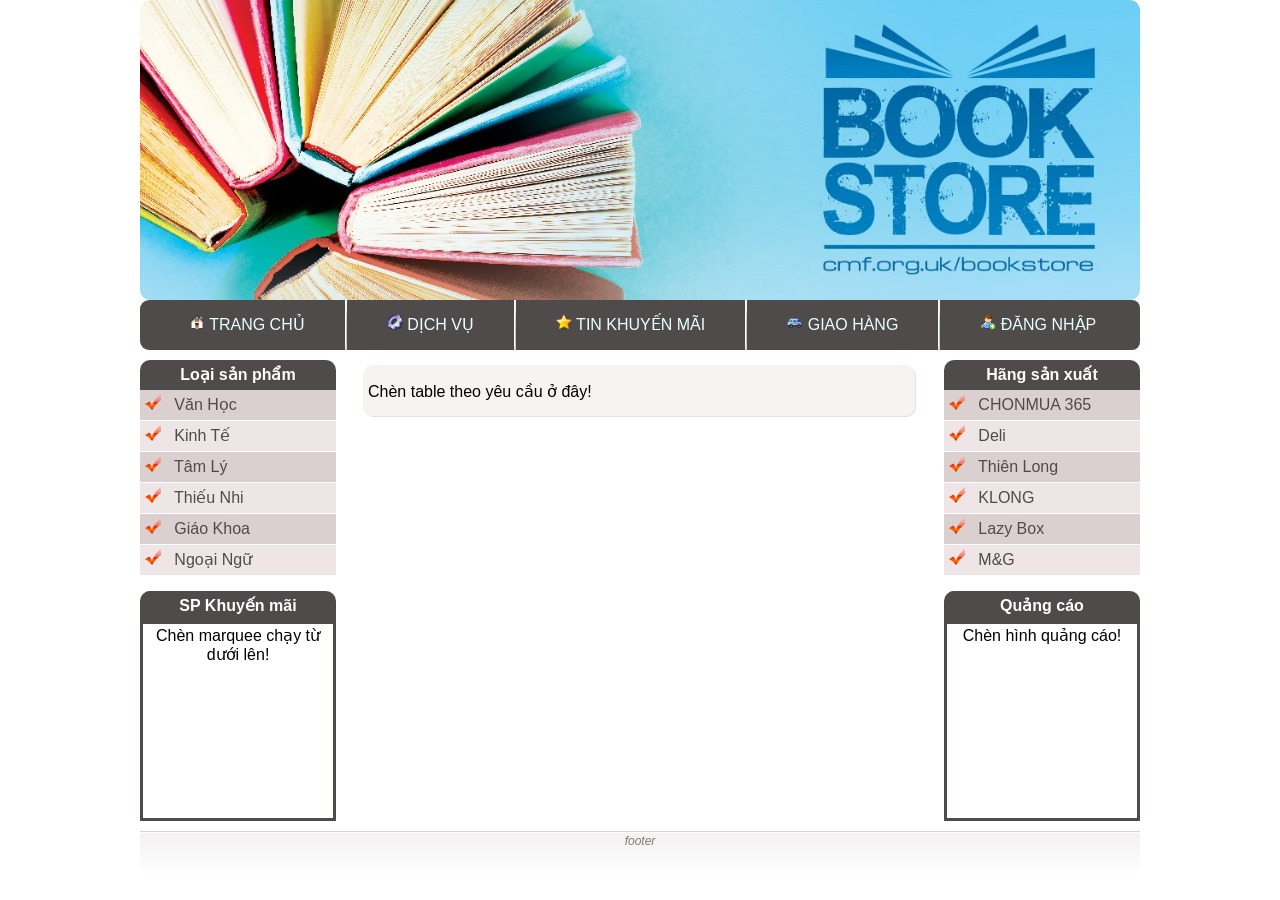
<file: Lab/Lab02/Vi_du_Lab01/index.html>
<!DOCTYPE html PUBLIC "-//W3C//DTD XHTML 1.0 Transitional//EN" "http://www.w3.org/TR/xhtml1/DTD/xhtml1-transitional.dtd">
<html xmlns="http://www.w3.org/1999/xhtml">


<!-- Mirrored from th-w.onrender.com/Lab/Lab02/Vi_du_Lab01/index.html by HTTrack Website Copier/3.x [XR&CO'2014], Mon, 11 May 2026 11:03:59 GMT -->
<!-- Added by HTTrack --><meta http-equiv="content-type" content="text/html;charset=utf-8" /><!-- /Added by HTTrack -->
<head>
    <meta http-equiv="Content-Type" content="text/html; charset=utf-8" />
    <title>BookStore</title>
    <!-- CSS -->
    <link rel="stylesheet" href="path/to/fork-awesome/css/fork-awesome.min.css">
    <link rel="stylesheet" href="styles/main.css" />
</head>

<body>
    <div id="container">

        <!-- Hình Banner hoặc Logo  -->
        <div id="header">
            <div id="banner_logo">
                <a href="#"> <img src="images/bookstoreBanner.jpg"  alt="" style="border-radius: 10px;" width="1000px" height="300px" ></a>
            </div>
        </div>

        <!-- MENU CHÍNH  -->
        <div id="menu">
            <div id="menu_left_corner"></div>

            <div id="menu_content">
                <ul id="hmenu">
                    <li>
                        <a href="#"><img src="images/layout/home.png" /> TRANG CHỦ</a>
                    </li>
                    <li class="devider">&nbsp;</li>
                    <li>
                        <a href="#"><img src="images/layout/services.png" /> DỊCH VỤ</a>
                    </li>
                    <li class="devider">&nbsp;</li>
                    <li>
                        <a href="#"><img src="images/layout/favs.png" /> TIN KHUYẾN MÃI</a>
                    </li>
                    <li class="devider">&nbsp;</li>
                    <li>
                        <a href="#"><img src="images/layout/car.png" /> GIAO HÀNG</a>
                    </li>
                    <li class="devider">&nbsp;</li>
                    <li>
                        <a href="#"><img src="images/layout/user_add.png" /> ĐĂNG NHẬP</a>
                    </li>
                </ul>
            </div>
            
            <div id="menu_right_corner"></div>
            <div style="clear:both"></div>
        </div>

        <div id="path"></div>
        <div id="main">

            <!-- MENU bên trái -->
            <div id="left">
                <div class="title">Loại sản phẩm</div>
                <ul class="categories">

                    <li class="lmenu1">
                        <a href="#"> <img src="images/layout/checked.png" /> &nbsp;&nbsp;Văn Học</a>
                    </li>
                    <li class="lmenu2">
                        <a href="#"> <img src="images/layout/checked.png" /> &nbsp;&nbsp;Kinh Tế</a>
                    </li>
                    <li class="lmenu1">
                        <a href="#"> <img src="images/layout/checked.png" /> &nbsp;&nbsp;Tâm Lý</a>
                    </li>
                    <li class="lmenu2">
                        <a href="#"> <img src="images/layout/checked.png" /> &nbsp;&nbsp;Thiếu Nhi</a>
                    </li>
                    <li class="lmenu1">
                        <a href="#"> <img src="images/layout/checked.png" /> &nbsp;&nbsp;Giáo Khoa</a>
                    </li>
                    <li class="lmenu2">
                        <a href="#"> <img src="images/layout/checked.png" /> &nbsp;&nbsp;Ngoại Ngữ</a>
                    </li>
                </ul>
                <div class="box">
                    <div class="title">SP Khuyến mãi</div>
                    <div class="box_content" style="height:190px;">
                    <!-- Chèn thẻ marquee chạy các sp khuyến mãi ở đây -->
                        Chèn marquee chạy từ dưới lên!
                    </div>
                </div>

                </div>
        </div>

            <!-- CONTENT hiển thị ở giữa  -->
            <div id="content">
                <div class="big_box" style="align-content: center;">
                    <div class="big_box_top"></div>
                    <div class="big_box_mid">
                        Chèn table theo yêu cầu ở đây!
                    </div>
                    <div class="big_box_bot"></div>
                </div>
            </div>

            <!-- MENU bên phải  -->
            <div id="right">
                <div class="title">Hãng sản xuất</div>
                <ul class="categories">

                    <li class="lmenu1">
                        <a href="#"> <img src="images/layout/checked.png" /> &nbsp;&nbsp;CHONMUA 365</a>
                    </li>
                    <li class="lmenu2">
                        <a href="#"> <img src="images/layout/checked.png" /> &nbsp;&nbsp;Deli</a>
                    </li>
                    <li class="lmenu1">
                        <a href="#"> <img src="images/layout/checked.png" /> &nbsp;&nbsp;Thiên Long</a>
                    </li>
                    <li class="lmenu2">
                        <a href="#"> <img src="images/layout/checked.png" /> &nbsp;&nbsp;KLONG</a>
                    </li>
                    <li class="lmenu1">
                        <a href="#"> <img src="images/layout/checked.png" /> &nbsp;&nbsp;Lazy Box</a>
                    </li>
                    <li class="lmenu2">
                        <a href="#"> <img src="images/layout/checked.png" /> &nbsp;&nbsp;M&G</a>
                    </li>
                </ul>
                <div class="box">
                    <div class="title">Quảng cáo</div>
                    <div class="box_content" style="height:190px; text-align: center;">
                        Chèn hình quảng cáo!
                    </div>
                </div>
            </div>
            <div style="clear:both; height:10px;"></div>
            <div id="footer">
                footer
            </div>

    </div>
</body>


<!-- Mirrored from th-w.onrender.com/Lab/Lab02/Vi_du_Lab01/index.html by HTTrack Website Copier/3.x [XR&CO'2014], Mon, 11 May 2026 11:04:01 GMT -->
</html>
</file>
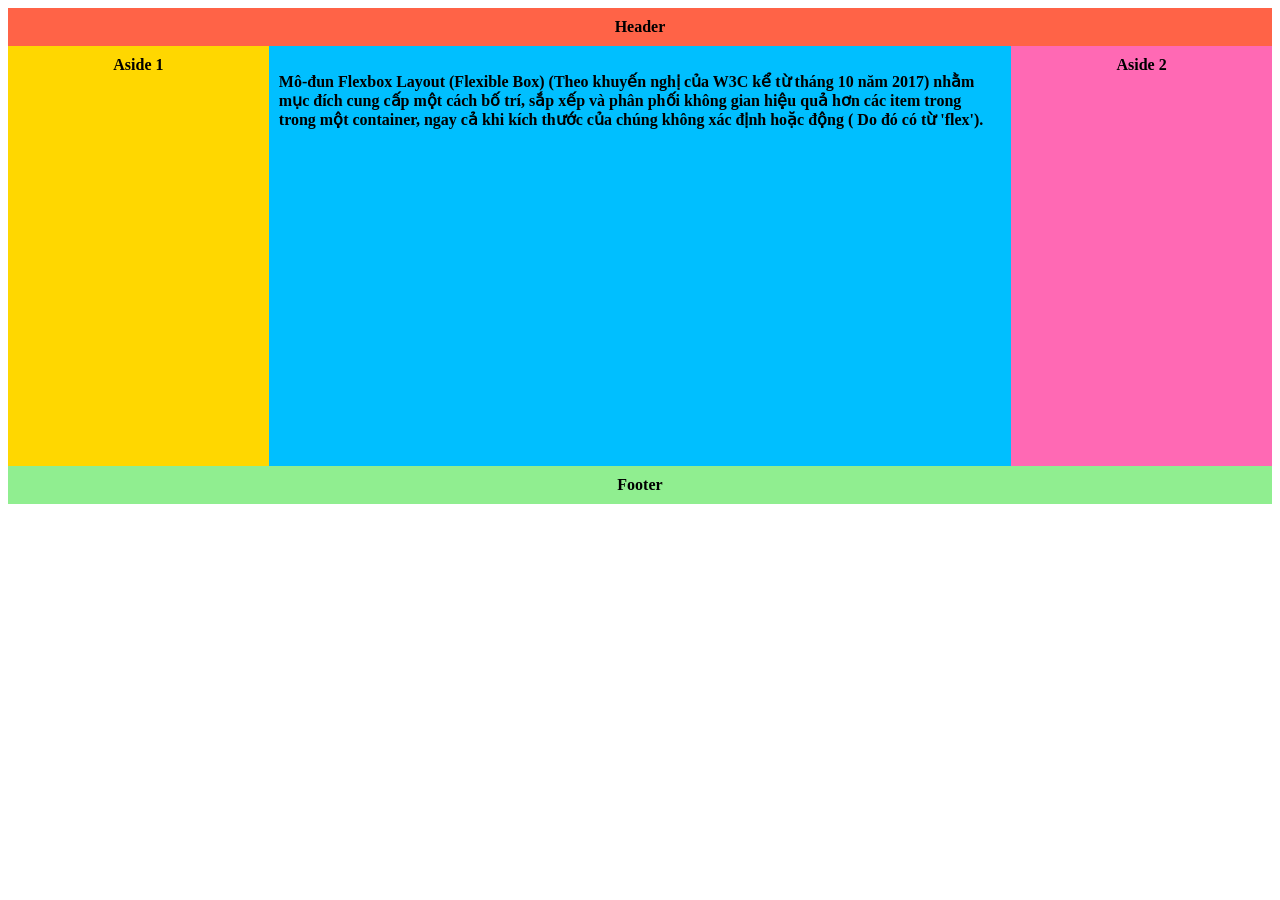
<file: Lab/Lab06/Bai_2_Minh_hoa_layout/index.html>
<!DOCTYPE html>
<html>


<!-- Mirrored from th-w.onrender.com/Lab/Lab06/Bai_2_Minh_hoa_layout/index.html by HTTrack Website Copier/3.x [XR&CO'2014], Mon, 11 May 2026 11:04:22 GMT -->
<!-- Added by HTTrack --><meta http-equiv="content-type" content="text/html;charset=utf-8" /><!-- /Added by HTTrack -->
<head>
	<meta http-equiv="Content-Type" content="text/html; charset=utf-8" />
    <link rel="stylesheet" href="css/style.css">
</head>

<body>
    <div class="wrapper">
        <header class="header-flex-2">Header</header>
        <article class="main">
            <p>Mô-đun Flexbox Layout (Flexible Box) (Theo khuyến nghị của W3C kể từ tháng 10 năm 2017) nhằm mục đích
                cung cấp một cách bố trí, sắp xếp và phân phối không gian hiệu quả hơn các item trong trong một
                container, ngay cả khi kích thước của chúng không xác định hoặc động ( Do đó có từ 'flex').</p>
        </article>
        <aside class="aside aside-1">Aside 1</aside>
        <aside class="aside aside-2">Aside 2</aside>
        <footer class="footer-flex-2">Footer</footer>
    </div>
</body>


<!-- Mirrored from th-w.onrender.com/Lab/Lab06/Bai_2_Minh_hoa_layout/index.html by HTTrack Website Copier/3.x [XR&CO'2014], Mon, 11 May 2026 11:04:22 GMT -->
</html>
</file>
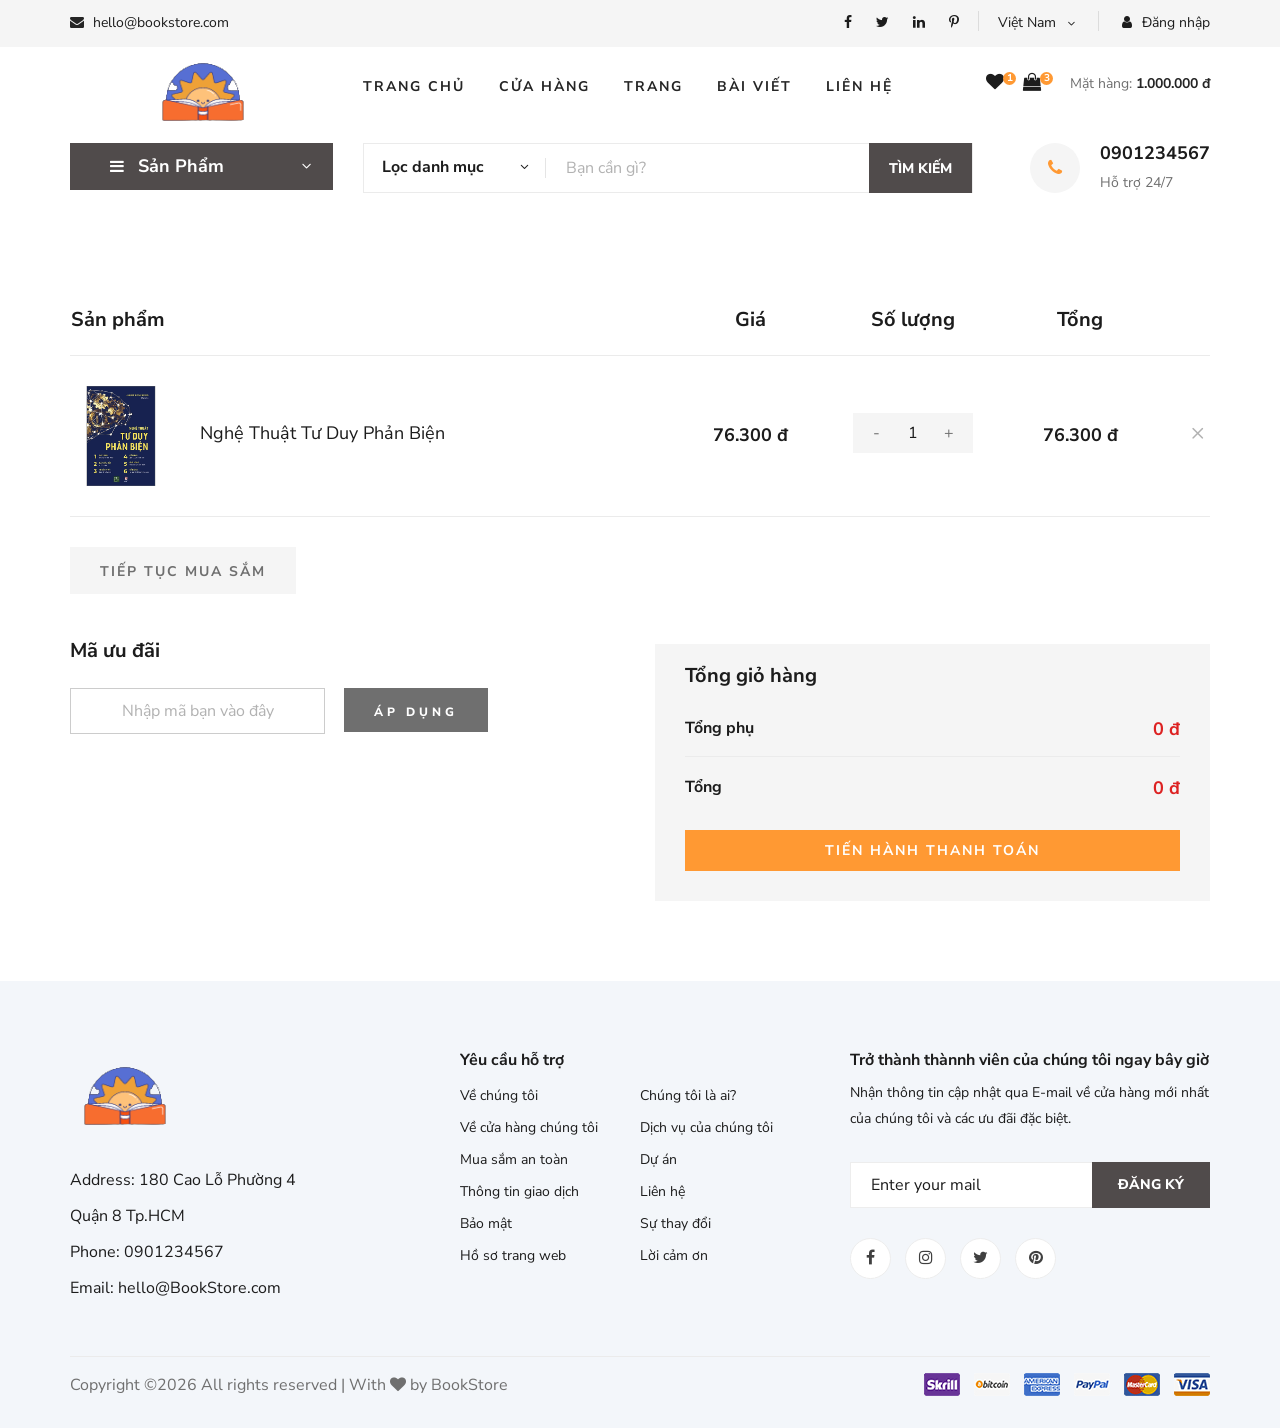
<file: Lab/Lab07/demo_bai_2/index.html>
<!DOCTYPE html>
<html lang="zxx">

<head>
    <meta charset="UTF-8">
    <meta name="description" content="Ogani Template">
    <meta name="keywords" content="Ogani, unica, creative, html">
    <meta name="viewport" content="width=device-width, initial-scale=1.0">
    <meta http-equiv="X-UA-Compatible" content="ie=edge">
    <title>Nice | BookStore</title>
    
    <!-- Google Font -->
    <link href="https://fonts.googleapis.com/css2?family=Nunito Sans:wght@200;300;400;600;900&display=swap" rel="stylesheet">
    
    <!-- Css Styles -->
    <link rel="stylesheet" href="css/bootstrap.min.css" type="text/css">
    <link rel="stylesheet" href="css/font-awesome.min.css" type="text/css">
    <link rel="stylesheet" href="css/elegant-icons.css" type="text/css">
    <link rel="stylesheet" href="css/nice-select.css" type="text/css">
    <link rel="stylesheet" href="css/jquery-ui.min.css" type="text/css">
    <link rel="stylesheet" href="css/owl.carousel.min.css" type="text/css">
    <link rel="stylesheet" href="css/slicknav.min.css" type="text/css">
    <link rel="stylesheet" href="css/style.css" type="text/css">


</head>

<body>
    <!-- Page Preloder -->
    <div id="preloder">
        <div class="loader"></div>
    </div>

    <!-- Humberger Begin -->
    <div class="humberger__menu__overlay"></div>
    <div class="humberger__menu__wrapper">
        <div class="humberger__menu__logo">
            <a href="#"><img src="img/logo.png" alt=""></a>
        </div>
        <div class="humberger__menu__cart">
            <ul>
                <li><a href="#"><i class="fa fa-heart"></i> <span>1</span></a></li>
                <li><a href="#"><i class="fa fa-shopping-bag"></i> <span>3</span></a></li>
            </ul>
            <div class="header__cart__price">Mặt hàng: <span>1.000.000 đ</span></div>
        </div>
        <div class="humberger__menu__widget">
            <div class="header__top__right__language">
                <div>Việt Nam</div>
                <span class="arrow_carrot-down"></span>
                <ul>
                    <li><a href="#">Spanis</a></li>
                    <li><a href="#">English</a></li>
                </ul>
            </div>
            <div class="header__top__right__auth">
                <a href="#"><i class="fa fa-user"></i> Đăng nhập</a>
            </div>
        </div>
        <nav class="humberger__menu__nav mobile-menu">
            <ul>
                <li><a href="./index.html">Trang chủ</a></li>
                <li><a href="./shop-grid.html">Cửa hàng</a></li>
                <li><a href="#">Trang</a>
                    <ul class="header__menu__dropdown">
                        <li><a href="./shop-details.html">Cửa hàng chi tiết</a></li>
                        <li><a href="./shoping-cart.html">Giỏ hàng</a></li>
                        <li><a href="./checkout.html">Thủ tục thanh toán</a></li>
                        <li><a href="./blog-details.html">Chi tiết bài viết</a></li>
                    </ul>
                </li>
                <li><a href="./blog.html">Bài viết</a></li>
                <li><a href="./contact.html">Liên hệ</a></li>
            </ul>
        </nav>
        <div id="mobile-menu-wrap"></div>
        <div class="header__top__right__social">
            <a href="#"><i class="fa fa-facebook"></i></a>
            <a href="#"><i class="fa fa-twitter"></i></a>
            <a href="#"><i class="fa fa-linkedin"></i></a>
            <a href="#"><i class="fa fa-pinterest-p"></i></a>
        </div>
        <div class="humberger__menu__contact">
            <ul>
                <li><i class="fa fa-envelope"></i> hello@bookstore.com</li>
            </ul>
        </div>
    </div>
    <!-- Humberger End -->

    <!-- Header Section Begin -->
    <header class="header">
        <div class="header__top">
            <div class="container">
                <div class="row">
                    <div class="col-lg-6 col-md-6">
                        <div class="header__top__left">
                            <ul>
                                <li><i class="fa fa-envelope"></i> hello@bookstore.com</li>
                            </ul>
                        </div>
                    </div>
                    <div class="col-lg-6 col-md-6">
                        <div class="header__top__right">
                            <div class="header__top__right__social">
                                <a href="#"><i class="fa fa-facebook"></i></a>
                                <a href="#"><i class="fa fa-twitter"></i></a>
                                <a href="#"><i class="fa fa-linkedin"></i></a>
                                <a href="#"><i class="fa fa-pinterest-p"></i></a>
                            </div>
                            <div class="header__top__right__language">
                                <div>Việt Nam</div>
                                <span class="arrow_carrot-down"></span>
                                <ul>
                                    <li><a href="#">Spanis</a></li>
                                    <li><a href="#">English</a></li>
                                </ul>
                            </div>
                            <div class="header__top__right__auth">
                                <a href="#"><i class="fa fa-user"></i> Đăng nhập</a>
                            </div>
                        </div>
                    </div>
                </div>
            </div>
        </div>
        <div class="container">
            <div class="row">
                <div class="col-lg-3">
                    <div class="header__logo">
                        <a href="./index.html"><img src="img/logo.png" alt=""></a>
                    </div>
                </div>
                <div class="col-lg-6">
                    <nav class="header__menu">
                        <ul class="ul-menu">
                            <li><a href="./index.html">Trang chủ</a></li>
                            <li><a href="./shop-grid.html">Cửa hàng</a></li>
                            <li><a href="#">Trang</a>
                                <ul class="header__menu__dropdown">
                                    <li><a href="./shop-details.html">Cửa hàng chi tiết</a></li>
                                    <li><a href="./shoping-cart.html">Giỏ hàng</a></li>
                                    <li><a href="./checkout.html">Thủ tục thanh toán</a></li>
                                    <li><a href="./blog-details.html">Chi tiết bài viết</a></li>
                                </ul>
                            </li>
                            <li><a href="./blog.html">Bài viết</a></li>
                            <li><a href="./contact.html">Liên hệ</a></li>
                        </ul>
                    </nav>
                </div>
                <div class="col-lg-3">
                    <div class="header__cart">
                        <ul>
                            <li><a href="#"><i class="fa fa-heart"></i> <span>1</span></a></li>
                            <li><a href="#"><i class="fa fa-shopping-bag"></i> <span>3</span></a></li>
                        </ul>
                        <div class="header__cart__price">Mặt hàng: <span>1.000.000 đ</span></div>
                    </div>
                </div>
            </div>
            <div class="humberger__open">
                <i class="fa fa-bars"></i>
            </div>
        </div>
    </header>
    <!-- Header Section End -->

    <!-- Hero Section Begin -->
    <section class="hero hero-normal">
        <div class="container">
            <div class="row">
                <div class="col-lg-3">
                    <div class="hero__categories">
                        <div class="hero__categories__all">
                            <i class="fa fa-bars"></i>
                            <span>Sản Phẩm</span>
                        </div>
                        <ul>
                            <li><a href="#">Văn học</a></li>
                            <li><a href="#">Kinh tế</a></li>
                            <li><a href="#">Thiếu nhi</a></li>
                            <li><a href="#">Kĩ năng sống</a></li>
                            <li><a href="#">Giáo khoa</a></li>
                            <li><a href="#">Từ điển</a></li>
                            <li><a href="#">Lịch sử</a></li>
                            <li><a href="#">Y học</a></li>
                            <li><a href="#">Tạp chí</a></li>
                            <li><a href="#">Ngoại ngữ</a></li>
                            <li><a href="#">Giáo trình</a></li>
                        </ul>
                    </div>
                </div>
                <div class="col-lg-9">
                    <div class="hero__search">
                        <div class="hero__search__form">
                            <form action="#">
                                <div class="hero__search__categories">
                                    Lọc danh mục
                                    <span class="arrow_carrot-down"></span>
                                </div>
                                <input type="text" placeholder="Bạn cần gì?">
                                <button type="submit" class="site-btn">TÌM KIẾM</button>
                            </form>
                        </div>
                        <div class="hero__search__phone">
                            <div class="hero__search__phone__icon">
                                <i class="fa fa-phone"></i>
                            </div>
                            <div class="hero__search__phone__text">
                                <h5>0901234567</h5>
                                <span>Hỗ trợ 24/7 </span>
                            </div>
                        </div>
                    </div>
                </div>
            </div>
        </div>
    </section>
    <!-- Hero Section End -->

    <!-- Shoping Cart Section Begin -->
    <section class="shoping-cart spad">
        <div class="container">
            <div class="row">
                <div class="col-lg-12">
                    <div class="shoping__cart__table">
                        <table>
                            <thead>
                                <tr>
                                    <th class="shoping__product">Sản phẩm</th>
                                    <th>Giá</th>
                                    <th>Số lượng</th>
                                    <th>Tổng</th>
                                    <th></th>
                                </tr>
                            </thead>
                            <tbody>
                                <tr>
                                    <td class="shoping__cart__item">
                                        <img src="img/featured/Book_2.jpg" alt="" width="100px">
                                        <h5>Nghệ Thuật Tư Duy Phản Biện</h5>
                                    </td>
                                    <td class="shoping__cart__price">
                                        76.300 đ
                                    </td>
                                    <td class="shoping__cart__quantity">
                                        <div class="quantity">
                                            <div class="pro-qty">
                                                <input value="1" id="quantity" >
                                            </div>
                                        </div>
                                    </td>
                                    <td class="shoping__cart__total" id="total">
                                        76.300 đ
                                    </td>
                                    <td class="shoping__cart__item__close">
                                        <span class="icon_close"></span>
                                    </td>
                                </tr>
                            </tbody>
                        </table>
                    </div>
                </div>
            </div>
            <div class="row">
                <div class="col-lg-12">
                    <div class="shoping__cart__btns">
                        <a href="#" class="primary-btn cart-btn">TIẾP TỤC MUA SẮM</a>
                    </div>
                </div>
                <div class="col-lg-6">
                    <div class="shoping__continue">
                        <div class="shoping__discount">
                            <h5>Mã ưu đãi</h5>
                            <form action="#">
                                <input type="text" placeholder="Nhập mã bạn vào đây">
                                <button type="submit" class="site-btn">ÁP DỤNG</button>
                            </form>
                        </div>
                    </div>
                </div>
                <div class="col-lg-6">
                    <div class="shoping__checkout">
                        <h5>Tổng giỏ hàng</h5>
                        <ul>
                            <li>Tổng phụ <span>0 đ</span></li>
                            <li>Tổng <span>0 đ</span></li>
                        </ul>
                        <a href="#" class="primary-btn">Tiến hành thanh toán</a>
                    </div>
                </div>
            </div>
        </div>
    </section>
    <!-- Shoping Cart Section End -->


    <!-- Footer Section Begin -->
    <footer class="footer spad">
        <div class="container">
            <div class="row">
                <div class="col-lg-3 col-md-6 col-sm-6">
                    <div class="footer__about">
                        <div class="footer__about__logo">
                            <a href="./index.html"><img src="img/logo.png" alt=""></a>
                        </div>
                        <ul>
                            <li>Address: 180 Cao Lỗ Phường 4 Quận 8 Tp.HCM</li>
                            <li>Phone: 0901234567</li>
                            <li>Email: hello@BookStore.com</li>
                        </ul>
                    </div>
                </div>
                <div class="col-lg-4 col-md-6 col-sm-6 offset-lg-1">
                    <div class="footer__widget">
                        <h6>
                            Yêu cầu hỗ trợ</h6>
                        <ul>
                            <li><a href="#">Về chúng tôi</a></li>
                            <li><a href="#">Về cửa hàng chúng tôi</a></li>
                            <li><a href="#">Mua sắm an toàn</a></li>
                            <li><a href="#">Thông tin giao dịch</a></li>
                            <li><a href="#">Bảo mật</a></li>
                            <li><a href="#">Hồ sơ trang web</a></li>
                        </ul>
                        <ul>
                            <li><a href="#">Chúng tôi là ai?</a></li>
                            <li><a href="#">Dịch vụ của chúng tôi</a></li>
                            <li><a href="#">Dự án</a></li>
                            <li><a href="#">Liên hệ</a></li>
                            <li><a href="#">Sự thay đổi</a></li>
                            <li><a href="#">Lời cảm ơn</a></li>
                        </ul>
                    </div>
                </div>
                <div class="col-lg-4 col-md-12">
                    <div class="footer__widget">
                        <h6>Trở thành thànnh viên của chúng tôi ngay bây giờ</h6>
                        <p>Nhận thông tin cập nhật qua E-mail về cửa hàng mới nhất của chúng tôi và các ưu đãi đặc biệt.</p>
                        <form action="#">
                            <input type="text" placeholder="Enter your mail">
                            <button type="submit" class="site-btn">Đăng ký</button>
                        </form>
                        <div class="footer__widget__social">
                            <a href="#"><i class="fa fa-facebook"></i></a>
                            <a href="#"><i class="fa fa-instagram"></i></a>
                            <a href="#"><i class="fa fa-twitter"></i></a>
                            <a href="#"><i class="fa fa-pinterest"></i></a>
                        </div>
                    </div>
                </div>
            </div>
            <div class="row">
                <div class="col-lg-12">
                    <div class="footer__copyright">
                        <div class="footer__copyright__text"><p>
  Copyright &copy;<script>document.write(new Date().getFullYear());</script> All rights reserved | With <i class="fa fa-heart" aria-hidden="true"></i> by BookStore</a>
  </p></div>
                        <div class="footer__copyright__payment"><img src="img/payment-item.png" alt=""></div>
                    </div>
                </div>
            </div>
        </div>
    </footer>
    <!-- Footer Section End -->

    <!-- Js Plugins -->
    <script src="js/jquery-3.3.1.min.js"></script>
    <script src="js/bootstrap.min.js"></script>
    <script src="js/jquery.nice-select.min.js"></script>
    <script src="js/jquery-ui.min.js"></script>
    <script src="js/jquery.slicknav.js"></script>
    <script src="js/mixitup.min.js"></script>
    <script src="js/owl.carousel.min.js"></script>
    <script src="js/main.js"></script>


</body>

</html>
</file>
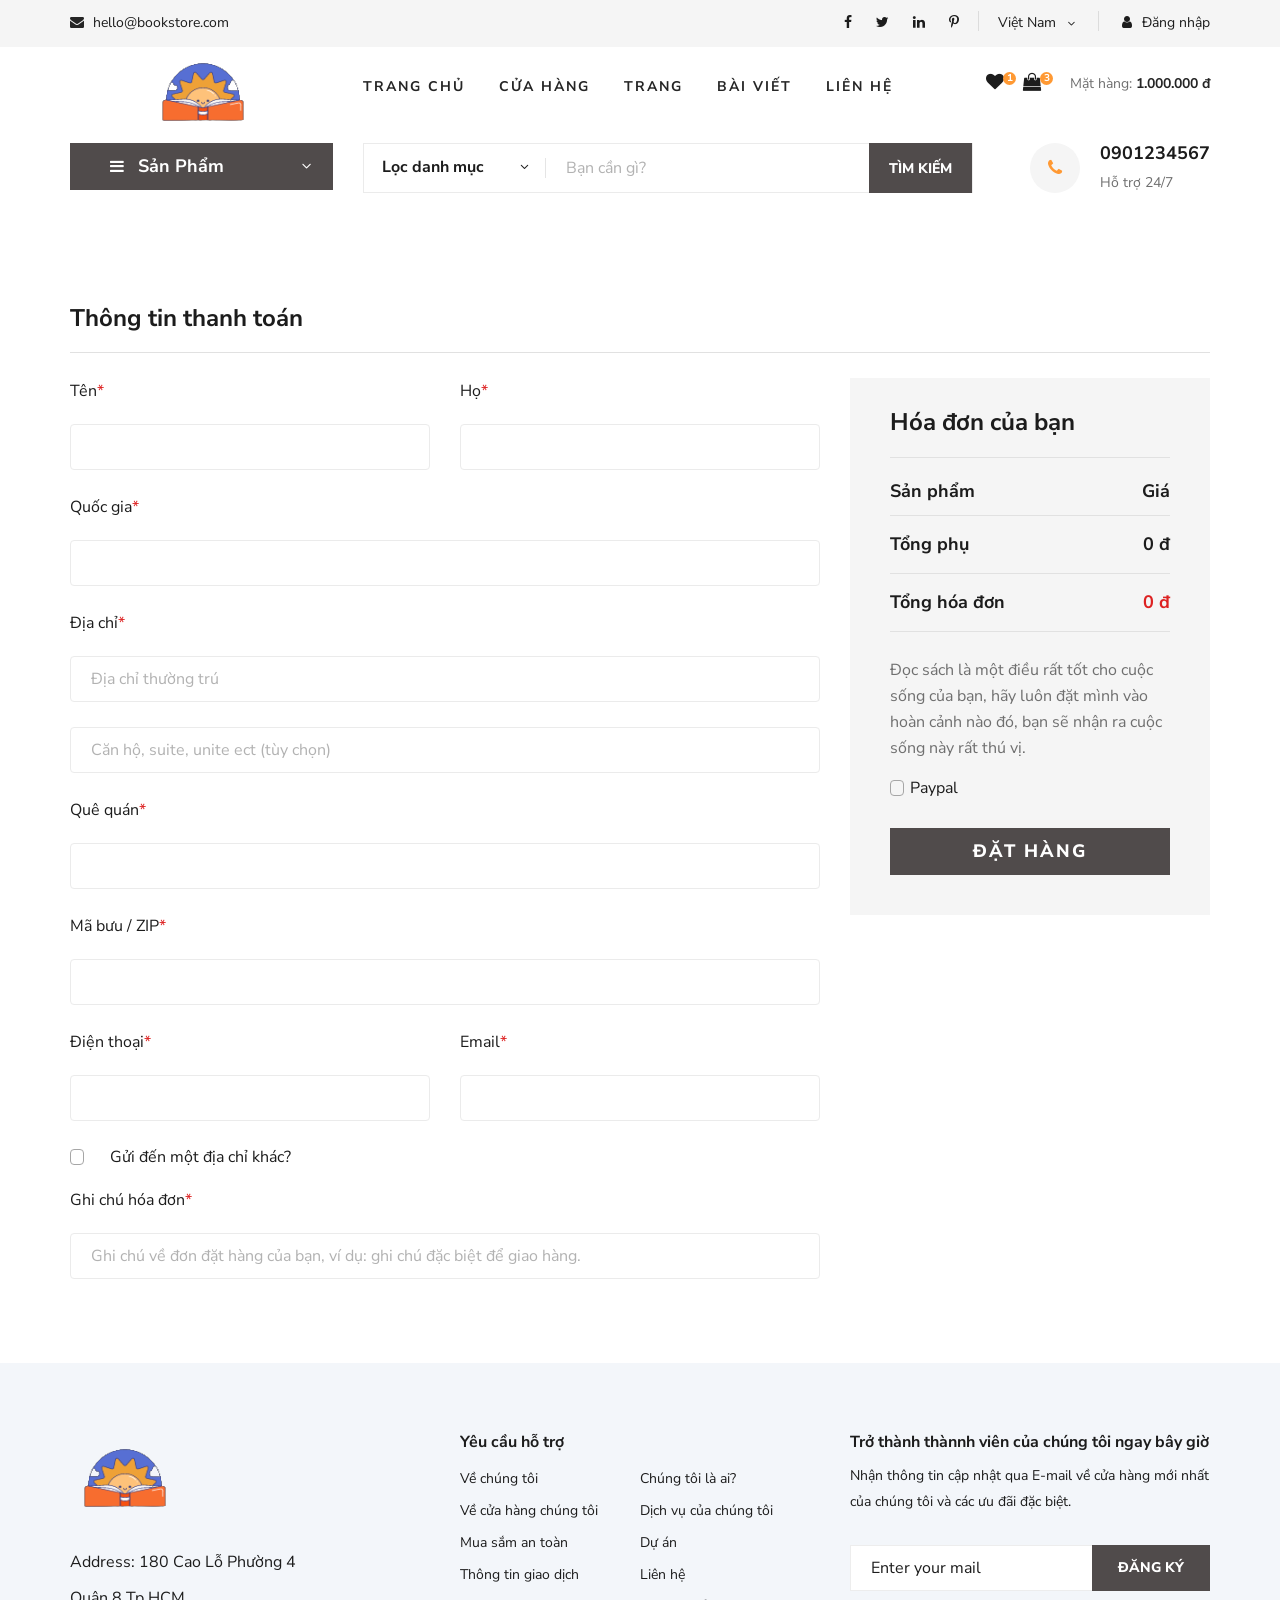
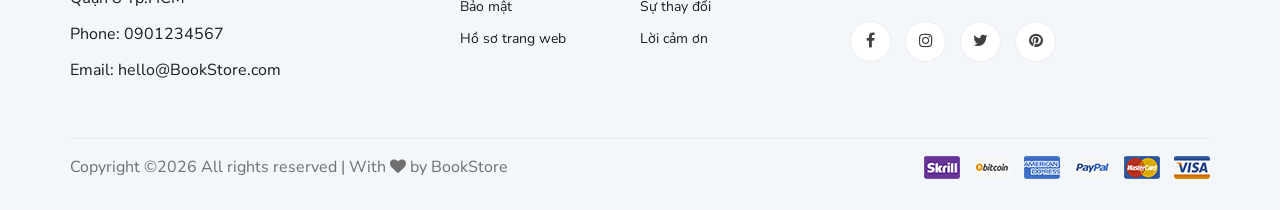
<file: Lab/Lab07/Vi_du/index.html>
<!DOCTYPE html>
<html lang="zxx">

<head>
    <meta charset="UTF-8">
    <meta name="description" content="Ogani Template">
    <meta name="keywords" content="Ogani, unica, creative, html">
    <meta name="viewport" content="width=device-width, initial-scale=1.0">
    <meta http-equiv="X-UA-Compatible" content="ie=edge">
    <title>Nice | BookStore</title>
    
    <!-- Google Font -->
    <link href="https://fonts.googleapis.com/css2?family=Nunito Sans:wght@200;300;400;600;900&display=swap" rel="stylesheet">
    
    <!-- Css Styles -->
    <link rel="stylesheet" href="css/bootstrap.min.css" type="text/css">
    <link rel="stylesheet" href="css/font-awesome.min.css" type="text/css">
    <link rel="stylesheet" href="css/elegant-icons.css" type="text/css">
    <link rel="stylesheet" href="css/nice-select.css" type="text/css">
    <link rel="stylesheet" href="css/jquery-ui.min.css" type="text/css">
    <link rel="stylesheet" href="css/owl.carousel.min.css" type="text/css">
    <link rel="stylesheet" href="css/slicknav.min.css" type="text/css">
    <link rel="stylesheet" href="css/style.css" type="text/css">


    <style>
        .error-message {
            color: red;
            font-size: 14px; 
            margin-top: 5px; 
        }
    </style>
</head>

<body>
    <!-- Page Preloder -->
    <div id="preloder">
        <div class="loader"></div>
    </div>

    <!-- Humberger Begin -->
    <div class="humberger__menu__overlay"></div>
    <div class="humberger__menu__wrapper">
        <div class="humberger__menu__logo">
            <a href="#"><img src="img/logo.png" alt=""></a>
        </div>
        <div class="humberger__menu__cart">
            <ul>
                <li><a href="#"><i class="fa fa-heart"></i> <span>1</span></a></li>
                <li><a href="#"><i class="fa fa-shopping-bag"></i> <span>3</span></a></li>
            </ul>
            <div class="header__cart__price">Mặt hàng: <span>1.000.000 đ</span></div>
        </div>
        <div class="humberger__menu__widget">
            <div class="header__top__right__language">
                <div>Việt Nam</div>
                <span class="arrow_carrot-down"></span>
                <ul>
                    <li><a href="#">Spanis</a></li>
                    <li><a href="#">English</a></li>
                </ul>
            </div>
            <div class="header__top__right__auth">
                <a href="#"><i class="fa fa-user"></i> Đăng nhập</a>
            </div>
        </div>
        <nav class="humberger__menu__nav mobile-menu">
            <ul>
                <li><a href="./index.html">Trang chủ</a></li>
                <li><a href="./shop-grid.html">Cửa hàng</a></li>
                <li><a href="#">Trang</a>
                    <ul class="header__menu__dropdown">
                        <li><a href="./shop-details.html">Cửa hàng chi tiết</a></li>
                        <li><a href="./shoping-cart.html">Giỏ hàng</a></li>
                        <li><a href="./checkout.html">Thủ tục thanh toán</a></li>
                        <li><a href="./blog-details.html">Chi tiết bài viết</a></li>
                    </ul>
                </li>
                <li><a href="./blog.html">Bài viết</a></li>
                <li><a href="./contact.html">Liên hệ</a></li>
            </ul>
        </nav>
        <div id="mobile-menu-wrap"></div>
        <div class="header__top__right__social">
            <a href="#"><i class="fa fa-facebook"></i></a>
            <a href="#"><i class="fa fa-twitter"></i></a>
            <a href="#"><i class="fa fa-linkedin"></i></a>
            <a href="#"><i class="fa fa-pinterest-p"></i></a>
        </div>
        <div class="humberger__menu__contact">
            <ul>
                <li><i class="fa fa-envelope"></i> hello@bookstore.com</li>
            </ul>
        </div>
    </div>
    <!-- Humberger End -->

    <!-- Header Section Begin -->
    <header class="header">
        <div class="header__top">
            <div class="container">
                <div class="row">
                    <div class="col-lg-6 col-md-6">
                        <div class="header__top__left">
                            <ul>
                                <li><i class="fa fa-envelope"></i> hello@bookstore.com</li>
                            </ul>
                        </div>
                    </div>
                    <div class="col-lg-6 col-md-6">
                        <div class="header__top__right">
                            <div class="header__top__right__social">
                                <a href="#"><i class="fa fa-facebook"></i></a>
                                <a href="#"><i class="fa fa-twitter"></i></a>
                                <a href="#"><i class="fa fa-linkedin"></i></a>
                                <a href="#"><i class="fa fa-pinterest-p"></i></a>
                            </div>
                            <div class="header__top__right__language">
                                <div>Việt Nam</div>
                                <span class="arrow_carrot-down"></span>
                                <ul>
                                    <li><a href="#">Spanis</a></li>
                                    <li><a href="#">English</a></li>
                                </ul>
                            </div>
                            <div class="header__top__right__auth">
                                <a href="#"><i class="fa fa-user"></i> Đăng nhập</a>
                            </div>
                        </div>
                    </div>
                </div>
            </div>
        </div>
        <div class="container">
            <div class="row">
                <div class="col-lg-3">
                    <div class="header__logo">
                        <a href="./index.html"><img src="img/logo.png" alt=""></a>
                    </div>
                </div>
                <div class="col-lg-6">
                    <nav class="header__menu">
                        <ul class="ul-menu">
                            <li><a href="./index.html">Trang chủ</a></li>
                            <li><a href="./shop-grid.html">Cửa hàng</a></li>
                            <li><a href="#">Trang</a>
                                <ul class="header__menu__dropdown">
                                    <li><a href="./shop-details.html">Cửa hàng chi tiết</a></li>
                                    <li><a href="./shoping-cart.html">Giỏ hàng</a></li>
                                    <li><a href="./checkout.html">Thủ tục thanh toán</a></li>
                                    <li><a href="./blog-details.html">Chi tiết bài viết</a></li>
                                </ul>
                            </li>
                            <li><a href="./blog.html">Bài viết</a></li>
                            <li><a href="./contact.html">Liên hệ</a></li>
                        </ul>
                    </nav>
                </div>
                <div class="col-lg-3">
                    <div class="header__cart">
                        <ul>
                            <li><a href="#"><i class="fa fa-heart"></i> <span>1</span></a></li>
                            <li><a href="#"><i class="fa fa-shopping-bag"></i> <span>3</span></a></li>
                        </ul>
                        <div class="header__cart__price">Mặt hàng: <span>1.000.000 đ</span></div>
                    </div>
                </div>
            </div>
            <div class="humberger__open">
                <i class="fa fa-bars"></i>
            </div>
        </div>
    </header>
    <!-- Header Section End -->

    <!-- Hero Section Begin -->
    <section class="hero hero-normal">
        <div class="container">
            <div class="row">
                <div class="col-lg-3">
                    <div class="hero__categories">
                        <div class="hero__categories__all">
                            <i class="fa fa-bars"></i>
                            <span>Sản Phẩm</span>
                        </div>
                        <ul>
                            <li><a href="#">Văn học</a></li>
                            <li><a href="#">Kinh tế</a></li>
                            <li><a href="#">Thiếu nhi</a></li>
                            <li><a href="#">Kĩ năng sống</a></li>
                            <li><a href="#">Giáo khoa</a></li>
                            <li><a href="#">Từ điển</a></li>
                            <li><a href="#">Lịch sử</a></li>
                            <li><a href="#">Y học</a></li>
                            <li><a href="#">Tạp chí</a></li>
                            <li><a href="#">Ngoại ngữ</a></li>
                            <li><a href="#">Giáo trình</a></li>
                        </ul>
                    </div>
                </div>
                <div class="col-lg-9">
                    <div class="hero__search">
                        <div class="hero__search__form">
                            <form action="#">
                                <div class="hero__search__categories">
                                    Lọc danh mục
                                    <span class="arrow_carrot-down"></span>
                                </div>
                                <input type="text" placeholder="Bạn cần gì?">
                                <button type="submit" class="site-btn">TÌM KIẾM</button>
                            </form>
                        </div>
                        <div class="hero__search__phone">
                            <div class="hero__search__phone__icon">
                                <i class="fa fa-phone"></i>
                            </div>
                            <div class="hero__search__phone__text">
                                <h5>0901234567</h5>
                                <span>Hỗ trợ 24/7 </span>
                            </div>
                        </div>
                    </div>
                </div>
            </div>
        </div>
    </section>
    <!-- Hero Section End -->

     <!-- Checkout Section Begin -->
     <section class="checkout spad">
        <div class="container">
            <div class="checkout__form">
                <h4>Thông tin thanh toán</h4>
                <form id="checkoutForm" action="#">
                    <div class="row">
                        <div class="col-lg-8 col-md-6">
                            <div class="row">
                                <div class="col-lg-6">
                                    <div class="checkout__input">
                                        <p>Tên<span>*</span></p>
                                        <input type="text" id="firstNameInput">
                                        <div class="error-message" id="firstNameErrorMessage"></div>
                                    </div>
                                </div>
                                <div class="col-lg-6">
                                    <div class="checkout__input">
                                        <p>Họ<span>*</span></p>
                                        <input type="text" id="lastNameInput">
                                        <div class="error-message" id="lastNameErrorMessage"></div>
                                    </div>
                                </div>
                            </div>
                            <div class="checkout__input">
                                <p>Quốc gia<span>*</span></p>
                                <input type="text" id="nationInput">
                                <div class="error-message" id="nationErrorMessage"></div>
                            </div>
                            <div class="checkout__input">
                                <p>Địa chỉ<span>*</span></p>
                                <input type="text" placeholder="Địa chỉ thường trú" class="checkout__input__add" id="adresseInput">
                                <div class="error-message" id="adresseErrorMessage"></div>
                                <input type="text" placeholder="Căn hộ, suite, unite ect (tùy chọn)" id="suiteInput">
                                <div class="error-message" id="suiteErrorMessage"></div>
                            </div>
                            <div class="checkout__input">
                                <p>Quê quán<span>*</span></p>
                                <input type="text" id="countryInput">
                                <div class="error-message" id="countryErrorMessage"></div>
                            </div>
                            <div class="checkout__input">
                                <p>Mã bưu / ZIP<span>*</span></p>
                                <input type="text" id="zipInput">
                                <div class="error-message" id="zipErrorMessage"></div>
                            </div>
                            <div class="row">
                                <div class="col-lg-6">
                                    <div class="checkout__input">
                                        <p>Điện thoại<span>*</span></p>
                                        <input type="text" id="numInput">
                                        <div class="error-message" id="numErrorMessage"></div>
                                    </div>
                                </div>
                                <div class="col-lg-6">
                                    <div class="checkout__input">
                                        <p>Email<span>*</span></p>
                                        <input type="text" id="emailInput">
                                        <div class="error-message" id="emailErrorMessage"></div>
                                    </div>
                                </div>
                            </div>
                           
                            <div class="checkout__input__checkbox">
                                <label for="diff-acc">
                                    Gửi đến một địa chỉ khác?
                                    <input type="checkbox" id="diff-acc">
                                    <span class="checkmark"></span>
                                </label>
                            </div>
                            <div class="checkout__input">
                                <p>Ghi chú hóa đơn<span>*</span></p>
                                <input type="text" placeholder="Ghi chú về đơn đặt hàng của bạn, ví dụ: ghi chú đặc biệt để giao hàng." id="noteInput">
                                <div class="error-message" id="noteErrorMessage"></div>
                            </div>
                        </div>
                        <div class="col-lg-4 col-md-6">
                            <div class="checkout__order">
                                <h4>Hóa đơn của bạn</h4>
                                <div class="checkout__order__products">Sản phẩm <span>Giá</span></div>
                               
                                <div class="checkout__order__subtotal">Tổng phụ <span>0 đ</span></div>
                                <div class="checkout__order__total">Tổng hóa đơn <span>0 đ</span></div>
                                <p>Đọc sách là một điều rất tốt cho cuộc sống của bạn, hãy luôn đặt mình vào hoàn cảnh nào đó, bạn sẽ
                                    nhận ra cuộc sống này rất thú vị.
                                </p>
                                <div class="checkout__input__checkbox">
                                    <label for="paypal">
                                        Paypal
                                        <input type="checkbox" id="paypal">
                                        <span class="checkmark"></span>
                                    </label>
                                </div>
                                <button type="button" class="site-btn" onclick="validateForm()">Đặt hàng</button>
                            </div>
                        </div>
                    </div>
                </form>
            </div>
        </div>
    </section>
    <!-- Checkout Section End -->


    <!-- Footer Section Begin -->
    <footer class="footer spad">
        <div class="container">
            <div class="row">
                <div class="col-lg-3 col-md-6 col-sm-6">
                    <div class="footer__about">
                        <div class="footer__about__logo">
                            <a href="./index.html"><img src="img/logo.png" alt=""></a>
                        </div>
                        <ul>
                            <li>Address: 180 Cao Lỗ Phường 4 Quận 8 Tp.HCM</li>
                            <li>Phone: 0901234567</li>
                            <li>Email: hello@BookStore.com</li>
                        </ul>
                    </div>
                </div>
                <div class="col-lg-4 col-md-6 col-sm-6 offset-lg-1">
                    <div class="footer__widget">
                        <h6>
                            Yêu cầu hỗ trợ</h6>
                        <ul>
                            <li><a href="#">Về chúng tôi</a></li>
                            <li><a href="#">Về cửa hàng chúng tôi</a></li>
                            <li><a href="#">Mua sắm an toàn</a></li>
                            <li><a href="#">Thông tin giao dịch</a></li>
                            <li><a href="#">Bảo mật</a></li>
                            <li><a href="#">Hồ sơ trang web</a></li>
                        </ul>
                        <ul>
                            <li><a href="#">Chúng tôi là ai?</a></li>
                            <li><a href="#">Dịch vụ của chúng tôi</a></li>
                            <li><a href="#">Dự án</a></li>
                            <li><a href="#">Liên hệ</a></li>
                            <li><a href="#">Sự thay đổi</a></li>
                            <li><a href="#">Lời cảm ơn</a></li>
                        </ul>
                    </div>
                </div>
                <div class="col-lg-4 col-md-12">
                    <div class="footer__widget">
                        <h6>Trở thành thànnh viên của chúng tôi ngay bây giờ</h6>
                        <p>Nhận thông tin cập nhật qua E-mail về cửa hàng mới nhất của chúng tôi và các ưu đãi đặc biệt.</p>
                        <form action="#">
                            <input type="text" placeholder="Enter your mail">
                            <button type="submit" class="site-btn">Đăng ký</button>
                        </form>
                        <div class="footer__widget__social">
                            <a href="#"><i class="fa fa-facebook"></i></a>
                            <a href="#"><i class="fa fa-instagram"></i></a>
                            <a href="#"><i class="fa fa-twitter"></i></a>
                            <a href="#"><i class="fa fa-pinterest"></i></a>
                        </div>
                    </div>
                </div>
            </div>
            <div class="row">
                <div class="col-lg-12">
                    <div class="footer__copyright">
                        <div class="footer__copyright__text"><p>
  Copyright &copy;<script>document.write(new Date().getFullYear());</script> All rights reserved | With <i class="fa fa-heart" aria-hidden="true"></i> by BookStore</a>
  </p></div>
                        <div class="footer__copyright__payment"><img src="img/payment-item.png" alt=""></div>
                    </div>
                </div>
            </div>
        </div>
    </footer>
    <!-- Footer Section End -->

    <!-- Js Plugins -->
    <script src="js/jquery-3.3.1.min.js"></script>
    <script src="js/bootstrap.min.js"></script>
    <script src="js/jquery.nice-select.min.js"></script>
    <script src="js/jquery-ui.min.js"></script>
    <script src="js/jquery.slicknav.js"></script>
    <script src="js/mixitup.min.js"></script>
    <script src="js/owl.carousel.min.js"></script>
    <script src="js/main.js"></script>



    <!-- JavaScript -->
    <script>
        function validateForm() {
            
            var firstName = firstNameInput.value.trim();
            var email = emailInput.value.trim();

            var isValid = true;

            if (firstName === '') {
                firstNameErrorMessage.textContent = 'Vui lòng nhập tên của bạn.';
                isValid = false;
            } else {
                firstNameErrorMessage.textContent = '';
            }

            if (!validateEmail(emailInput.value)) {
                emailErrorMessage.textContent = 'Vui lòng nhập một địa chỉ email hợp lệ.';
                isValid = false;
            } else {
                emailErrorMessage.textContent = '';
            }
            
            if (isValid) {
                alert('Đặt hàng thành công!');
            }

        }
    
        function validateEmail(email) {
            var emailRegex = /\S+@\S+\.\S+/;
            return emailRegex.test(email);
        }
    
    </script>
    
</body>

</html>
</file>
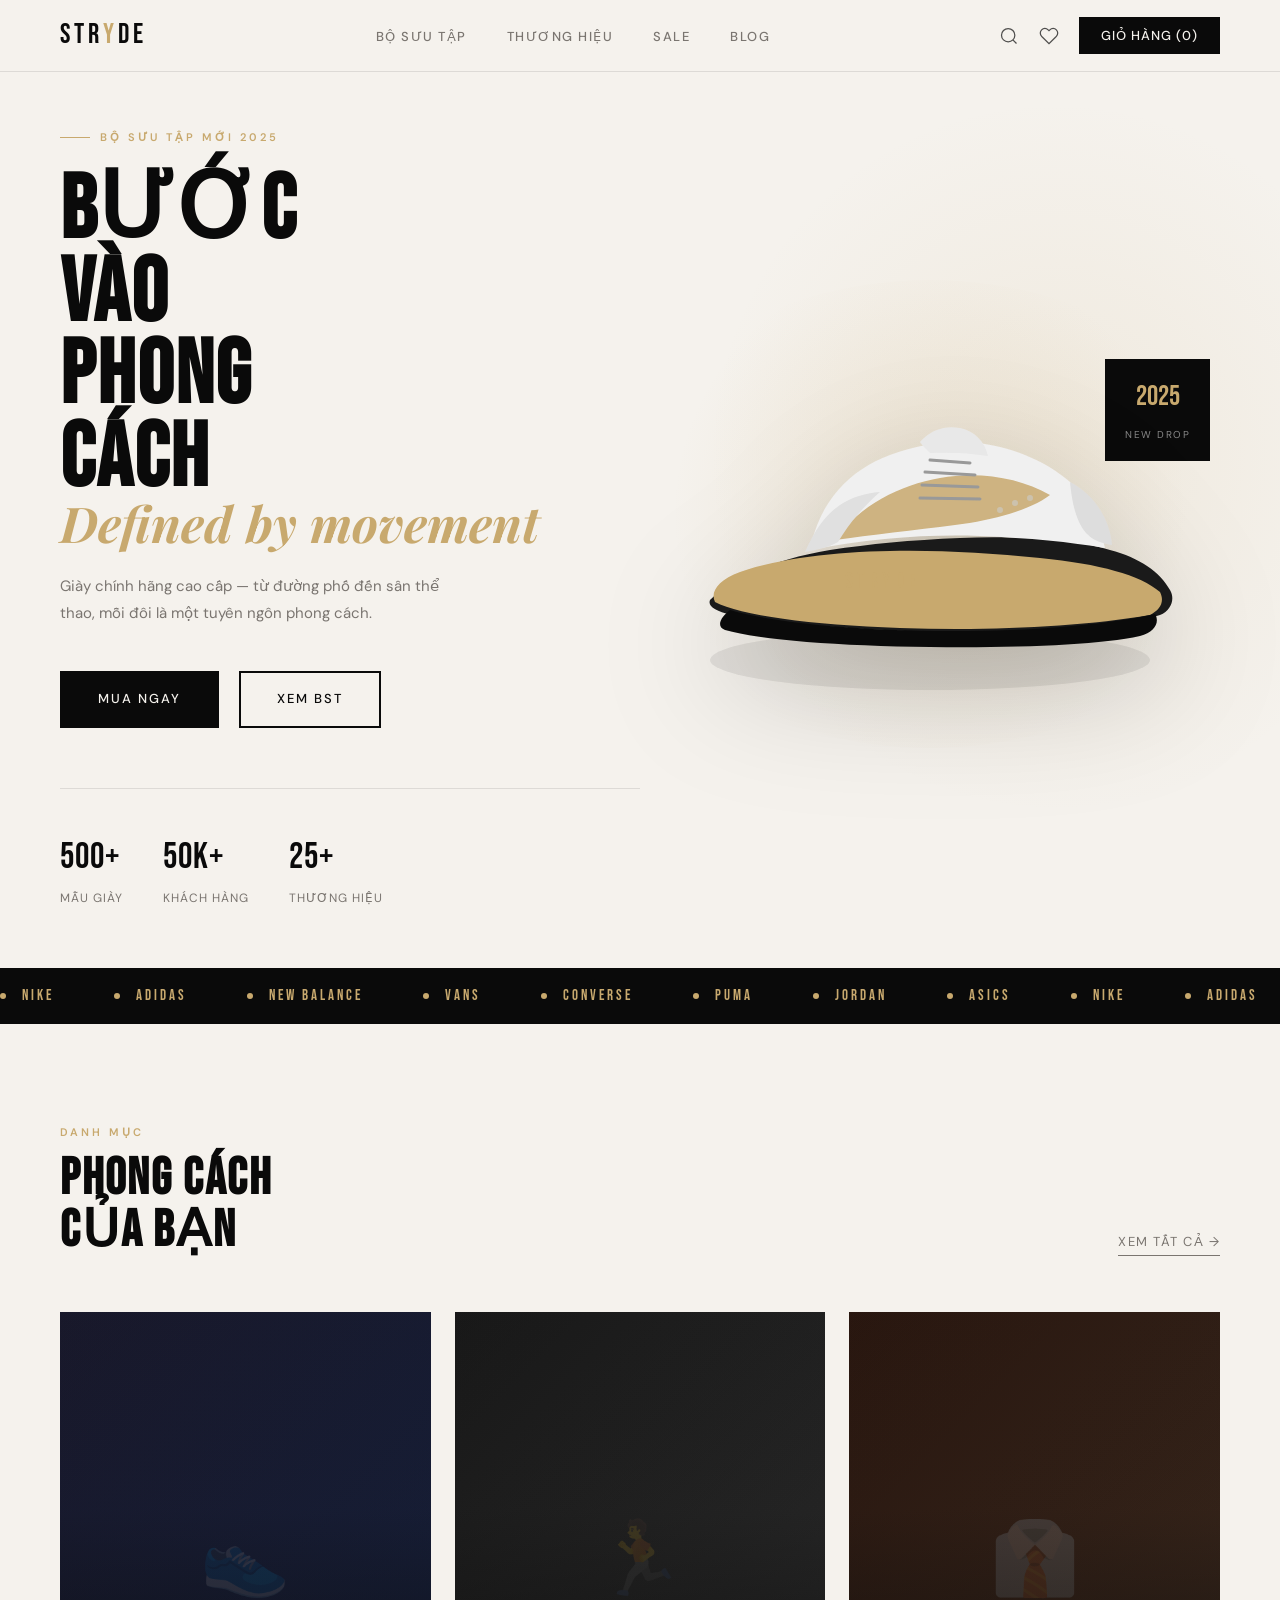
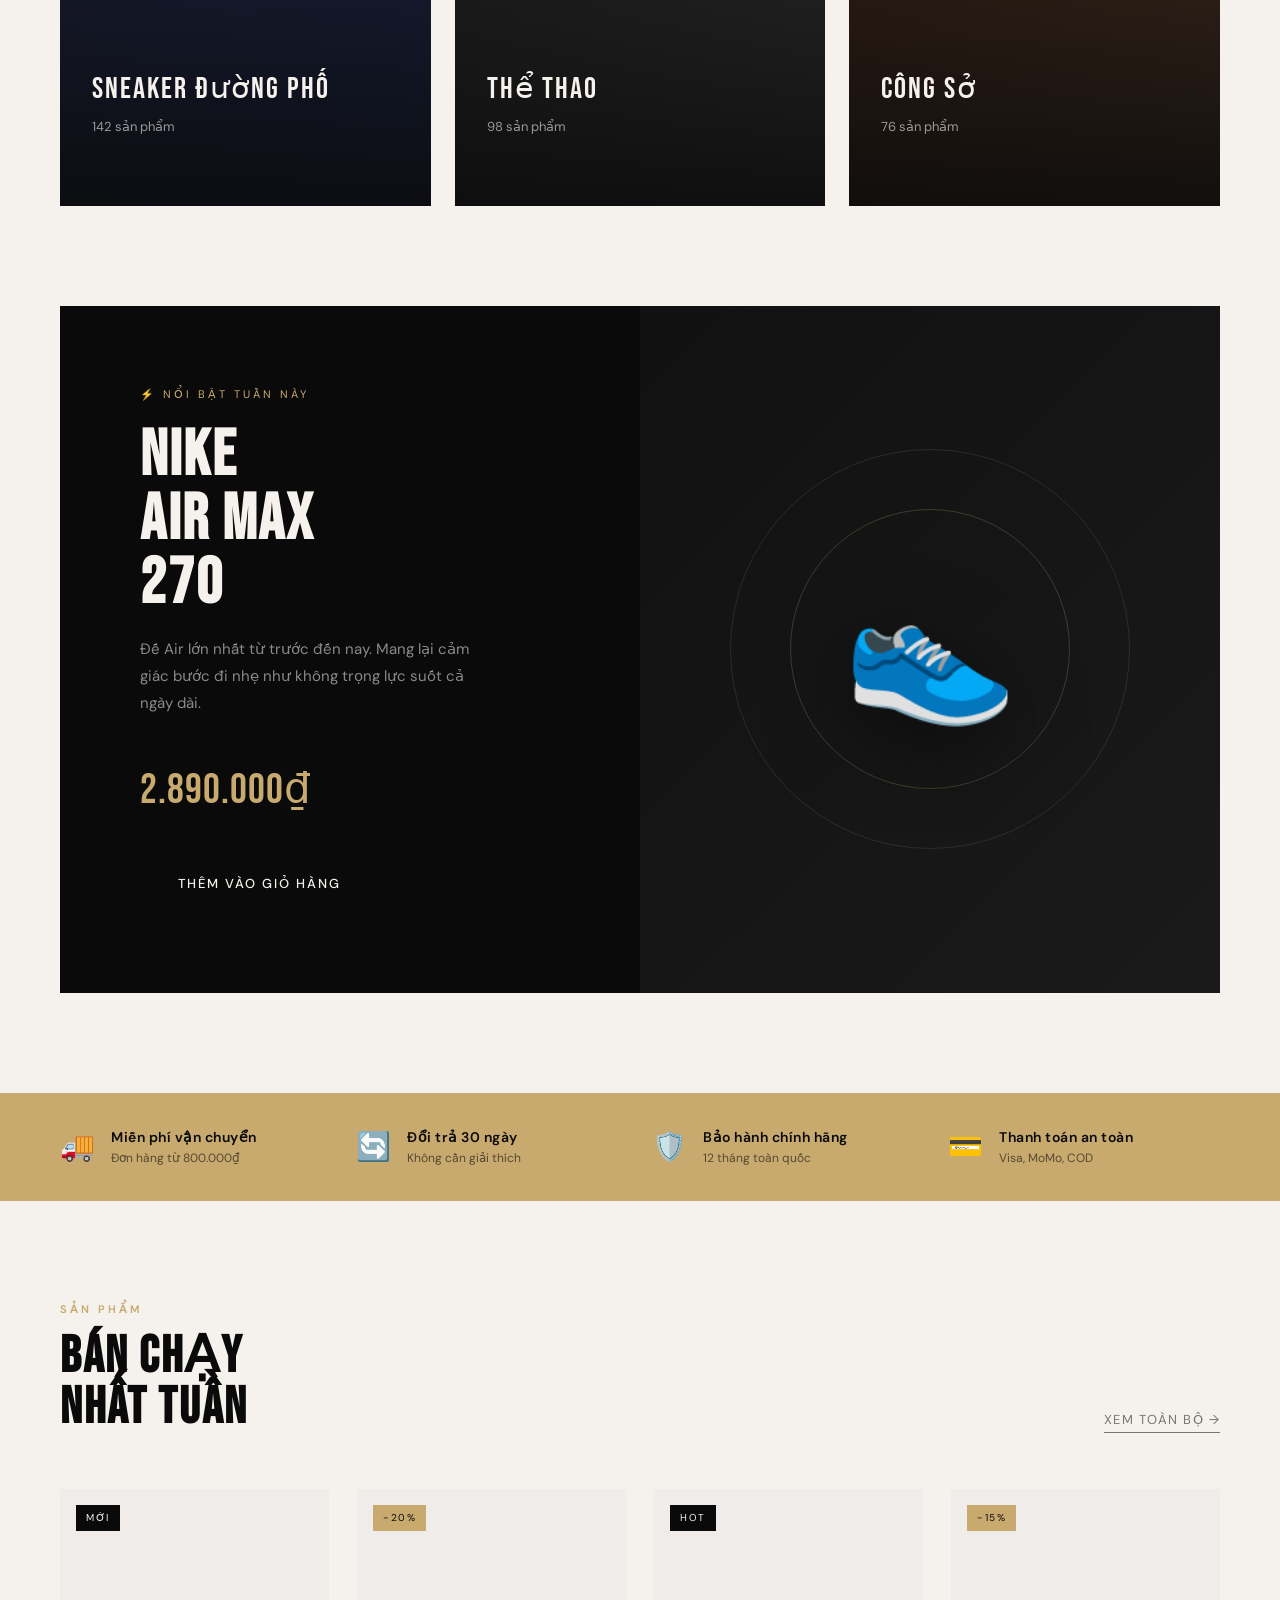
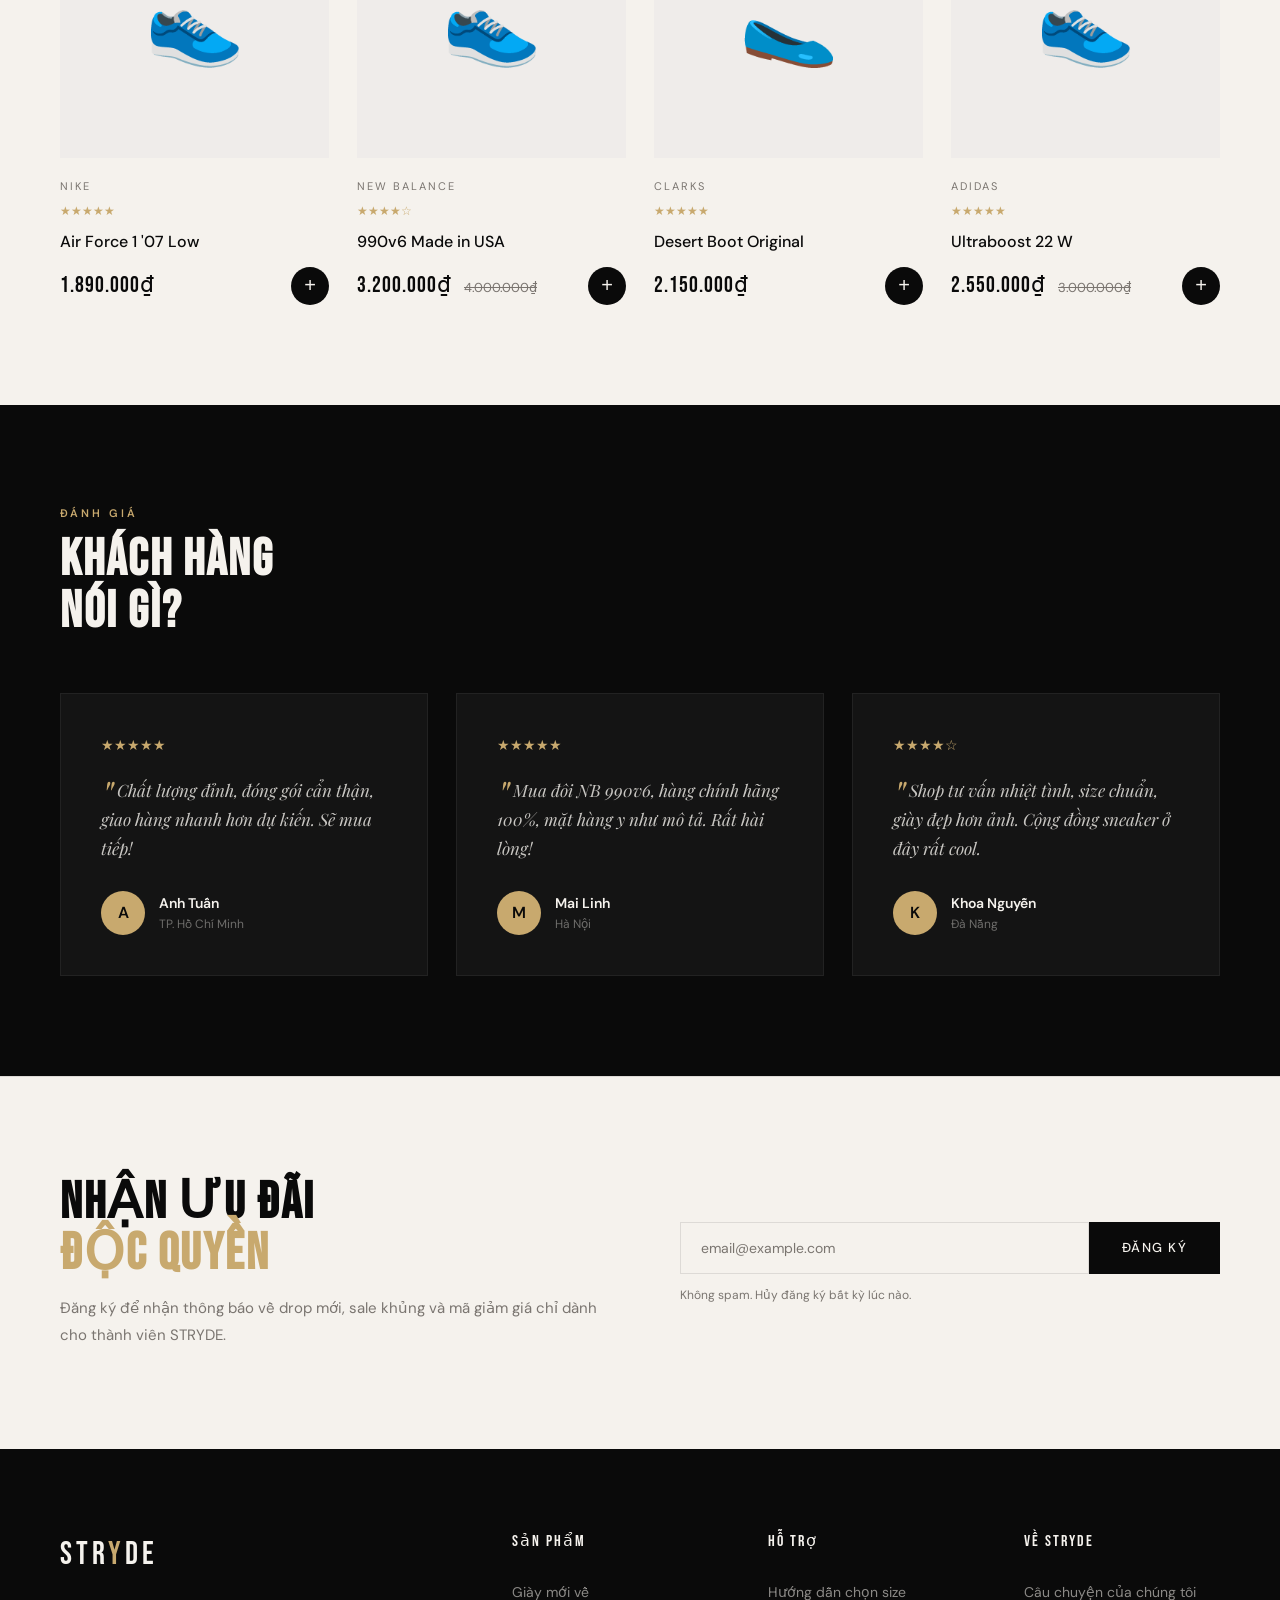
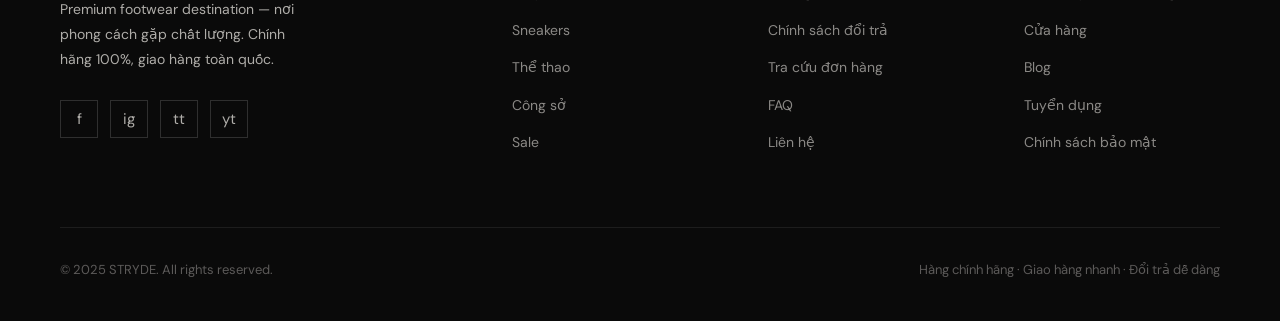
<file: stryde.html>
<!DOCTYPE html>
<html lang="vi">
<head>
<meta charset="UTF-8">
<meta name="viewport" content="width=device-width, initial-scale=1.0">
<title>STRYDE — Premium Footwear</title>
<link rel="preconnect" href="https://fonts.googleapis.com">
<link href="https://fonts.googleapis.com/css2?family=Bebas+Neue&family=DM+Sans:wght@300;400;500;600&family=Playfair+Display:ital,wght@0,400;0,700;1,400&display=swap" rel="stylesheet">
<style>
  *, *::before, *::after { box-sizing: border-box; margin: 0; padding: 0; }

  :root {
    --black: #0A0A0A;
    --gold: #C8A96E;
    --gold-light: #DFC28E;
    --cream: #F5F2ED;
    --warm-gray: #7A7570;
    --mid: #2a2a2a;
    --border: rgba(10,10,10,0.1);
    --font-display: 'Bebas Neue', sans-serif;
    --font-body: 'DM Sans', sans-serif;
    --font-accent: 'Playfair Display', serif;
  }

  html { scroll-behavior: smooth; }
  body {
    background: var(--cream);
    color: var(--black);
    font-family: var(--font-body);
    font-size: 16px;
    line-height: 1.6;
    overflow-x: hidden;
  }

  /* ── NAVBAR ── */
  nav {
    position: fixed; top: 0; left: 0; right: 0; z-index: 100;
    display: flex; align-items: center; justify-content: space-between;
    padding: 0 60px;
    height: 72px;
    background: var(--cream);
    border-bottom: 1px solid var(--border);
    backdrop-filter: blur(12px);
  }
  .nav-logo {
    font-family: var(--font-display);
    font-size: 28px;
    letter-spacing: 4px;
    color: var(--black);
    text-decoration: none;
  }
  .nav-logo span { color: var(--gold); }
  .nav-links {
    display: flex; gap: 40px; list-style: none;
  }
  .nav-links a {
    text-decoration: none;
    font-size: 13px; font-weight: 500;
    letter-spacing: 1.5px; text-transform: uppercase;
    color: var(--warm-gray);
    transition: color .2s;
  }
  .nav-links a:hover { color: var(--black); }
  .nav-icons {
    display: flex; align-items: center; gap: 20px;
  }
  .nav-icons svg { width: 20px; height: 20px; cursor: pointer; opacity: .7; transition: opacity .2s; }
  .nav-icons svg:hover { opacity: 1; }
  .nav-cart-btn {
    background: var(--black); color: var(--cream);
    border: none; padding: 10px 22px;
    font-family: var(--font-body); font-size: 13px; font-weight: 500;
    letter-spacing: 1px; text-transform: uppercase;
    cursor: pointer; transition: background .2s;
  }
  .nav-cart-btn:hover { background: var(--gold); }

  /* ── HERO ── */
  .hero {
    min-height: 100vh;
    display: grid; grid-template-columns: 1fr 1fr;
    align-items: center;
    padding: 120px 60px 60px;
    position: relative;
    overflow: hidden;
  }
  .hero::before {
    content: '';
    position: absolute; right: -10%; top: 10%;
    width: 55vw; height: 80vh;
    background: radial-gradient(ellipse, rgba(200,169,110,0.12) 0%, transparent 70%);
    pointer-events: none;
  }
  .hero-tag {
    display: inline-flex; align-items: center; gap: 10px;
    font-size: 11px; font-weight: 600; letter-spacing: 3px;
    text-transform: uppercase; color: var(--gold);
    margin-bottom: 24px;
  }
  .hero-tag::before {
    content: '';
    width: 30px; height: 1px; background: var(--gold);
  }
  .hero-title {
    font-family: var(--font-display);
    font-size: clamp(72px, 7vw, 110px);
    line-height: 0.92;
    letter-spacing: 2px;
    color: var(--black);
    margin-bottom: 28px;
  }
  .hero-title em {
    display: block;
    font-style: italic;
    font-family: var(--font-accent);
    color: var(--gold);
    font-size: 0.55em;
    letter-spacing: 0;
  }
  .hero-desc {
    max-width: 380px;
    color: var(--warm-gray);
    font-size: 15px; line-height: 1.8;
    margin-bottom: 44px;
  }
  .hero-cta {
    display: flex; align-items: center; gap: 20px;
  }
  .btn-primary {
    background: var(--black); color: var(--cream);
    padding: 16px 36px;
    font-size: 13px; font-weight: 500; letter-spacing: 2px;
    text-transform: uppercase; text-decoration: none;
    border: 2px solid var(--black);
    transition: all .25s;
    display: inline-block;
  }
  .btn-primary:hover { background: var(--gold); border-color: var(--gold); color: var(--black); }
  .btn-outline {
    background: transparent; color: var(--black);
    padding: 16px 36px;
    font-size: 13px; font-weight: 500; letter-spacing: 2px;
    text-transform: uppercase; text-decoration: none;
    border: 2px solid var(--black);
    transition: all .25s;
    display: inline-block;
  }
  .btn-outline:hover { background: var(--black); color: var(--cream); }
  .hero-stats {
    display: flex; gap: 40px;
    margin-top: 60px; padding-top: 40px;
    border-top: 1px solid var(--border);
  }
  .stat-num {
    font-family: var(--font-display);
    font-size: 36px; color: var(--black);
    letter-spacing: 1px;
  }
  .stat-label {
    font-size: 12px; color: var(--warm-gray);
    letter-spacing: 1px; text-transform: uppercase; margin-top: 2px;
  }
  .hero-visual {
    display: flex; align-items: center; justify-content: center;
    position: relative;
  }
  .hero-shoe-wrap {
    position: relative; width: 100%; max-width: 560px;
  }
  .hero-shoe-bg {
    position: absolute; inset: -40px;
    background: radial-gradient(circle, rgba(200,169,110,0.18) 0%, transparent 65%);
    border-radius: 50%;
  }
  .hero-shoe-svg {
    width: 100%; position: relative; z-index: 1;
    filter: drop-shadow(0 40px 60px rgba(0,0,0,0.18));
    animation: float 4s ease-in-out infinite;
  }
  @keyframes float {
    0%,100% { transform: translateY(0); }
    50% { transform: translateY(-16px); }
  }
  .hero-badge {
    position: absolute; top: 10%; right: 0;
    background: var(--black); color: var(--gold);
    padding: 16px 20px; text-align: center;
  }
  .hero-badge .badge-num {
    font-family: var(--font-display); font-size: 28px; display: block;
  }
  .hero-badge .badge-txt { font-size: 10px; letter-spacing: 1.5px; text-transform: uppercase; color: #888; }

  /* ── TICKER ── */
  .ticker {
    background: var(--black); color: var(--gold);
    padding: 16px 0;
    overflow: hidden;
  }
  .ticker-inner {
    display: flex; gap: 60px;
    animation: ticker 20s linear infinite;
    width: max-content;
  }
  .ticker-item {
    display: flex; align-items: center; gap: 16px;
    font-family: var(--font-display); font-size: 15px;
    letter-spacing: 3px; white-space: nowrap;
  }
  .ticker-dot { width: 6px; height: 6px; border-radius: 50%; background: var(--gold); }
  @keyframes ticker { 0% { transform: translateX(0); } 100% { transform: translateX(-50%); } }

  /* ── SECTION HEADER ── */
  .section-header {
    display: flex; align-items: flex-end; justify-content: space-between;
    margin-bottom: 56px;
  }
  .section-tag {
    font-size: 11px; font-weight: 600; letter-spacing: 3px;
    text-transform: uppercase; color: var(--gold); margin-bottom: 12px;
  }
  .section-title {
    font-family: var(--font-display);
    font-size: clamp(40px, 4vw, 58px);
    letter-spacing: 2px; line-height: 1;
  }
  .section-link {
    color: var(--warm-gray); font-size: 13px;
    text-decoration: none; letter-spacing: 1.5px; text-transform: uppercase;
    border-bottom: 1px solid var(--warm-gray); padding-bottom: 2px;
    transition: color .2s, border-color .2s;
  }
  .section-link:hover { color: var(--black); border-color: var(--black); }

  /* ── CATEGORIES ── */
  .categories {
    padding: 100px 60px;
  }
  .cat-grid {
    display: grid; grid-template-columns: repeat(3, 1fr); gap: 24px;
  }
  .cat-card {
    aspect-ratio: 3/4; position: relative; overflow: hidden; cursor: pointer;
    background: var(--black);
  }
  .cat-card::before {
    content: '';
    position: absolute; inset: 0;
    background: linear-gradient(to top, rgba(10,10,10,0.85) 0%, rgba(10,10,10,0.1) 60%);
    z-index: 1;
  }
  .cat-img {
    width: 100%; height: 100%; object-fit: cover;
    transition: transform .5s ease;
  }
  .cat-card:hover .cat-img { transform: scale(1.06); }
  .cat-body {
    position: absolute; bottom: 0; left: 0; right: 0;
    padding: 32px; z-index: 2;
  }
  .cat-name {
    font-family: var(--font-display);
    font-size: 30px; color: var(--cream);
    letter-spacing: 2px;
  }
  .cat-count { font-size: 13px; color: rgba(245,242,237,0.6); margin-top: 4px; }
  .cat-arrow {
    display: inline-flex; align-items: center; gap: 8px;
    margin-top: 16px; color: var(--gold);
    font-size: 12px; letter-spacing: 2px; text-transform: uppercase;
    opacity: 0; transform: translateY(8px);
    transition: all .3s;
  }
  .cat-card:hover .cat-arrow { opacity: 1; transform: translateY(0); }
  /* Cat placeholder colors */
  .cat-card:nth-child(1) { background: linear-gradient(135deg, #1a1a2e, #16213e); }
  .cat-card:nth-child(2) { background: linear-gradient(135deg, #1a1a1a, #2d2d2d); }
  .cat-card:nth-child(3) { background: linear-gradient(135deg, #2c1810, #3d2b1f); }
  .cat-icon {
    font-size: 72px; position: absolute;
    top: 50%; left: 50%; transform: translate(-50%, -50%);
    opacity: 0.15; transition: transform .5s ease, opacity .5s ease;
  }
  .cat-card:hover .cat-icon { transform: translate(-50%, -55%) scale(1.1); opacity: 0.25; }

  /* ── FEATURED BANNER ── */
  .featured {
    padding: 0 60px 100px;
  }
  .featured-inner {
    background: var(--black);
    display: grid; grid-template-columns: 1fr 1fr;
    min-height: 480px; overflow: hidden;
    position: relative;
  }
  .featured-content {
    padding: 80px;
    display: flex; flex-direction: column; justify-content: center;
  }
  .featured-tag {
    font-size: 11px; letter-spacing: 3px;
    text-transform: uppercase; color: var(--gold); margin-bottom: 20px;
  }
  .featured-title {
    font-family: var(--font-display);
    font-size: clamp(48px, 5vw, 72px);
    color: var(--cream); letter-spacing: 2px; line-height: 1;
    margin-bottom: 20px;
  }
  .featured-desc {
    color: rgba(245,242,237,0.55); font-size: 15px; line-height: 1.8;
    max-width: 340px; margin-bottom: 40px;
  }
  .featured-price {
    font-family: var(--font-display); font-size: 42px; color: var(--gold);
    letter-spacing: 1px; margin-bottom: 32px;
  }
  .featured-visual {
    display: flex; align-items: center; justify-content: center;
    position: relative; overflow: hidden;
    background: linear-gradient(135deg, #111 0%, #1a1a1a 100%);
  }
  .featured-circle {
    position: absolute; width: 400px; height: 400px;
    border-radius: 50%;
    border: 1px solid rgba(200,169,110,0.15);
    top: 50%; left: 50%; transform: translate(-50%, -50%);
  }
  .featured-circle:nth-child(2) { width: 280px; height: 280px; border-color: rgba(200,169,110,0.25); }
  .featured-shoe {
    position: relative; z-index: 2;
    font-size: 140px;
    filter: drop-shadow(0 20px 40px rgba(0,0,0,0.5));
    animation: float 3.5s ease-in-out infinite;
  }

  /* ── PROMO STRIP ── */
  .promo-strip {
    background: var(--gold);
    padding: 32px 60px;
    display: grid; grid-template-columns: repeat(4, 1fr);
    gap: 24px;
  }
  .promo-item {
    display: flex; align-items: center; gap: 16px;
  }
  .promo-icon { font-size: 28px; }
  .promo-title {
    font-weight: 600; font-size: 14px; color: var(--black);
    letter-spacing: 0.5px;
  }
  .promo-sub { font-size: 12px; color: rgba(10,10,10,0.6); }

  /* ── PRODUCTS GRID ── */
  .products {
    padding: 100px 60px;
  }
  .prod-grid {
    display: grid; grid-template-columns: repeat(4, 1fr); gap: 28px;
  }
  .prod-card {
    cursor: pointer;
    transition: transform .3s;
  }
  .prod-card:hover { transform: translateY(-6px); }
  .prod-img-wrap {
    aspect-ratio: 1; background: #EFECEA;
    display: flex; align-items: center; justify-content: center;
    overflow: hidden; margin-bottom: 20px; position: relative;
  }
  .prod-emoji { font-size: 80px; transition: transform .4s; }
  .prod-card:hover .prod-emoji { transform: scale(1.12) rotate(-5deg); }
  .prod-tag {
    position: absolute; top: 16px; left: 16px;
    background: var(--black); color: var(--cream);
    font-size: 10px; letter-spacing: 1.5px; text-transform: uppercase;
    padding: 5px 10px;
  }
  .prod-tag.sale { background: var(--gold); color: var(--black); }
  .prod-brand {
    font-size: 11px; letter-spacing: 2px; text-transform: uppercase;
    color: var(--warm-gray); margin-bottom: 6px;
  }
  .prod-name {
    font-weight: 500; font-size: 16px; color: var(--black);
    margin-bottom: 12px;
  }
  .prod-footer { display: flex; align-items: center; justify-content: space-between; }
  .prod-price { font-family: var(--font-display); font-size: 22px; letter-spacing: 1px; }
  .prod-old { font-size: 13px; color: var(--warm-gray); text-decoration: line-through; margin-left: 8px; }
  .prod-add {
    width: 38px; height: 38px; border-radius: 50%;
    background: var(--black); color: var(--cream);
    border: none; font-size: 20px; cursor: pointer;
    display: flex; align-items: center; justify-content: center;
    transition: background .2s;
  }
  .prod-add:hover { background: var(--gold); color: var(--black); }
  .prod-stars { color: var(--gold); font-size: 12px; margin-bottom: 8px; }

  /* ── TESTIMONIALS ── */
  .testimonials {
    background: var(--black);
    padding: 100px 60px;
  }
  .testimonials .section-title { color: var(--cream); }
  .testimonials .section-tag { color: var(--gold); }
  .testi-grid {
    display: grid; grid-template-columns: repeat(3, 1fr); gap: 28px;
    margin-top: 56px;
  }
  .testi-card {
    background: #141414;
    padding: 40px;
    border: 1px solid rgba(255,255,255,0.06);
    transition: border-color .3s;
  }
  .testi-card:hover { border-color: rgba(200,169,110,0.3); }
  .testi-stars { color: var(--gold); font-size: 14px; margin-bottom: 20px; }
  .testi-quote {
    font-family: var(--font-accent); font-style: italic;
    font-size: 17px; line-height: 1.7;
    color: rgba(245,242,237,0.8);
    margin-bottom: 28px;
  }
  .testi-quote::before { content: '"'; color: var(--gold); font-size: 40px; line-height: 0; vertical-align: -14px; margin-right: 4px; }
  .testi-author { display: flex; align-items: center; gap: 14px; }
  .testi-avatar {
    width: 44px; height: 44px; border-radius: 50%;
    background: var(--gold);
    display: flex; align-items: center; justify-content: center;
    font-weight: 600; font-size: 16px; color: var(--black);
  }
  .testi-name { font-weight: 600; font-size: 14px; color: var(--cream); }
  .testi-loc { font-size: 12px; color: rgba(245,242,237,0.4); }

  /* ── NEWSLETTER ── */
  .newsletter {
    padding: 100px 60px;
    display: grid; grid-template-columns: 1fr 1fr; gap: 80px;
    align-items: center;
    border-top: 1px solid var(--border);
  }
  .nl-title {
    font-family: var(--font-display);
    font-size: clamp(40px, 4vw, 60px);
    letter-spacing: 2px; line-height: 1;
    margin-bottom: 16px;
  }
  .nl-title em { color: var(--gold); font-style: normal; }
  .nl-desc { color: var(--warm-gray); font-size: 15px; line-height: 1.8; }
  .nl-form { display: flex; gap: 0; }
  .nl-input {
    flex: 1; padding: 16px 20px;
    border: 1px solid var(--border); background: transparent;
    font-family: var(--font-body); font-size: 14px; color: var(--black);
    outline: none; transition: border-color .2s;
  }
  .nl-input::placeholder { color: var(--warm-gray); }
  .nl-input:focus { border-color: var(--gold); }
  .nl-btn {
    background: var(--black); color: var(--cream);
    border: 1px solid var(--black);
    padding: 16px 32px;
    font-family: var(--font-body); font-size: 13px;
    font-weight: 500; letter-spacing: 1.5px; text-transform: uppercase;
    cursor: pointer; transition: background .2s;
    white-space: nowrap;
  }
  .nl-btn:hover { background: var(--gold); border-color: var(--gold); color: var(--black); }

  /* ── FOOTER ── */
  footer {
    background: var(--black);
    padding: 80px 60px 40px;
    color: rgba(245,242,237,0.7);
  }
  .footer-grid {
    display: grid; grid-template-columns: 2fr 1fr 1fr 1fr;
    gap: 60px; margin-bottom: 60px;
  }
  .footer-logo {
    font-family: var(--font-display); font-size: 32px;
    letter-spacing: 4px; color: var(--cream);
    margin-bottom: 16px; display: block;
  }
  .footer-logo span { color: var(--gold); }
  .footer-desc { font-size: 14px; line-height: 1.8; max-width: 260px; }
  .footer-socials { display: flex; gap: 12px; margin-top: 28px; }
  .footer-soc {
    width: 38px; height: 38px; border: 1px solid rgba(255,255,255,0.15);
    display: flex; align-items: center; justify-content: center;
    font-size: 15px; cursor: pointer;
    transition: border-color .2s, background .2s;
  }
  .footer-soc:hover { border-color: var(--gold); background: rgba(200,169,110,0.1); }
  .footer-col-title {
    font-family: var(--font-display); font-size: 16px;
    letter-spacing: 2px; color: var(--cream); margin-bottom: 24px;
  }
  .footer-links { list-style: none; }
  .footer-links li { margin-bottom: 12px; }
  .footer-links a {
    text-decoration: none; font-size: 14px;
    color: rgba(245,242,237,0.55);
    transition: color .2s;
  }
  .footer-links a:hover { color: var(--gold); }
  .footer-bottom {
    border-top: 1px solid rgba(255,255,255,0.08);
    padding-top: 32px;
    display: flex; justify-content: space-between; align-items: center;
  }
  .footer-copy { font-size: 13px; color: rgba(245,242,237,0.35); }

  /* Scroll animation */
  .fade-up {
    opacity: 0; transform: translateY(30px);
    transition: opacity .6s ease, transform .6s ease;
  }
  .fade-up.visible {
    opacity: 1; transform: translateY(0);
  }
</style>
</head>
<body>

<!-- NAVBAR -->
<nav>
  <a href="#" class="nav-logo">STR<span>Y</span>DE</a>
  <ul class="nav-links">
    <li><a href="#">Bộ sưu tập</a></li>
    <li><a href="#">Thương hiệu</a></li>
    <li><a href="#">Sale</a></li>
    <li><a href="#">Blog</a></li>
  </ul>
  <div class="nav-icons">
    <svg viewBox="0 0 24 24" fill="none" stroke="currentColor" stroke-width="1.5"><circle cx="11" cy="11" r="8"/><path d="m21 21-4.35-4.35"/></svg>
    <svg viewBox="0 0 24 24" fill="none" stroke="currentColor" stroke-width="1.5"><path d="M20.84 4.61a5.5 5.5 0 0 0-7.78 0L12 5.67l-1.06-1.06a5.5 5.5 0 0 0-7.78 7.78l1.06 1.06L12 21.23l7.78-7.78 1.06-1.06a5.5 5.5 0 0 0 0-7.78z"/></svg>
    <button class="nav-cart-btn">Giỏ hàng (0)</button>
  </div>
</nav>

<!-- HERO -->
<section class="hero">
  <div class="hero-left">
    <div class="hero-tag">Bộ sưu tập mới 2025</div>
    <h1 class="hero-title">
      BƯỚC<br>VÀO<br>PHONG<br>CÁCH
      <em>Defined by movement</em>
    </h1>
    <p class="hero-desc">Giày chính hãng cao cấp — từ đường phố đến sân thể thao, mỗi đôi là một tuyên ngôn phong cách.</p>
    <div class="hero-cta">
      <a href="#products" class="btn-primary">Mua ngay</a>
      <a href="#categories" class="btn-outline">Xem BST</a>
    </div>
    <div class="hero-stats">
      <div>
        <div class="stat-num">500+</div>
        <div class="stat-label">Mẫu giày</div>
      </div>
      <div>
        <div class="stat-num">50K+</div>
        <div class="stat-label">Khách hàng</div>
      </div>
      <div>
        <div class="stat-num">25+</div>
        <div class="stat-label">Thương hiệu</div>
      </div>
    </div>
  </div>

  <div class="hero-visual">
    <div class="hero-shoe-wrap">
      <div class="hero-shoe-bg"></div>
      <svg class="hero-shoe-svg" viewBox="0 0 560 380" xmlns="http://www.w3.org/2000/svg">
        <!-- Shoe sole -->
        <ellipse cx="280" cy="340" rx="220" ry="30" fill="rgba(0,0,0,0.08)"/>
        <!-- Main shoe body -->
        <path d="M60 280 C80 260 120 240 180 230 C220 224 260 220 310 218 C360 216 420 218 460 230 C490 238 510 252 520 270 C525 278 522 290 510 295 C480 305 430 310 370 312 C300 314 200 310 130 302 C90 298 55 292 60 280Z" fill="#1a1a1a"/>
        <!-- Midsole -->
        <path d="M65 282 C90 295 160 305 250 308 C340 311 430 307 500 295 C510 290 515 282 510 272 C490 255 450 244 390 238 C340 233 290 230 240 231 C185 232 130 238 90 252 C68 260 60 272 65 282Z" fill="#C8A96E"/>
        <!-- Outsole bottom -->
        <path d="M80 290 C120 302 200 310 285 311 C370 312 450 306 505 294 C510 302 505 312 490 316 C450 325 370 328 280 327 C190 326 110 320 75 310 C65 306 72 296 80 290Z" fill="#0A0A0A"/>
        <!-- Upper shoe body -->
        <path d="M160 230 C170 180 200 150 240 135 C270 124 300 120 320 122 C360 126 395 140 420 162 C440 180 450 205 455 228 C420 222 380 218 330 216 C280 214 220 218 160 230Z" fill="#f0f0f0"/>
        <!-- Swoosh / stripe accent -->
        <path d="M185 220 C210 185 250 165 290 158 C330 151 370 158 400 175 C380 190 345 200 305 205 C265 210 220 215 185 220Z" fill="#C8A96E" opacity="0.85"/>
        <!-- Tongue -->
        <path d="M270 122 C280 110 295 105 310 108 C325 111 335 122 338 136 C320 133 300 132 280 133 C275 128 272 125 270 122Z" fill="#e8e8e8"/>
        <!-- Laces -->
        <line x1="280" y1="140" x2="320" y2="143" stroke="#999" stroke-width="3" stroke-linecap="round"/>
        <line x1="275" y1="152" x2="325" y2="155" stroke="#999" stroke-width="3" stroke-linecap="round"/>
        <line x1="272" y1="165" x2="328" y2="167" stroke="#999" stroke-width="3" stroke-linecap="round"/>
        <line x1="270" y1="178" x2="330" y2="179" stroke="#999" stroke-width="3" stroke-linecap="round"/>
        <!-- Heel counter -->
        <path d="M420 162 C445 175 460 200 462 225 C445 222 425 218 420 162Z" fill="#ddd"/>
        <!-- Toe cap -->
        <path d="M155 232 C165 210 175 195 190 185 C200 178 215 173 230 172 C215 185 200 202 188 222 C178 228 165 230 155 232Z" fill="#e0e0e0"/>
        <!-- Brand text on side -->
        <text x="195" y="268" font-family="'Bebas Neue', sans-serif" font-size="22" fill="#C8A96E" letter-spacing="4" opacity="0.9">STRYDE</text>
        <!-- Ventilation holes -->
        <circle cx="350" cy="190" r="3" fill="#ccc" opacity="0.6"/>
        <circle cx="365" cy="183" r="3" fill="#ccc" opacity="0.6"/>
        <circle cx="380" cy="178" r="3" fill="#ccc" opacity="0.6"/>
      </svg>
      <div class="hero-badge">
        <span class="badge-num">2025</span>
        <span class="badge-txt">New Drop</span>
      </div>
    </div>
  </div>
</section>

<!-- TICKER -->
<div class="ticker">
  <div class="ticker-inner" id="ticker">
    <span class="ticker-item"><span class="ticker-dot"></span> NIKE</span>
    <span class="ticker-item"><span class="ticker-dot"></span> ADIDAS</span>
    <span class="ticker-item"><span class="ticker-dot"></span> NEW BALANCE</span>
    <span class="ticker-item"><span class="ticker-dot"></span> VANS</span>
    <span class="ticker-item"><span class="ticker-dot"></span> CONVERSE</span>
    <span class="ticker-item"><span class="ticker-dot"></span> PUMA</span>
    <span class="ticker-item"><span class="ticker-dot"></span> JORDAN</span>
    <span class="ticker-item"><span class="ticker-dot"></span> ASICS</span>
    <span class="ticker-item"><span class="ticker-dot"></span> NIKE</span>
    <span class="ticker-item"><span class="ticker-dot"></span> ADIDAS</span>
    <span class="ticker-item"><span class="ticker-dot"></span> NEW BALANCE</span>
    <span class="ticker-item"><span class="ticker-dot"></span> VANS</span>
    <span class="ticker-item"><span class="ticker-dot"></span> CONVERSE</span>
    <span class="ticker-item"><span class="ticker-dot"></span> PUMA</span>
    <span class="ticker-item"><span class="ticker-dot"></span> JORDAN</span>
    <span class="ticker-item"><span class="ticker-dot"></span> ASICS</span>
  </div>
</div>

<!-- CATEGORIES -->
<section class="categories fade-up" id="categories">
  <div class="section-header">
    <div>
      <div class="section-tag">Danh mục</div>
      <h2 class="section-title">PHONG CÁCH<br>CỦA BẠN</h2>
    </div>
    <a href="#" class="section-link">Xem tất cả →</a>
  </div>
  <div class="cat-grid">
    <div class="cat-card">
      <div class="cat-icon">👟</div>
      <div class="cat-body">
        <div class="cat-name">Sneaker Đường Phố</div>
        <div class="cat-count">142 sản phẩm</div>
        <div class="cat-arrow">Khám phá →</div>
      </div>
    </div>
    <div class="cat-card">
      <div class="cat-icon">🏃</div>
      <div class="cat-body">
        <div class="cat-name">Thể Thao</div>
        <div class="cat-count">98 sản phẩm</div>
        <div class="cat-arrow">Khám phá →</div>
      </div>
    </div>
    <div class="cat-card">
      <div class="cat-icon">👔</div>
      <div class="cat-body">
        <div class="cat-name">Công Sở</div>
        <div class="cat-count">76 sản phẩm</div>
        <div class="cat-arrow">Khám phá →</div>
      </div>
    </div>
  </div>
</section>

<!-- FEATURED BANNER -->
<section class="featured fade-up">
  <div class="featured-inner">
    <div class="featured-content">
      <div class="featured-tag">⚡ Nổi bật tuần này</div>
      <h2 class="featured-title">NIKE<br>AIR MAX<br>270</h2>
      <p class="featured-desc">Đế Air lớn nhất từ trước đến nay. Mang lại cảm giác bước đi nhẹ như không trọng lực suốt cả ngày dài.</p>
      <div class="featured-price">2.890.000₫</div>
      <a href="#" class="btn-primary" style="width: fit-content">Thêm vào giỏ hàng</a>
    </div>
    <div class="featured-visual">
      <div class="featured-circle"></div>
      <div class="featured-circle"></div>
      <div class="featured-shoe">👟</div>
    </div>
  </div>
</section>

<!-- PROMO STRIP -->
<div class="promo-strip">
  <div class="promo-item">
    <span class="promo-icon">🚚</span>
    <div>
      <div class="promo-title">Miễn phí vận chuyển</div>
      <div class="promo-sub">Đơn hàng từ 800.000₫</div>
    </div>
  </div>
  <div class="promo-item">
    <span class="promo-icon">🔄</span>
    <div>
      <div class="promo-title">Đổi trả 30 ngày</div>
      <div class="promo-sub">Không cần giải thích</div>
    </div>
  </div>
  <div class="promo-item">
    <span class="promo-icon">🛡️</span>
    <div>
      <div class="promo-title">Bảo hành chính hãng</div>
      <div class="promo-sub">12 tháng toàn quốc</div>
    </div>
  </div>
  <div class="promo-item">
    <span class="promo-icon">💳</span>
    <div>
      <div class="promo-title">Thanh toán an toàn</div>
      <div class="promo-sub">Visa, MoMo, COD</div>
    </div>
  </div>
</div>

<!-- PRODUCTS -->
<section class="products fade-up" id="products">
  <div class="section-header">
    <div>
      <div class="section-tag">Sản phẩm</div>
      <h2 class="section-title">BÁN CHẠY<br>NHẤT TUẦN</h2>
    </div>
    <a href="#" class="section-link">Xem toàn bộ →</a>
  </div>
  <div class="prod-grid">

    <div class="prod-card">
      <div class="prod-img-wrap">
        <span class="prod-emoji">👟</span>
        <span class="prod-tag">Mới</span>
      </div>
      <div class="prod-brand">Nike</div>
      <div class="prod-stars">★★★★★</div>
      <div class="prod-name">Air Force 1 '07 Low</div>
      <div class="prod-footer">
        <div>
          <span class="prod-price">1.890.000₫</span>
        </div>
        <button class="prod-add">+</button>
      </div>
    </div>

    <div class="prod-card">
      <div class="prod-img-wrap">
        <span class="prod-emoji">👟</span>
        <span class="prod-tag sale">−20%</span>
      </div>
      <div class="prod-brand">New Balance</div>
      <div class="prod-stars">★★★★☆</div>
      <div class="prod-name">990v6 Made in USA</div>
      <div class="prod-footer">
        <div>
          <span class="prod-price">3.200.000₫</span>
          <span class="prod-old">4.000.000₫</span>
        </div>
        <button class="prod-add">+</button>
      </div>
    </div>

    <div class="prod-card">
      <div class="prod-img-wrap">
        <span class="prod-emoji">🥿</span>
        <span class="prod-tag">Hot</span>
      </div>
      <div class="prod-brand">Clarks</div>
      <div class="prod-stars">★★★★★</div>
      <div class="prod-name">Desert Boot Original</div>
      <div class="prod-footer">
        <div>
          <span class="prod-price">2.150.000₫</span>
        </div>
        <button class="prod-add">+</button>
      </div>
    </div>

    <div class="prod-card">
      <div class="prod-img-wrap">
        <span class="prod-emoji">👟</span>
        <span class="prod-tag sale">−15%</span>
      </div>
      <div class="prod-brand">Adidas</div>
      <div class="prod-stars">★★★★★</div>
      <div class="prod-name">Ultraboost 22 W</div>
      <div class="prod-footer">
        <div>
          <span class="prod-price">2.550.000₫</span>
          <span class="prod-old">3.000.000₫</span>
        </div>
        <button class="prod-add">+</button>
      </div>
    </div>

  </div>
</section>

<!-- TESTIMONIALS -->
<section class="testimonials fade-up">
  <div class="section-tag">Đánh giá</div>
  <h2 class="section-title">KHÁCH HÀNG<br>NÓI GÌ?</h2>
  <div class="testi-grid">
    <div class="testi-card">
      <div class="testi-stars">★★★★★</div>
      <p class="testi-quote">Chất lượng đỉnh, đóng gói cẩn thận, giao hàng nhanh hơn dự kiến. Sẽ mua tiếp!</p>
      <div class="testi-author">
        <div class="testi-avatar">A</div>
        <div>
          <div class="testi-name">Anh Tuấn</div>
          <div class="testi-loc">TP. Hồ Chí Minh</div>
        </div>
      </div>
    </div>
    <div class="testi-card">
      <div class="testi-stars">★★★★★</div>
      <p class="testi-quote">Mua đôi NB 990v6, hàng chính hãng 100%, mặt hàng y như mô tả. Rất hài lòng!</p>
      <div class="testi-author">
        <div class="testi-avatar">M</div>
        <div>
          <div class="testi-name">Mai Linh</div>
          <div class="testi-loc">Hà Nội</div>
        </div>
      </div>
    </div>
    <div class="testi-card">
      <div class="testi-stars">★★★★☆</div>
      <p class="testi-quote">Shop tư vấn nhiệt tình, size chuẩn, giày đẹp hơn ảnh. Cộng đồng sneaker ở đây rất cool.</p>
      <div class="testi-author">
        <div class="testi-avatar">K</div>
        <div>
          <div class="testi-name">Khoa Nguyễn</div>
          <div class="testi-loc">Đà Nẵng</div>
        </div>
      </div>
    </div>
  </div>
</section>

<!-- NEWSLETTER -->
<section class="newsletter fade-up">
  <div>
    <h2 class="nl-title">NHẬN ƯU ĐÃI<br><em>ĐỘC QUYỀN</em></h2>
    <p class="nl-desc">Đăng ký để nhận thông báo về drop mới, sale khủng và mã giảm giá chỉ dành cho thành viên STRYDE.</p>
  </div>
  <div>
    <div class="nl-form">
      <input type="email" class="nl-input" placeholder="email@example.com">
      <button class="nl-btn">Đăng ký</button>
    </div>
    <p style="font-size:12px; color:var(--warm-gray); margin-top:12px;">Không spam. Hủy đăng ký bất kỳ lúc nào.</p>
  </div>
</section>

<!-- FOOTER -->
<footer>
  <div class="footer-grid">
    <div>
      <span class="footer-logo">STR<span>Y</span>DE</span>
      <p class="footer-desc">Premium footwear destination — nơi phong cách gặp chất lượng. Chính hãng 100%, giao hàng toàn quốc.</p>
      <div class="footer-socials">
        <div class="footer-soc">f</div>
        <div class="footer-soc">ig</div>
        <div class="footer-soc">tt</div>
        <div class="footer-soc">yt</div>
      </div>
    </div>
    <div>
      <div class="footer-col-title">Sản phẩm</div>
      <ul class="footer-links">
        <li><a href="#">Giày mới về</a></li>
        <li><a href="#">Sneakers</a></li>
        <li><a href="#">Thể thao</a></li>
        <li><a href="#">Công sở</a></li>
        <li><a href="#">Sale</a></li>
      </ul>
    </div>
    <div>
      <div class="footer-col-title">Hỗ trợ</div>
      <ul class="footer-links">
        <li><a href="#">Hướng dẫn chọn size</a></li>
        <li><a href="#">Chính sách đổi trả</a></li>
        <li><a href="#">Tra cứu đơn hàng</a></li>
        <li><a href="#">FAQ</a></li>
        <li><a href="#">Liên hệ</a></li>
      </ul>
    </div>
    <div>
      <div class="footer-col-title">Về STRYDE</div>
      <ul class="footer-links">
        <li><a href="#">Câu chuyện của chúng tôi</a></li>
        <li><a href="#">Cửa hàng</a></li>
        <li><a href="#">Blog</a></li>
        <li><a href="#">Tuyển dụng</a></li>
        <li><a href="#">Chính sách bảo mật</a></li>
      </ul>
    </div>
  </div>
  <div class="footer-bottom">
    <span class="footer-copy">© 2025 STRYDE. All rights reserved.</span>
    <span class="footer-copy">Hàng chính hãng · Giao hàng nhanh · Đổi trả dễ dàng</span>
  </div>
</footer>

<script>
  // Scroll fade-in
  const observer = new IntersectionObserver((entries) => {
    entries.forEach(e => { if (e.isIntersecting) e.target.classList.add('visible'); });
  }, { threshold: 0.1 });
  document.querySelectorAll('.fade-up').forEach(el => observer.observe(el));

  // Duplicate ticker for seamless loop
  const ticker = document.getElementById('ticker');
  ticker.innerHTML += ticker.innerHTML;
</script>
</body>
</html>
</file>
<file: Lab/Lab02/Vi_du_Lab01/styles/main.css>
@charset "utf-8";

/* CSS Document */

body {
    background-position: top;
    background-repeat: repeat-x;
    margin: 0;
    font-family: "Rubik", sans-serif;
}

#container {
    width: 1000px;
    margin: 0 auto;
}

#header {
    height: 173px;
    /* background-color: #ffb266; */
    border-radius: 5px;
}

#logo {
    float: left;
    padding-left: 5px;
    padding-top: 10px;
}

#logo img {
    height: 153px;
    width: 250px;
}

#banner {
    width: 500px;
    float: right;
    margin-top: 7px;
}

#banner_logo {
    float: right ;
    
}


#menu {
    height: 50px;
}

#menu_left_corner {
    float: left;
    width: 9px;
    height: 50px;
    background-color: #504b4b;
    border-radius: 50px 0px 0px 50px;
    ;
}

#menu_content {
    width: 983px;
    height: 50px;
    background-color: #504b4b;
    float: left;
}

#menu_right_corner {
    float: left;
    width: 8px;
    height: 50px;
    background-color: #504b4b;
    border-radius: 0px 50px 50px 0px;
}

#hmenu {
    list-style-type: none;
    margin-left: -20px;
    margin-top: 0px;
}

#hmenu li {
    float: left;
    margin-left: 20px;
    margin-right: 20px;
    line-height: 50px;
}

#hmenu li a {
    color: #e8ffff;
    text-decoration: none;
    line-height: 50px;
    display: block;
}

#hmenu li a:hover {
    color: #f4e0ce
}

.devider {
    background-image: url(../images/layout/menu_divider.gif);
    width: 2px;
}

#path {
    height: 15px;
}

#left {
    width: 196px;
    float: left;
}

#content {
    width: 588px;
    float: left;
    margin-left: 10px;
}

#right {
    width: 196px;
    float: right;
}

#cart {
    width: 195px;
    height: 84px;
    background-image: url(../images/layout/cart_bg.gif);
}

#cart-title {
    text-align: center;
    font-size: 18px;
    color: #847676;
}

#cart-detail {
    font-size: 16px;
    width: 135px;
    float: left;
    padding-left: 10px;
}

#cart-detail span {
    color: #F00;
}

#cart-img {
    width: 48px;
    height: 48px;
    float: left;
    background-image: url(../images/layout/shoppingcart.png)
}

#footer {
    height: 60px;
    color: #847676;
    font-size: 12px;
    text-align: center;
    line-height: 20px;
    font-style: italic;
    background-image: url(../images/layout/footer_bg.gif);
}

.categories {
    list-style-type: none;
    margin-top: 0px;
    margin-left: -40px;
}

.categories li a {
    text-decoration: none;
    color: #504b4b;
    line-height: 30px;
    display: block;
}

.categories li a:hover {
    font-weight: bold;
}

.title {
    line-height: 30px;
    text-align: center;
    color: #FFF;
    font-weight: bold;
    background-color: #504b4b;
    border-radius: 10px 10px 0 0;
    margin-top: 10px;
}

.lmenu1 {
    background-color: #dad0d0;
    padding-left: 5px;
    margin-bottom: 1px;
}

.lmenu2 {
    background-color: #eee6e6;
    padding-left: 5px;
    margin-bottom: 1px;
}

.box_content {
    text-align: center;
    border: 3px solid #504b4b;
    padding: 2px;
}

.center_title {
    line-height: 33px;
    color: #847676;
    font-weight: bold;
    padding-left: 50px;
    background: url(../images/layout/bar_bg.gif) no-repeat center;
}

.center_content {
    padding: 7px;
}

.product_box {
    width: 173px;
    height: auto;
    float: left;
    padding: 9px;
}

.pro_box_top {
    height: 12px;
    background-image: url(../images/layout/product_box_top.gif);
}

.pro_box_bot {
    height: 10px;
    background-image: url(../images/layout/product_box_bottom.gif);
}

.pro_box_mid {
    background-image: url(../images/layout/product_box_center.gif);
}

.pro_title {
    text-align: center;
    font-weight: bold;
    color: #F00;
    font-size: 14px;
}

.pro_title a {
    text-decoration: none;
    color: #F00;
}

.pro_price {
    text-align: center;
    color: #F00;
    font-weight: bold;
    width: 50%;
    float: left;
    font-size: 14px;
}

.oldprice {
    text-align: center;
    color: #847676;
    text-decoration: line-through;
    width: 50%;
    float: right;
    font-size: 14px;
}

.pro_cart {
    width: 50%;
    float: right;
    font-size: 14px;
    text-align: center;
}

.pro_cart a {
    text-decoration: none;
    color: #0fa0dd;
}

.pro_img {
    text-align: center;
    padding: 5px 0px;
}

.pro_img img {
    height: 100px;
}

.big_box {
    width: 554px;
    margin-left: 17px;
    margin-top: 15px;
}

.big_box_top {
    background-image: url(../images/layout/details_box_top.gif);
    height: 12px;
}

.big_box_bot {
    background-image: url(../images/layout/details_box_bottom.gif);
    height: 12px;
}

.big_box_mid {
    background-image: url(../images/layout/details_box_center.gif);
    padding: 5px;
}

.big_box_img {
    width: 200px;
    float: left;
    text-align: center;
}

.big_box_img img {
    width: 200px;
    height: 200px;
}

.big_box_detail {
    width: 350px;
    float: right;
}

.thumb img {
    width: 50px;
    height: 40px;
    padding: 5px 0px;
}

.add_cart img {
    width: 16px;
    height: 16px;
}

.add_cart a {
    text-decoration: none;
    color: #006;
}

.pro_title_big {
    color: #F00;
    font-weight: bold;
}

.spec_value {
    color: #5F9FAB;
}

.price {
    color: #F00;
    font-weight: bold;
}

.detail {
    margin-top: 10px;
    text-align: justify;
}

.detail img {
    width: 100%;
    margin-top: 10px;
    margin-bottom: 10px;
}

.detail span {
    font-size: 18px;
    line-height: 35px;
    font-weight: bold;
}

.search-container {
    display: flex;
    margin-top: 10px;
}

input[type="text"] {
    padding: 10px;
    width: 140px;
    border: 1px solid #ccc;
    border-radius: 4px 0 0 4px;
    outline: none;
}

button {
    padding: 5px 8px;
    background-color: #504b4b;
    color: white;
    border: 1px solid #504b4b;
    border-radius: 0 4px 4px 0;
    cursor: pointer;
}

button:hover {
    background-color: gray;
    border: 1px solid gray;
}

/* Font Awesome Icon */
button i {
    margin-right: 5px;
}
</file>
<file: Lab/Lab06/Bai_2_Minh_hoa_layout/css/style.css>
.wrapper {
	display: flex;
	/* kich hoat flex box*/
	flex-flow: row wrap;
	font-weight: bold;
	text-align: center;
}

.wrapper>* {
	padding: 10px;
	flex: 1 100%;
	/* cho tất cả phần tử bên trong có độ dài 100% và tỉ lệ chiếm không gian trống là như nhau*/
}

.header-flex-2 {
	background: tomato;
}

.footer-flex-2 {
	background: lightgreen;
	order: 4;
}

.main {
	text-align: left;
	background: deepskyblue;
	height: 400px;
	flex: 3 0px;
	/* cho phần nội dung main ở giữa chiếm 3 phần không gian trống so với 2 phần aside bên cạnh */
	order: 2;
}

.aside {
	flex: 1 0 0 ;
}

/* 2 phần aside sẽ chỉ chiếm 1 phần không gian */
.aside-1 {
	background: gold;
	height: 400px;
	order: 1;
}

.aside-2 {
	background: hotpink;
	height: 400px;
	order: 3;
}
</file>
<file: Lab/Lab07/demo_bai_2/css/elegant-icons.css>
@font-face {
	font-family: 'ElegantIcons';
	src:url('../fonts/ElegantIcons.eot');
	src:url('../fonts/ElegantIcons.eot?#iefix') format('embedded-opentype'),
		url('../fonts/ElegantIcons.woff') format('woff'),
		url('../fonts/ElegantIcons.ttf') format('truetype'),
		url('../fonts/ElegantIcons.svg#ElegantIcons') format('svg');
	font-weight: normal;
	font-style: normal;
}

/* Use the following CSS code if you want to use data attributes for inserting your icons */
[data-icon]:before {
	font-family: 'ElegantIcons';
	content: attr(data-icon);
	speak: none;
	font-weight: normal;
	font-variant: normal;
	text-transform: none;
	line-height: 1;
	-webkit-font-smoothing: antialiased;
	-moz-osx-font-smoothing: grayscale;
}

/* Use the following CSS code if you want to have a class per icon */
/*
Instead of a list of all class selectors,
you can use the generic selector below, but it's slower:
[class*="your-class-prefix"] {
*/
.arrow_up, .arrow_down, .arrow_left, .arrow_right, .arrow_left-up, .arrow_right-up, .arrow_right-down, .arrow_left-down, .arrow-up-down, .arrow_up-down_alt, .arrow_left-right_alt, .arrow_left-right, .arrow_expand_alt2, .arrow_expand_alt, .arrow_condense, .arrow_expand, .arrow_move, .arrow_carrot-up, .arrow_carrot-down, .arrow_carrot-left, .arrow_carrot-right, .arrow_carrot-2up, .arrow_carrot-2down, .arrow_carrot-2left, .arrow_carrot-2right, .arrow_carrot-up_alt2, .arrow_carrot-down_alt2, .arrow_carrot-left_alt2, .arrow_carrot-right_alt2, .arrow_carrot-2up_alt2, .arrow_carrot-2down_alt2, .arrow_carrot-2left_alt2, .arrow_carrot-2right_alt2, .arrow_triangle-up, .arrow_triangle-down, .arrow_triangle-left, .arrow_triangle-right, .arrow_triangle-up_alt2, .arrow_triangle-down_alt2, .arrow_triangle-left_alt2, .arrow_triangle-right_alt2, .arrow_back, .icon_minus-06, .icon_plus, .icon_close, .icon_check, .icon_minus_alt2, .icon_plus_alt2, .icon_close_alt2, .icon_check_alt2, .icon_zoom-out_alt, .icon_zoom-in_alt, .icon_search, .icon_box-empty, .icon_box-selected, .icon_minus-box, .icon_plus-box, .icon_box-checked, .icon_circle-empty, .icon_circle-slelected, .icon_stop_alt2, .icon_stop, .icon_pause_alt2, .icon_pause, .icon_menu, .icon_menu-square_alt2, .icon_menu-circle_alt2, .icon_ul, .icon_ol, .icon_adjust-horiz, .icon_adjust-vert, .icon_document_alt, .icon_documents_alt, .icon_pencil, .icon_pencil-edit_alt, .icon_pencil-edit, .icon_folder-alt, .icon_folder-open_alt, .icon_folder-add_alt, .icon_info_alt, .icon_error-oct_alt, .icon_error-circle_alt, .icon_error-triangle_alt, .icon_question_alt2, .icon_question, .icon_comment_alt, .icon_chat_alt, .icon_vol-mute_alt, .icon_volume-low_alt, .icon_volume-high_alt, .icon_quotations, .icon_quotations_alt2, .icon_clock_alt, .icon_lock_alt, .icon_lock-open_alt, .icon_key_alt, .icon_cloud_alt, .icon_cloud-upload_alt, .icon_cloud-download_alt, .icon_image, .icon_images, .icon_lightbulb_alt, .icon_gift_alt, .icon_house_alt, .icon_genius, .icon_mobile, .icon_tablet, .icon_laptop, .icon_desktop, .icon_camera_alt, .icon_mail_alt, .icon_cone_alt, .icon_ribbon_alt, .icon_bag_alt, .icon_creditcard, .icon_cart_alt, .icon_paperclip, .icon_tag_alt, .icon_tags_alt, .icon_trash_alt, .icon_cursor_alt, .icon_mic_alt, .icon_compass_alt, .icon_pin_alt, .icon_pushpin_alt, .icon_map_alt, .icon_drawer_alt, .icon_toolbox_alt, .icon_book_alt, .icon_calendar, .icon_film, .icon_table, .icon_contacts_alt, .icon_headphones, .icon_lifesaver, .icon_piechart, .icon_refresh, .icon_link_alt, .icon_link, .icon_loading, .icon_blocked, .icon_archive_alt, .icon_heart_alt, .icon_star_alt, .icon_star-half_alt, .icon_star, .icon_star-half, .icon_tools, .icon_tool, .icon_cog, .icon_cogs, .arrow_up_alt, .arrow_down_alt, .arrow_left_alt, .arrow_right_alt, .arrow_left-up_alt, .arrow_right-up_alt, .arrow_right-down_alt, .arrow_left-down_alt, .arrow_condense_alt, .arrow_expand_alt3, .arrow_carrot_up_alt, .arrow_carrot-down_alt, .arrow_carrot-left_alt, .arrow_carrot-right_alt, .arrow_carrot-2up_alt, .arrow_carrot-2dwnn_alt, .arrow_carrot-2left_alt, .arrow_carrot-2right_alt, .arrow_triangle-up_alt, .arrow_triangle-down_alt, .arrow_triangle-left_alt, .arrow_triangle-right_alt, .icon_minus_alt, .icon_plus_alt, .icon_close_alt, .icon_check_alt, .icon_zoom-out, .icon_zoom-in, .icon_stop_alt, .icon_menu-square_alt, .icon_menu-circle_alt, .icon_document, .icon_documents, .icon_pencil_alt, .icon_folder, .icon_folder-open, .icon_folder-add, .icon_folder_upload, .icon_folder_download, .icon_info, .icon_error-circle, .icon_error-oct, .icon_error-triangle, .icon_question_alt, .icon_comment, .icon_chat, .icon_vol-mute, .icon_volume-low, .icon_volume-high, .icon_quotations_alt, .icon_clock, .icon_lock, .icon_lock-open, .icon_key, .icon_cloud, .icon_cloud-upload, .icon_cloud-download, .icon_lightbulb, .icon_gift, .icon_house, .icon_camera, .icon_mail, .icon_cone, .icon_ribbon, .icon_bag, .icon_cart, .icon_tag, .icon_tags, .icon_trash, .icon_cursor, .icon_mic, .icon_compass, .icon_pin, .icon_pushpin, .icon_map, .icon_drawer, .icon_toolbox, .icon_book, .icon_contacts, .icon_archive, .icon_heart, .icon_profile, .icon_group, .icon_grid-2x2, .icon_grid-3x3, .icon_music, .icon_pause_alt, .icon_phone, .icon_upload, .icon_download, .social_facebook, .social_twitter, .social_pinterest, .social_googleplus, .social_tumblr, .social_tumbleupon, .social_wordpress, .social_instagram, .social_dribbble, .social_vimeo, .social_linkedin, .social_rss, .social_deviantart, .social_share, .social_myspace, .social_skype, .social_youtube, .social_picassa, .social_googledrive, .social_flickr, .social_blogger, .social_spotify, .social_delicious, .social_facebook_circle, .social_twitter_circle, .social_pinterest_circle, .social_googleplus_circle, .social_tumblr_circle, .social_stumbleupon_circle, .social_wordpress_circle, .social_instagram_circle, .social_dribbble_circle, .social_vimeo_circle, .social_linkedin_circle, .social_rss_circle, .social_deviantart_circle, .social_share_circle, .social_myspace_circle, .social_skype_circle, .social_youtube_circle, .social_picassa_circle, .social_googledrive_alt2, .social_flickr_circle, .social_blogger_circle, .social_spotify_circle, .social_delicious_circle, .social_facebook_square, .social_twitter_square, .social_pinterest_square, .social_googleplus_square, .social_tumblr_square, .social_stumbleupon_square, .social_wordpress_square, .social_instagram_square, .social_dribbble_square, .social_vimeo_square, .social_linkedin_square, .social_rss_square, .social_deviantart_square, .social_share_square, .social_myspace_square, .social_skype_square, .social_youtube_square, .social_picassa_square, .social_googledrive_square, .social_flickr_square, .social_blogger_square, .social_spotify_square, .social_delicious_square, .icon_printer, .icon_calulator, .icon_building, .icon_floppy, .icon_drive, .icon_search-2, .icon_id, .icon_id-2, .icon_puzzle, .icon_like, .icon_dislike, .icon_mug, .icon_currency, .icon_wallet, .icon_pens, .icon_easel, .icon_flowchart, .icon_datareport, .icon_briefcase, .icon_shield, .icon_percent, .icon_globe, .icon_globe-2, .icon_target, .icon_hourglass, .icon_balance, .icon_rook, .icon_printer-alt, .icon_calculator_alt, .icon_building_alt, .icon_floppy_alt, .icon_drive_alt, .icon_search_alt, .icon_id_alt, .icon_id-2_alt, .icon_puzzle_alt, .icon_like_alt, .icon_dislike_alt, .icon_mug_alt, .icon_currency_alt, .icon_wallet_alt, .icon_pens_alt, .icon_easel_alt, .icon_flowchart_alt, .icon_datareport_alt, .icon_briefcase_alt, .icon_shield_alt, .icon_percent_alt, .icon_globe_alt, .icon_clipboard {
	font-family: 'ElegantIcons';
	speak: none;
	font-style: normal;
	font-weight: normal;
	font-variant: normal;
	text-transform: none;
	line-height: 1;
	-webkit-font-smoothing: antialiased;
}
.arrow_up:before {
	content: "\21";
}
.arrow_down:before {
	content: "\22";
}
.arrow_left:before {
	content: "\23";
}
.arrow_right:before {
	content: "\24";
}
.arrow_left-up:before {
	content: "\25";
}
.arrow_right-up:before {
	content: "\26";
}
.arrow_right-down:before {
	content: "\27";
}
.arrow_left-down:before {
	content: "\28";
}
.arrow-up-down:before {
	content: "\29";
}
.arrow_up-down_alt:before {
	content: "\2a";
}
.arrow_left-right_alt:before {
	content: "\2b";
}
.arrow_left-right:before {
	content: "\2c";
}
.arrow_expand_alt2:before {
	content: "\2d";
}
.arrow_expand_alt:before {
	content: "\2e";
}
.arrow_condense:before {
	content: "\2f";
}
.arrow_expand:before {
	content: "\30";
}
.arrow_move:before {
	content: "\31";
}
.arrow_carrot-up:before {
	content: "\32";
}
.arrow_carrot-down:before {
	content: "\33";
}
.arrow_carrot-left:before {
	content: "\34";
}
.arrow_carrot-right:before {
	content: "\35";
}
.arrow_carrot-2up:before {
	content: "\36";
}
.arrow_carrot-2down:before {
	content: "\37";
}
.arrow_carrot-2left:before {
	content: "\38";
}
.arrow_carrot-2right:before {
	content: "\39";
}
.arrow_carrot-up_alt2:before {
	content: "\3a";
}
.arrow_carrot-down_alt2:before {
	content: "\3b";
}
.arrow_carrot-left_alt2:before {
	content: "\3c";
}
.arrow_carrot-right_alt2:before {
	content: "\3d";
}
.arrow_carrot-2up_alt2:before {
	content: "\3e";
}
.arrow_carrot-2down_alt2:before {
	content: "\3f";
}
.arrow_carrot-2left_alt2:before {
	content: "\40";
}
.arrow_carrot-2right_alt2:before {
	content: "\41";
}
.arrow_triangle-up:before {
	content: "\42";
}
.arrow_triangle-down:before {
	content: "\43";
}
.arrow_triangle-left:before {
	content: "\44";
}
.arrow_triangle-right:before {
	content: "\45";
}
.arrow_triangle-up_alt2:before {
	content: "\46";
}
.arrow_triangle-down_alt2:before {
	content: "\47";
}
.arrow_triangle-left_alt2:before {
	content: "\48";
}
.arrow_triangle-right_alt2:before {
	content: "\49";
}
.arrow_back:before {
	content: "\4a";
}
.icon_minus-06:before {
	content: "\4b";
}
.icon_plus:before {
	content: "\4c";
}
.icon_close:before {
	content: "\4d";
}
.icon_check:before {
	content: "\4e";
}
.icon_minus_alt2:before {
	content: "\4f";
}
.icon_plus_alt2:before {
	content: "\50";
}
.icon_close_alt2:before {
	content: "\51";
}
.icon_check_alt2:before {
	content: "\52";
}
.icon_zoom-out_alt:before {
	content: "\53";
}
.icon_zoom-in_alt:before {
	content: "\54";
}
.icon_search:before {
	content: "\55";
}
.icon_box-empty:before {
	content: "\56";
}
.icon_box-selected:before {
	content: "\57";
}
.icon_minus-box:before {
	content: "\58";
}
.icon_plus-box:before {
	content: "\59";
}
.icon_box-checked:before {
	content: "\5a";
}
.icon_circle-empty:before {
	content: "\5b";
}
.icon_circle-slelected:before {
	content: "\5c";
}
.icon_stop_alt2:before {
	content: "\5d";
}
.icon_stop:before {
	content: "\5e";
}
.icon_pause_alt2:before {
	content: "\5f";
}
.icon_pause:before {
	content: "\60";
}
.icon_menu:before {
	content: "\61";
}
.icon_menu-square_alt2:before {
	content: "\62";
}
.icon_menu-circle_alt2:before {
	content: "\63";
}
.icon_ul:before {
	content: "\64";
}
.icon_ol:before {
	content: "\65";
}
.icon_adjust-horiz:before {
	content: "\66";
}
.icon_adjust-vert:before {
	content: "\67";
}
.icon_document_alt:before {
	content: "\68";
}
.icon_documents_alt:before {
	content: "\69";
}
.icon_pencil:before {
	content: "\6a";
}
.icon_pencil-edit_alt:before {
	content: "\6b";
}
.icon_pencil-edit:before {
	content: "\6c";
}
.icon_folder-alt:before {
	content: "\6d";
}
.icon_folder-open_alt:before {
	content: "\6e";
}
.icon_folder-add_alt:before {
	content: "\6f";
}
.icon_info_alt:before {
	content: "\70";
}
.icon_error-oct_alt:before {
	content: "\71";
}
.icon_error-circle_alt:before {
	content: "\72";
}
.icon_error-triangle_alt:before {
	content: "\73";
}
.icon_question_alt2:before {
	content: "\74";
}
.icon_question:before {
	content: "\75";
}
.icon_comment_alt:before {
	content: "\76";
}
.icon_chat_alt:before {
	content: "\77";
}
.icon_vol-mute_alt:before {
	content: "\78";
}
.icon_volume-low_alt:before {
	content: "\79";
}
.icon_volume-high_alt:before {
	content: "\7a";
}
.icon_quotations:before {
	content: "\7b";
}
.icon_quotations_alt2:before {
	content: "\7c";
}
.icon_clock_alt:before {
	content: "\7d";
}
.icon_lock_alt:before {
	content: "\7e";
}
.icon_lock-open_alt:before {
	content: "\e000";
}
.icon_key_alt:before {
	content: "\e001";
}
.icon_cloud_alt:before {
	content: "\e002";
}
.icon_cloud-upload_alt:before {
	content: "\e003";
}
.icon_cloud-download_alt:before {
	content: "\e004";
}
.icon_image:before {
	content: "\e005";
}
.icon_images:before {
	content: "\e006";
}
.icon_lightbulb_alt:before {
	content: "\e007";
}
.icon_gift_alt:before {
	content: "\e008";
}
.icon_house_alt:before {
	content: "\e009";
}
.icon_genius:before {
	content: "\e00a";
}
.icon_mobile:before {
	content: "\e00b";
}
.icon_tablet:before {
	content: "\e00c";
}
.icon_laptop:before {
	content: "\e00d";
}
.icon_desktop:before {
	content: "\e00e";
}
.icon_camera_alt:before {
	content: "\e00f";
}
.icon_mail_alt:before {
	content: "\e010";
}
.icon_cone_alt:before {
	content: "\e011";
}
.icon_ribbon_alt:before {
	content: "\e012";
}
.icon_bag_alt:before {
	content: "\e013";
}
.icon_creditcard:before {
	content: "\e014";
}
.icon_cart_alt:before {
	content: "\e015";
}
.icon_paperclip:before {
	content: "\e016";
}
.icon_tag_alt:before {
	content: "\e017";
}
.icon_tags_alt:before {
	content: "\e018";
}
.icon_trash_alt:before {
	content: "\e019";
}
.icon_cursor_alt:before {
	content: "\e01a";
}
.icon_mic_alt:before {
	content: "\e01b";
}
.icon_compass_alt:before {
	content: "\e01c";
}
.icon_pin_alt:before {
	content: "\e01d";
}
.icon_pushpin_alt:before {
	content: "\e01e";
}
.icon_map_alt:before {
	content: "\e01f";
}
.icon_drawer_alt:before {
	content: "\e020";
}
.icon_toolbox_alt:before {
	content: "\e021";
}
.icon_book_alt:before {
	content: "\e022";
}
.icon_calendar:before {
	content: "\e023";
}
.icon_film:before {
	content: "\e024";
}
.icon_table:before {
	content: "\e025";
}
.icon_contacts_alt:before {
	content: "\e026";
}
.icon_headphones:before {
	content: "\e027";
}
.icon_lifesaver:before {
	content: "\e028";
}
.icon_piechart:before {
	content: "\e029";
}
.icon_refresh:before {
	content: "\e02a";
}
.icon_link_alt:before {
	content: "\e02b";
}
.icon_link:before {
	content: "\e02c";
}
.icon_loading:before {
	content: "\e02d";
}
.icon_blocked:before {
	content: "\e02e";
}
.icon_archive_alt:before {
	content: "\e02f";
}
.icon_heart_alt:before {
	content: "\e030";
}
.icon_star_alt:before {
	content: "\e031";
}
.icon_star-half_alt:before {
	content: "\e032";
}
.icon_star:before {
	content: "\e033";
}
.icon_star-half:before {
	content: "\e034";
}
.icon_tools:before {
	content: "\e035";
}
.icon_tool:before {
	content: "\e036";
}
.icon_cog:before {
	content: "\e037";
}
.icon_cogs:before {
	content: "\e038";
}
.arrow_up_alt:before {
	content: "\e039";
}
.arrow_down_alt:before {
	content: "\e03a";
}
.arrow_left_alt:before {
	content: "\e03b";
}
.arrow_right_alt:before {
	content: "\e03c";
}
.arrow_left-up_alt:before {
	content: "\e03d";
}
.arrow_right-up_alt:before {
	content: "\e03e";
}
.arrow_right-down_alt:before {
	content: "\e03f";
}
.arrow_left-down_alt:before {
	content: "\e040";
}
.arrow_condense_alt:before {
	content: "\e041";
}
.arrow_expand_alt3:before {
	content: "\e042";
}
.arrow_carrot_up_alt:before {
	content: "\e043";
}
.arrow_carrot-down_alt:before {
	content: "\e044";
}
.arrow_carrot-left_alt:before {
	content: "\e045";
}
.arrow_carrot-right_alt:before {
	content: "\e046";
}
.arrow_carrot-2up_alt:before {
	content: "\e047";
}
.arrow_carrot-2dwnn_alt:before {
	content: "\e048";
}
.arrow_carrot-2left_alt:before {
	content: "\e049";
}
.arrow_carrot-2right_alt:before {
	content: "\e04a";
}
.arrow_triangle-up_alt:before {
	content: "\e04b";
}
.arrow_triangle-down_alt:before {
	content: "\e04c";
}
.arrow_triangle-left_alt:before {
	content: "\e04d";
}
.arrow_triangle-right_alt:before {
	content: "\e04e";
}
.icon_minus_alt:before {
	content: "\e04f";
}
.icon_plus_alt:before {
	content: "\e050";
}
.icon_close_alt:before {
	content: "\e051";
}
.icon_check_alt:before {
	content: "\e052";
}
.icon_zoom-out:before {
	content: "\e053";
}
.icon_zoom-in:before {
	content: "\e054";
}
.icon_stop_alt:before {
	content: "\e055";
}
.icon_menu-square_alt:before {
	content: "\e056";
}
.icon_menu-circle_alt:before {
	content: "\e057";
}
.icon_document:before {
	content: "\e058";
}
.icon_documents:before {
	content: "\e059";
}
.icon_pencil_alt:before {
	content: "\e05a";
}
.icon_folder:before {
	content: "\e05b";
}
.icon_folder-open:before {
	content: "\e05c";
}
.icon_folder-add:before {
	content: "\e05d";
}
.icon_folder_upload:before {
	content: "\e05e";
}
.icon_folder_download:before {
	content: "\e05f";
}
.icon_info:before {
	content: "\e060";
}
.icon_error-circle:before {
	content: "\e061";
}
.icon_error-oct:before {
	content: "\e062";
}
.icon_error-triangle:before {
	content: "\e063";
}
.icon_question_alt:before {
	content: "\e064";
}
.icon_comment:before {
	content: "\e065";
}
.icon_chat:before {
	content: "\e066";
}
.icon_vol-mute:before {
	content: "\e067";
}
.icon_volume-low:before {
	content: "\e068";
}
.icon_volume-high:before {
	content: "\e069";
}
.icon_quotations_alt:before {
	content: "\e06a";
}
.icon_clock:before {
	content: "\e06b";
}
.icon_lock:before {
	content: "\e06c";
}
.icon_lock-open:before {
	content: "\e06d";
}
.icon_key:before {
	content: "\e06e";
}
.icon_cloud:before {
	content: "\e06f";
}
.icon_cloud-upload:before {
	content: "\e070";
}
.icon_cloud-download:before {
	content: "\e071";
}
.icon_lightbulb:before {
	content: "\e072";
}
.icon_gift:before {
	content: "\e073";
}
.icon_house:before {
	content: "\e074";
}
.icon_camera:before {
	content: "\e075";
}
.icon_mail:before {
	content: "\e076";
}
.icon_cone:before {
	content: "\e077";
}
.icon_ribbon:before {
	content: "\e078";
}
.icon_bag:before {
	content: "\e079";
}
.icon_cart:before {
	content: "\e07a";
}
.icon_tag:before {
	content: "\e07b";
}
.icon_tags:before {
	content: "\e07c";
}
.icon_trash:before {
	content: "\e07d";
}
.icon_cursor:before {
	content: "\e07e";
}
.icon_mic:before {
	content: "\e07f";
}
.icon_compass:before {
	content: "\e080";
}
.icon_pin:before {
	content: "\e081";
}
.icon_pushpin:before {
	content: "\e082";
}
.icon_map:before {
	content: "\e083";
}
.icon_drawer:before {
	content: "\e084";
}
.icon_toolbox:before {
	content: "\e085";
}
.icon_book:before {
	content: "\e086";
}
.icon_contacts:before {
	content: "\e087";
}
.icon_archive:before {
	content: "\e088";
}
.icon_heart:before {
	content: "\e089";
}
.icon_profile:before {
	content: "\e08a";
}
.icon_group:before {
	content: "\e08b";
}
.icon_grid-2x2:before {
	content: "\e08c";
}
.icon_grid-3x3:before {
	content: "\e08d";
}
.icon_music:before {
	content: "\e08e";
}
.icon_pause_alt:before {
	content: "\e08f";
}
.icon_phone:before {
	content: "\e090";
}
.icon_upload:before {
	content: "\e091";
}
.icon_download:before {
	content: "\e092";
}
.social_facebook:before {
	content: "\e093";
}
.social_twitter:before {
	content: "\e094";
}
.social_pinterest:before {
	content: "\e095";
}
.social_googleplus:before {
	content: "\e096";
}
.social_tumblr:before {
	content: "\e097";
}
.social_tumbleupon:before {
	content: "\e098";
}
.social_wordpress:before {
	content: "\e099";
}
.social_instagram:before {
	content: "\e09a";
}
.social_dribbble:before {
	content: "\e09b";
}
.social_vimeo:before {
	content: "\e09c";
}
.social_linkedin:before {
	content: "\e09d";
}
.social_rss:before {
	content: "\e09e";
}
.social_deviantart:before {
	content: "\e09f";
}
.social_share:before {
	content: "\e0a0";
}
.social_myspace:before {
	content: "\e0a1";
}
.social_skype:before {
	content: "\e0a2";
}
.social_youtube:before {
	content: "\e0a3";
}
.social_picassa:before {
	content: "\e0a4";
}
.social_googledrive:before {
	content: "\e0a5";
}
.social_flickr:before {
	content: "\e0a6";
}
.social_blogger:before {
	content: "\e0a7";
}
.social_spotify:before {
	content: "\e0a8";
}
.social_delicious:before {
	content: "\e0a9";
}
.social_facebook_circle:before {
	content: "\e0aa";
}
.social_twitter_circle:before {
	content: "\e0ab";
}
.social_pinterest_circle:before {
	content: "\e0ac";
}
.social_googleplus_circle:before {
	content: "\e0ad";
}
.social_tumblr_circle:before {
	content: "\e0ae";
}
.social_stumbleupon_circle:before {
	content: "\e0af";
}
.social_wordpress_circle:before {
	content: "\e0b0";
}
.social_instagram_circle:before {
	content: "\e0b1";
}
.social_dribbble_circle:before {
	content: "\e0b2";
}
.social_vimeo_circle:before {
	content: "\e0b3";
}
.social_linkedin_circle:before {
	content: "\e0b4";
}
.social_rss_circle:before {
	content: "\e0b5";
}
.social_deviantart_circle:before {
	content: "\e0b6";
}
.social_share_circle:before {
	content: "\e0b7";
}
.social_myspace_circle:before {
	content: "\e0b8";
}
.social_skype_circle:before {
	content: "\e0b9";
}
.social_youtube_circle:before {
	content: "\e0ba";
}
.social_picassa_circle:before {
	content: "\e0bb";
}
.social_googledrive_alt2:before {
	content: "\e0bc";
}
.social_flickr_circle:before {
	content: "\e0bd";
}
.social_blogger_circle:before {
	content: "\e0be";
}
.social_spotify_circle:before {
	content: "\e0bf";
}
.social_delicious_circle:before {
	content: "\e0c0";
}
.social_facebook_square:before {
	content: "\e0c1";
}
.social_twitter_square:before {
	content: "\e0c2";
}
.social_pinterest_square:before {
	content: "\e0c3";
}
.social_googleplus_square:before {
	content: "\e0c4";
}
.social_tumblr_square:before {
	content: "\e0c5";
}
.social_stumbleupon_square:before {
	content: "\e0c6";
}
.social_wordpress_square:before {
	content: "\e0c7";
}
.social_instagram_square:before {
	content: "\e0c8";
}
.social_dribbble_square:before {
	content: "\e0c9";
}
.social_vimeo_square:before {
	content: "\e0ca";
}
.social_linkedin_square:before {
	content: "\e0cb";
}
.social_rss_square:before {
	content: "\e0cc";
}
.social_deviantart_square:before {
	content: "\e0cd";
}
.social_share_square:before {
	content: "\e0ce";
}
.social_myspace_square:before {
	content: "\e0cf";
}
.social_skype_square:before {
	content: "\e0d0";
}
.social_youtube_square:before {
	content: "\e0d1";
}
.social_picassa_square:before {
	content: "\e0d2";
}
.social_googledrive_square:before {
	content: "\e0d3";
}
.social_flickr_square:before {
	content: "\e0d4";
}
.social_blogger_square:before {
	content: "\e0d5";
}
.social_spotify_square:before {
	content: "\e0d6";
}
.social_delicious_square:before {
	content: "\e0d7";
}
.icon_printer:before {
	content: "\e103";
}
.icon_calulator:before {
	content: "\e0ee";
}
.icon_building:before {
	content: "\e0ef";
}
.icon_floppy:before {
	content: "\e0e8";
}
.icon_drive:before {
	content: "\e0ea";
}
.icon_search-2:before {
	content: "\e101";
}
.icon_id:before {
	content: "\e107";
}
.icon_id-2:before {
	content: "\e108";
}
.icon_puzzle:before {
	content: "\e102";
}
.icon_like:before {
	content: "\e106";
}
.icon_dislike:before {
	content: "\e0eb";
}
.icon_mug:before {
	content: "\e105";
}
.icon_currency:before {
	content: "\e0ed";
}
.icon_wallet:before {
	content: "\e100";
}
.icon_pens:before {
	content: "\e104";
}
.icon_easel:before {
	content: "\e0e9";
}
.icon_flowchart:before {
	content: "\e109";
}
.icon_datareport:before {
	content: "\e0ec";
}
.icon_briefcase:before {
	content: "\e0fe";
}
.icon_shield:before {
	content: "\e0f6";
}
.icon_percent:before {
	content: "\e0fb";
}
.icon_globe:before {
	content: "\e0e2";
}
.icon_globe-2:before {
	content: "\e0e3";
}
.icon_target:before {
	content: "\e0f5";
}
.icon_hourglass:before {
	content: "\e0e1";
}
.icon_balance:before {
	content: "\e0ff";
}
.icon_rook:before {
	content: "\e0f8";
}
.icon_printer-alt:before {
	content: "\e0fa";
}
.icon_calculator_alt:before {
	content: "\e0e7";
}
.icon_building_alt:before {
	content: "\e0fd";
}
.icon_floppy_alt:before {
	content: "\e0e4";
}
.icon_drive_alt:before {
	content: "\e0e5";
}
.icon_search_alt:before {
	content: "\e0f7";
}
.icon_id_alt:before {
	content: "\e0e0";
}
.icon_id-2_alt:before {
	content: "\e0fc";
}
.icon_puzzle_alt:before {
	content: "\e0f9";
}
.icon_like_alt:before {
	content: "\e0dd";
}
.icon_dislike_alt:before {
	content: "\e0f1";
}
.icon_mug_alt:before {
	content: "\e0dc";
}
.icon_currency_alt:before {
	content: "\e0f3";
}
.icon_wallet_alt:before {
	content: "\e0d8";
}
.icon_pens_alt:before {
	content: "\e0db";
}
.icon_easel_alt:before {
	content: "\e0f0";
}
.icon_flowchart_alt:before {
	content: "\e0df";
}
.icon_datareport_alt:before {
	content: "\e0f2";
}
.icon_briefcase_alt:before {
	content: "\e0f4";
}
.icon_shield_alt:before {
	content: "\e0d9";
}
.icon_percent_alt:before {
	content: "\e0da";
}
.icon_globe_alt:before {
	content: "\e0de";
}
.icon_clipboard:before {
	content: "\e0e6";
}


	.glyph {
		float: left;
		text-align: center;
		padding: .75em;
		margin: .4em 1.5em .75em 0;
		width: 6em;
text-shadow: none;
	}
        .glyph_big {
        font-size: 128px;
        color: #59c5dc;
        float: left;
        margin-right: 20px;
        }

        .glyph div { padding-bottom: 10px;}

	.glyph input {
		font-family: consolas, monospace;
		font-size: 12px;
		width: 100%;
		text-align: center;
		border: 0;
		box-shadow: 0 0 0 1px #ccc;
		padding: .2em;
                -moz-border-radius: 5px;
                -webkit-border-radius: 5px;
	}
	.centered {
		margin-left: auto;
		margin-right: auto;
	}
	.glyph .fs1 {
		font-size: 2em;
	}
</file>
<file: Lab/Lab07/demo_bai_2/css/nice-select.css>
.nice-select {
  -webkit-tap-highlight-color: transparent;
  background-color: #fff;
  border-radius: 5px;
  border: solid 1px #e8e8e8;
  box-sizing: border-box;
  clear: both;
  cursor: pointer;
  display: block;
  float: left;
  font-family: inherit;
  font-size: 14px;
  font-weight: normal;
  height: 42px;
  line-height: 40px;
  outline: none;
  padding-left: 18px;
  padding-right: 30px;
  position: relative;
  text-align: left !important;
  -webkit-transition: all 0.2s ease-in-out;
  transition: all 0.2s ease-in-out;
  -webkit-user-select: none;
     -moz-user-select: none;
      -ms-user-select: none;
          user-select: none;
  white-space: nowrap;
  width: auto; }
  .nice-select:hover {
    border-color: #dbdbdb; }
  .nice-select:active, .nice-select.open, .nice-select:focus {
    border-color: #999; }
  .nice-select:after {
    border-bottom: 2px solid #999;
    border-right: 2px solid #999;
    content: '';
    display: block;
    height: 5px;
    margin-top: -4px;
    pointer-events: none;
    position: absolute;
    right: 12px;
    top: 50%;
    -webkit-transform-origin: 66% 66%;
        -ms-transform-origin: 66% 66%;
            transform-origin: 66% 66%;
    -webkit-transform: rotate(45deg);
        -ms-transform: rotate(45deg);
            transform: rotate(45deg);
    -webkit-transition: all 0.15s ease-in-out;
    transition: all 0.15s ease-in-out;
    width: 5px; }
  .nice-select.open:after {
    -webkit-transform: rotate(-135deg);
        -ms-transform: rotate(-135deg);
            transform: rotate(-135deg); }
  .nice-select.open .list {
    opacity: 1;
    pointer-events: auto;
    -webkit-transform: scale(1) translateY(0);
        -ms-transform: scale(1) translateY(0);
            transform: scale(1) translateY(0); }
  .nice-select.disabled {
    border-color: #ededed;
    color: #999;
    pointer-events: none; }
    .nice-select.disabled:after {
      border-color: #cccccc; }
  .nice-select.wide {
    width: 100%; }
    .nice-select.wide .list {
      left: 0 !important;
      right: 0 !important; }
  .nice-select.right {
    float: right; }
    .nice-select.right .list {
      left: auto;
      right: 0; }
  .nice-select.small {
    font-size: 12px;
    height: 36px;
    line-height: 34px; }
    .nice-select.small:after {
      height: 4px;
      width: 4px; }
    .nice-select.small .option {
      line-height: 34px;
      min-height: 34px; }
  .nice-select .list {
    background-color: #fff;
    border-radius: 5px;
    box-shadow: 0 0 0 1px rgba(68, 68, 68, 0.11);
    box-sizing: border-box;
    margin-top: 4px;
    opacity: 0;
    overflow: hidden;
    padding: 0;
    pointer-events: none;
    position: absolute;
    top: 100%;
    left: 0;
    -webkit-transform-origin: 50% 0;
        -ms-transform-origin: 50% 0;
            transform-origin: 50% 0;
    -webkit-transform: scale(0.75) translateY(-21px);
        -ms-transform: scale(0.75) translateY(-21px);
            transform: scale(0.75) translateY(-21px);
    -webkit-transition: all 0.2s cubic-bezier(0.5, 0, 0, 1.25), opacity 0.15s ease-out;
    transition: all 0.2s cubic-bezier(0.5, 0, 0, 1.25), opacity 0.15s ease-out;
    z-index: 9; }
    .nice-select .list:hover .option:not(:hover) {
      background-color: transparent !important; }
  .nice-select .option {
    cursor: pointer;
    font-weight: 400;
    line-height: 40px;
    list-style: none;
    min-height: 40px;
    outline: none;
    padding-left: 18px;
    padding-right: 29px;
    text-align: left;
    -webkit-transition: all 0.2s;
    transition: all 0.2s; }
    .nice-select .option:hover, .nice-select .option.focus, .nice-select .option.selected.focus {
      background-color: #f6f6f6; }
    .nice-select .option.selected {
      font-weight: bold; }
    .nice-select .option.disabled {
      background-color: transparent;
      color: #999;
      cursor: default; }

.no-csspointerevents .nice-select .list {
  display: none; }

.no-csspointerevents .nice-select.open .list {
  display: block; }
</file>
<file: Lab/Lab07/demo_bai_2/css/style.css>
html,
body {
	height: 100%;
	font-family: "Nunito Sans", sans-serif;
	-webkit-font-smoothing: antialiased;
	font-smoothing: antialiased;
}

h1,
h2,
h3,
h4,
h5,
h6 {
	margin: 0;
	color: #111111;
	font-weight: 400;
	font-family: "Nunito Sans", sans-serif;
}

h1 {
	font-size: 70px;
}

h2 {
	font-size: 36px;
}

h3 {
	font-size: 30px;
}

h4 {
	font-size: 24px;
}

h5 {
	font-size: 18px;
}

h6 {
	font-size: 16px;
}

p {
	font-size: 16px;
	font-family: "Nunito Sans", sans-serif;
	color: #6f6f6f;
	font-weight: 400;
	line-height: 26px;
	margin: 0 0 15px 0;
}

img {
	max-width: 100%;
}

input:focus,
select:focus,
button:focus,
textarea:focus {
	outline: none;
}

a:hover,
a:focus {
	text-decoration: none;
	outline: none;
	color: #ffffff;
}

ul,
ol {
	padding: 0;
	margin: 0;
}

/*---------------------
  Helper CSS
-----------------------*/

.section-title {
	margin-bottom: 50px;
	text-align: center;
}

.section-title h2 {
	color: #1c1c1c;
	font-weight: 700;
	position: relative;
}

.section-title h2:after {
	position: absolute;
	left: 0;
	bottom: -15px;
	right: 0;
	height: 4px;
	width: 80px;
	background: #ff9933;
	content: "";
	margin: 0 auto;
}

.set-bg {
	background-repeat: no-repeat;
	background-size: cover;
	background-position: top center;
}

.spad {
	padding-top: 100px;
	padding-bottom: 100px;
}

.text-white h1,
.text-white h2,
.text-white h3,
.text-white h4,
.text-white h5,
.text-white h6,
.text-white p,
.text-white span,
.text-white li,
.text-white a {
	color: #fff;
}

/* buttons */

.primary-btn {
	display: inline-block;
	font-size: 14px;
	padding: 10px 28px 10px;
	color: #ffffff;
	text-transform: uppercase;
	font-weight: 700;
	background: #ff9933;
	letter-spacing: 2px;
}

.site-btn {
	font-size: 14px;
	color: #ffffff;
	font-weight: 800;
	text-transform: uppercase;
	display: inline-block;
	padding: 10px 20px 10px;
	background: #504b4b;
	/* border-radius: 0px 10px 10px 0px; */
	border: none;
}

/* Preloder */

#preloder {
	position: fixed;
	width: 100%;
	height: 100%;
	top: 0;
	left: 0;
	z-index: 999999;
	background: #000;
}

.loader {
	width: 40px;
	height: 40px;
	position: absolute;
	top: 50%;
	left: 50%;
	margin-top: -13px;
	margin-left: -13px;
	border-radius: 60px;
	animation: loader 0.8s linear infinite;
	-webkit-animation: loader 0.8s linear infinite;
}

@keyframes loader {
	0% {
		-webkit-transform: rotate(0deg);
		transform: rotate(0deg);
		border: 4px solid #f44336;
		border-left-color: transparent;
	}
	50% {
		-webkit-transform: rotate(180deg);
		transform: rotate(180deg);
		border: 4px solid #673ab7;
		border-left-color: transparent;
	}
	100% {
		-webkit-transform: rotate(360deg);
		transform: rotate(360deg);
		border: 4px solid #f44336;
		border-left-color: transparent;
	}
}

@-webkit-keyframes loader {
	0% {
		-webkit-transform: rotate(0deg);
		border: 4px solid #f44336;
		border-left-color: transparent;
	}
	50% {
		-webkit-transform: rotate(180deg);
		border: 4px solid #673ab7;
		border-left-color: transparent;
	}
	100% {
		-webkit-transform: rotate(360deg);
		border: 4px solid #f44336;
		border-left-color: transparent;
	}
}

/*---------------------
  Header
-----------------------*/

.header__top {
	background: #f5f5f5;
}

.header__top__left {
	padding: 10px 0 13px;
}

.header__top__left ul li {
	font-size: 14px;
	color: #1c1c1c;
	display: inline-block;
	margin-right: 45px;
	position: relative;
}

.header__top__left ul li:after {
	position: absolute;
	right: -25px;
	top: 1px;
	height: 20px;
	width: 1px;
	background: #000000;
	opacity: 0.1;
	content: "";
}

.header__top__left ul li:last-child {
	margin-right: 0;
}

.header__top__left ul li:last-child:after {
	display: none;
}

.header__top__left ul li i {
	color: #252525;
	margin-right: 5px;
}

.header__top__right {
	text-align: right;
	padding: 10px 0 13px;
}

.header__top__right__social {
	position: relative;
	display: inline-block;
	margin-right: 35px;
}

.header__top__right__social:after {
	position: absolute;
	right: -20px;
	top: 1px;
	height: 20px;
	width: 1px;
	background: #000000;
	opacity: 0.1;
	content: "";
}

.header__top__right__social a {
	font-size: 14px;
	display: inline-block;
	color: #1c1c1c;
	margin-right: 20px;
}

.header__top__right__social a:last-child {
	margin-right: 0;
}

.header__top__right__language {
	position: relative;
	display: inline-block;
	margin-right: 40px;
	cursor: pointer;
}

.header__top__right__language:hover ul {
	top: 23px;
	opacity: 1;
	visibility: visible;
}

.header__top__right__language:after {
	position: absolute;
	right: -21px;
	top: 1px;
	height: 20px;
	width: 1px;
	background: #000000;
	opacity: 0.1;
	content: "";
}

.header__top__right__language img {
	margin-right: 6px;
}

.header__top__right__language div {
	font-size: 14px;
	color: #1c1c1c;
	display: inline-block;
	margin-right: 4px;
}

.header__top__right__language span {
	font-size: 14px;
	color: #1c1c1c;
	position: relative;
	top: 2px;
}

.header__top__right__language ul {
	background: #222222;
	width: 100px;
	text-align: left;
	padding: 5px 0;
	position: absolute;
	left: 0;
	top: 43px;
	z-index: 9;
	opacity: 0;
	visibility: hidden;
	-webkit-transition: all, 0.3s;
	-moz-transition: all, 0.3s;
	-ms-transition: all, 0.3s;
	-o-transition: all, 0.3s;
	transition: all, 0.3s;
}

.header__top__right__language ul li {
	list-style: none;
}

.header__top__right__language ul li a {
	font-size: 14px;
	color: #ffffff;
	padding: 5px 10px;
}

.header__top__right__auth {
	display: inline-block;
}

.header__top__right__auth a {
	display: block;
	font-size: 14px;
	color: #1c1c1c;
}

.header__top__right__auth a i {
	margin-right: 6px;
}

.header__logo {
	text-align: center;
}

.header__logo a {
	display: inline-block;
}

.header__menu {
	padding: 24px 0;
}

.header__menu ul li {
	list-style: none;
	display: inline-block;
	margin-right: 30px;
	position: relative;
}

.header__menu ul li .header__menu__dropdown {
	position: absolute;
	left: 0;
	top: 50px;
	background: #222222;
	width: 180px;
	z-index: 9;
	padding: 5px 0;
	-webkit-transition: all, 0.3s;
	-moz-transition: all, 0.3s;
	-ms-transition: all, 0.3s;
	-o-transition: all, 0.3s;
	transition: all, 0.3s;
	opacity: 0;
	visibility: hidden;
}

.header__menu ul li .header__menu__dropdown li {
	margin-right: 0;
	display: block;
}

.header__menu ul li .header__menu__dropdown li:hover>a {
	color: #ff9933;
}

.header__menu ul li .header__menu__dropdown li a {
	text-transform: capitalize;
	color: #ffffff;
	font-weight: 400;
	padding: 5px 15px;
}

.header__menu ul li.active a {
	color: #ff9933;
}

.header__menu ul li:hover .header__menu__dropdown {
	top: 30px;
	opacity: 1;
	visibility: visible;
}

.header__menu ul li:hover>a {
	color: #ff9933;
}

.header__menu ul li:last-child {
	margin-right: 0;
}

.header__menu ul li a {
	font-size: 14px;
	color: #252525;
	text-transform: uppercase;
	font-weight: 700;
	letter-spacing: 2px;
	-webkit-transition: all, 0.3s;
	-moz-transition: all, 0.3s;
	-ms-transition: all, 0.3s;
	-o-transition: all, 0.3s;
	transition: all, 0.3s;
	padding: 5px 0;
	display: block;
}

.header__cart {
	text-align: right;
	padding: 24px 0;
}

.header__cart ul {
	display: inline-block;
	margin-right: 25px;
}

.header__cart ul li {
	list-style: none;
	display: inline-block;
	margin-right: 15px;
}

.header__cart ul li:last-child {
	margin-right: 0;
}

.header__cart ul li a {
	position: relative;
}

.header__cart ul li a i {
	font-size: 18px;
	color: #1c1c1c;
}

.header__cart ul li a span {
	height: 13px;
	width: 13px;
	background: #ff9933;
	font-size: 10px;
	color: #ffffff;
	line-height: 13px;
	text-align: center;
	font-weight: 700;
	display: inline-block;
	border-radius: 50%;
	position: absolute;
	top: 0;
	right: -12px;
}

.header__cart .header__cart__price {
	font-size: 14px;
	color: #6f6f6f;
	display: inline-block;
}

.header__cart .header__cart__price span {
	color: #252525;
	font-weight: 700;
}

.humberger__menu__wrapper {
	display: none;
}

.humberger__open {
	display: none;
}

/*---------------------
  Hero
-----------------------*/

.hero {
	padding-bottom: 50px;
}

.hero.hero-normal {
	padding-bottom: 30px;
}

.hero.hero-normal .hero__categories {
	position: relative;
}

.hero.hero-normal .hero__categories ul {
	display: none;
	position: absolute;
	left: 0;
	top: 46px;
	width: 100%;
	z-index: 9;
	background: #ffffff;
}

.hero.hero-normal .hero__search {
	margin-bottom: 0;
}

.hero__categories__all {
	background: #504b4b;
	position: relative;
	padding: 10px 25px 10px 40px;
	cursor: pointer;
}

.hero__categories__all i {
	font-size: 16px;
	color: #ffffff;
	margin-right: 10px;
}

.hero__categories__all span {
	font-size: 18px;
	font-weight: 700;
	color: #ffffff;
}

.hero__categories__all:after {
	position: absolute;
	right: 18px;
	top: 9px;
	content: "3";
	font-family: "ElegantIcons";
	font-size: 18px;
	color: #ffffff;
}

.hero__categories ul {
	border: 1px solid #ebebeb;
	padding-left: 40px;
	padding-top: 10px;
	padding-bottom: 12px;
}

.hero__categories ul li {
	list-style: none;
}

.hero__categories ul li a {
	font-size: 16px;
	color: #1c1c1c;
	line-height: 39px;
	display: block;
}

.hero__search {
	overflow: hidden;
	margin-bottom: 30px;
}

.hero__search__form {
	width: 610px;
	height: 50px;
	border: 1px solid #ebebeb;
	position: relative;
	float: left;
}

.hero__search__form form .hero__search__categories {
	width: 30%;
	float: left;
	font-size: 16px;
	color: #1c1c1c;
	font-weight: 700;
	padding-left: 18px;
	padding-top: 11px;
	position: relative;
}

.hero__search__form form .hero__search__categories:after {
	position: absolute;
	right: 0;
	top: 14px;
	height: 20px;
	width: 1px;
	background: #000000;
	opacity: 0.1;
	content: "";
}

.hero__search__form form .hero__search__categories span {
	position: absolute;
	right: 14px;
	top: 14px;
}

.hero__search__form form input {
	width: 70%;
	border: none;
	height: 48px;
	font-size: 16px;
	color: #b2b2b2;
	padding-left: 20px;
}

.hero__search__form form input::placeholder {
	color: #b2b2b2;
}

.hero__search__form form button {
	position: absolute;
	right: 0;
	top: -1px;
	height: 50px;
}

.hero__search__phone {
	float: right;
}

.hero__search__phone__icon {
	font-size: 18px;
	color: #ff9933;
	height: 50px;
	width: 50px;
	background: #f5f5f5;
	line-height: 50px;
	text-align: center;
	border-radius: 50%;
	float: left;
	margin-right: 20px;
}

.hero__search__phone__text {
	overflow: hidden;
}

.hero__search__phone__text h5 {
	color: #1c1c1c;
	font-weight: 700;
	margin-bottom: 5px;
}

.hero__search__phone__text span {
	font-size: 14px;
	color: #6f6f6f;
}

.hero__item {
	height: 431px;
    display: flex;
    align-items: center;
    padding-left: 300px;
    justify-content: flex-start;
    flex-direction: row-reverse;
}

.hero__text span {
	font-size: 14px;
	text-transform: uppercase;
	font-weight: 700;
	letter-spacing: 4px;
	color: #ff9933;
}

.hero__text h2 {
	font-size: 46px;
	color: #252525;
	line-height: 52px;
	font-weight: 700;
	margin: 10px 0;
}

.hero__text p {
	margin-bottom: 35px;
}

/*---------------------
  Categories
-----------------------*/

.categories__item {
	height: 310px;
	position: relative;
}

.categories__item h5 {
	position: absolute;
	left: 0;
	width: 100%;
	padding: 0 40px;
	bottom: 20px;
	text-align: center;
}

.categories__item h5 a {
	font-size: 18px;
	color: #1c1c1c;
	font-weight: 700;
	text-transform: uppercase;
	letter-spacing: 2px;
	padding: 12px 0 10px;
	background: #ffffff;
	display: block;
	border-radius: 30px;
}

.categories__item :hover a {
	background: #ff9933;
	color: #ffffff;
}

.categories__slider .col-lg-3 {
	max-width: 100%;
}

.categories__slider.owl-carousel .owl-nav button {
	font-size: 18px;
	color: #1c1c1c;
	height: 70px;
	width: 30px;
	line-height: 70px;
	text-align: center;
	border: 1px solid #ebebeb;
	position: absolute;
	left: -35px;
	top: 50%;
	-webkit-transform: translateY(-35px);
	background: #ffffff;
}

.categories__slider.owl-carousel .owl-nav button.owl-next {
	left: auto;
	right: -35px;
}

/*---------------------
  Featured
-----------------------*/

.featured {
	padding-top: 80px;
	padding-bottom: 40px;
}

.featured__controls {
	text-align: center;
	margin-bottom: 50px;
}

.featured__controls ul li {
	list-style: none;
	font-size: 18px;
	color: #1c1c1c;
	display: inline-block;
	margin-right: 25px;
	position: relative;
	cursor: pointer;
}

.featured__controls ul li.active:after {
	opacity: 1;
}

.featured__controls ul li:after {
	position: absolute;
	left: 0;
	bottom: -2px;
	width: 100%;
	height: 2px;
	background: #ff9933;
	content: "";
	opacity: 0;
}

.featured__controls ul li:last-child {
	margin-right: 0;
}

.featured__item {
	margin-bottom: 50px;
}

.featured__item:hover .featured__item__pic .featured__item__pic__hover {
	bottom: 20px;
}

.featured__item__pic {
	height: 270px;
	position: relative;
	overflow: hidden;
	background-position: center center;
}

.featured__item__pic__hover {
	position: absolute;
	left: 0;
	bottom: -50px;
	width: 100%;
	text-align: center;
	-webkit-transition: all, 0.5s;
	-moz-transition: all, 0.5s;
	-ms-transition: all, 0.5s;
	-o-transition: all, 0.5s;
	transition: all, 0.5s;
}

.featured__item__pic__hover li {
	list-style: none;
	display: inline-block;
	margin-right: 6px;
}

.featured__item__pic__hover li:last-child {
	margin-right: 0;
}

.featured__item__pic__hover li:hover a {
	background: #ff9933;
	border-color: #ff9933;
}

.featured__item__pic__hover li:hover a i {
	color: #ffffff;
	transform: rotate(360deg);
}

.featured__item__pic__hover li a {
	font-size: 16px;
	color: #1c1c1c;
	height: 40px;
	width: 40px;
	line-height: 40px;
	text-align: center;
	border: 1px solid #ebebeb;
	background: #ffffff;
	display: block;
	border-radius: 50%;
	-webkit-transition: all, 0.5s;
	-moz-transition: all, 0.5s;
	-ms-transition: all, 0.5s;
	-o-transition: all, 0.5s;
	transition: all, 0.5s;
}

.featured__item__pic__hover li a i {
	position: relative;
	transform: rotate(0);
	-webkit-transition: all, 0.3s;
	-moz-transition: all, 0.3s;
	-ms-transition: all, 0.3s;
	-o-transition: all, 0.3s;
	transition: all, 0.3s;
}

.featured__item__text {
	text-align: center;
	padding-top: 15px;
}

.featured__item__text h6 {
	margin-bottom: 10px;
}

.featured__item__text h6 a {
	color: #252525;
}

.featured__item__text h5 {
	color: #252525;
	font-weight: 700;
}

.text__sale{
	color: rgb(128, 128, 137);
	text-align: center;
	text-decoration: line-through;
}

.text__sale h5{
	color: rgb(128, 128, 137);
}

/*---------------------
  Latest Product
-----------------------*/

.latest-product {
	padding-top: 80px;
	padding-bottom: 0;
}

.latest-product__text h4 {
	font-weight: 700;
	color: #1c1c1c;
	margin-bottom: 45px;
}

.latest-product__slider.owl-carousel .owl-nav {
	position: absolute;
	right: 20px;
	top: -75px;
}

.latest-product__slider.owl-carousel .owl-nav button {
	height: 30px;
	width: 30px;
	background: #F3F6FA;
	border: 1px solid #e6e6e6;
	font-size: 14px;
	color: #636363;
	margin-right: 10px;
	line-height: 30px;
	text-align: center;
}

.latest-product__slider.owl-carousel .owl-nav button span {
	font-weight: 700;
}

.latest-product__slider.owl-carousel .owl-nav button:last-child {
	margin-right: 0;
}

.latest-product__item {
	margin-bottom: 20px;
	overflow: hidden;
	display: block;
}

.latest-product__item__pic {
	float: left;
	margin-right: 26px;
}

.latest-product__item__pic img {
	height: 110px;
	width: 110px;
}

.latest-product__item__text {
	overflow: hidden;
	padding-top: 10px;
}

.latest-product__item__text h6 {
	color: #252525;
	margin-bottom: 8px;
}

.latest-product__item__text span {
	font-size: 18px;
	display: block;
	color: #252525;
	font-weight: 700;
}

/*---------------------
  Form BLog
-----------------------*/

.from-blog {
	padding-top: 50px;
	padding-bottom: 50px;
}

.from-blog .blog__item {
	margin-bottom: 30px;
}

.from-blog__title {
	margin-bottom: 70px;
}

/*---------------------
  Breadcrumb
-----------------------*/

.breadcrumb-section {
	display: flex;
	align-items: center;
	padding: 45px 0 40px;
}

.breadcrumb__text h2 {
	font-size: 46px;
	color: #ffffff;
	font-weight: 700;
}

.breadcrumb__option a {
	display: inline-block;
	font-size: 16px;
	color: #ffffff;
	font-weight: 700;
	margin-right: 20px;
	position: relative;
}

.breadcrumb__option a:after {
	position: absolute;
	right: -12px;
	top: 13px;
	height: 1px;
	width: 10px;
	background: #ffffff;
	content: "";
}

.breadcrumb__option span {
	display: inline-block;
	font-size: 16px;
	color: #ffffff;
}

/*---------------------
  Sidebar
-----------------------*/

.sidebar__item {
	margin-bottom: 35px;
}

.sidebar__item.sidebar__item__color--option {
	overflow: hidden;
}

.sidebar__item h4 {
	color: #1c1c1c;
	font-weight: 700;
	margin-bottom: 25px;
}

.sidebar__item ul li {
	list-style: none;
}

.sidebar__item ul li a {
	font-size: 16px;
	color: #1c1c1c;
	line-height: 39px;
	display: block;
}

.sidebar__item .latest-product__text {
	position: relative;
}

.sidebar__item .latest-product__text h4 {
	margin-bottom: 45px;
}

.sidebar__item .latest-product__text .owl-carousel .owl-nav {
	right: 0;
}

.price-range-wrap .range-slider {
	margin-top: 20px;
}

.price-range-wrap .range-slider .price-input {
	position: relative;
}

.price-range-wrap .range-slider .price-input:after {
	position: absolute;
	left: 38px;
	top: 13px;
	height: 1px;
	width: 5px;
	background: #dd2222;
	content: "";
}

.price-range-wrap .range-slider .price-input input {
	font-size: 16px;
	color: #dd2222;
	font-weight: 700;
	max-width: 20%;
	border: none;
	display: inline-block;
}

.price-range-wrap .price-range {
	border-radius: 0;
}

.price-range-wrap .price-range.ui-widget-content {
	border: none;
	background: #ebebeb;
	height: 5px;
}

.price-range-wrap .price-range.ui-widget-content .ui-slider-handle {
	height: 13px;
	width: 13px;
	border-radius: 50%;
	background: #ffffff;
	border: none;
	-webkit-box-shadow: 0px 1px 10px rgba(0, 0, 0, 0.2);
	box-shadow: 0px 1px 10px rgba(0, 0, 0, 0.2);
	outline: none;
	cursor: pointer;
}

.price-range-wrap .price-range .ui-slider-range {
	background: #dd2222;
	border-radius: 0;
}

.price-range-wrap .price-range .ui-slider-range.ui-corner-all.ui-widget-header:last-child {
	background: #dd2222;
}

.sidebar__item__color {
	float: left;
	width: 40%;
}

.sidebar__item__color.sidebar__item__color--white label:after {
	border: 2px solid #333333;
	background: transparent;
}

.sidebar__item__color.sidebar__item__color--gray label:after {
	background: #E9A625;
}

.sidebar__item__color.sidebar__item__color--red label:after {
	background: #D62D2D;
}

.sidebar__item__color.sidebar__item__color--black label:after {
	background: #252525;
}

.sidebar__item__color.sidebar__item__color--blue label:after {
	background: #249BC8;
}

.sidebar__item__color.sidebar__item__color--green label:after {
	background: #3CC032;
}

.sidebar__item__color label {
	font-size: 16px;
	color: #333333;
	position: relative;
	padding-left: 32px;
	cursor: pointer;
}

.sidebar__item__color label input {
	position: absolute;
	visibility: hidden;
}

.sidebar__item__color label:after {
	position: absolute;
	left: 0;
	top: 5px;
	height: 14px;
	width: 14px;
	background: #222;
	content: "";
	border-radius: 50%;
}

.sidebar__item__size {
	display: inline-block;
	margin-right: 16px;
	margin-bottom: 10px;
}

.sidebar__item__size label {
	font-size: 12px;
	color: #6f6f6f;
	display: inline-block;
	padding: 8px 25px 6px;
	background: #f5f5f5;
	cursor: pointer;
	margin-bottom: 0;
}

.sidebar__item__size label input {
	position: absolute;
	visibility: hidden;
}

/*---------------------
  Shop Grid
-----------------------*/

.product {
	padding-top: 80px;
	padding-bottom: 80px;
}

.product__discount {
	padding-bottom: 50px;
}

.product__discount__title {
	text-align: left;
	margin-bottom: 65px;
}

.product__discount__title h2 {
	display: inline-block;
}

.product__discount__title h2:after {
	margin: 0;
	width: 100%;
}

.product__discount__item:hover .product__discount__item__pic .product__item__pic__hover {
	bottom: 20px;
}

.product__discount__item__pic {
	height: 270px;
	position: relative;
	overflow: hidden;
}

.product__discount__item__pic .product__discount__percent {
	height: 45px;
	width: 45px;
	background: #dd2222;
	border-radius: 50%;
	font-size: 14px;
	color: #ffffff;
	line-height: 45px;
	text-align: center;
	position: absolute;
	left: 15px;
	top: 15px;
}

.product__item__pic__hover {
	position: absolute;
	left: 0;
	bottom: -50px;
	width: 100%;
	text-align: center;
	-webkit-transition: all, 0.5s;
	-moz-transition: all, 0.5s;
	-ms-transition: all, 0.5s;
	-o-transition: all, 0.5s;
	transition: all, 0.5s;
}

.product__item__pic__hover li {
	list-style: none;
	display: inline-block;
	margin-right: 6px;
}

.product__item__pic__hover li:last-child {
	margin-right: 0;
}

.product__item__pic__hover li:hover a {
	background: #ff9933;
	border-color: #ff9933;
}

.product__item__pic__hover li:hover a i {
	color: #ffffff;
	transform: rotate(360deg);
}

.product__item__pic__hover li a {
	font-size: 16px;
	color: #1c1c1c;
	height: 40px;
	width: 40px;
	line-height: 40px;
	text-align: center;
	border: 1px solid #ebebeb;
	background: #ffffff;
	display: block;
	border-radius: 50%;
	-webkit-transition: all, 0.5s;
	-moz-transition: all, 0.5s;
	-ms-transition: all, 0.5s;
	-o-transition: all, 0.5s;
	transition: all, 0.5s;
}

.product__item__pic__hover li a i {
	position: relative;
	transform: rotate(0);
	-webkit-transition: all, 0.3s;
	-moz-transition: all, 0.3s;
	-ms-transition: all, 0.3s;
	-o-transition: all, 0.3s;
	transition: all, 0.3s;
}

.product__discount__item__text {
	text-align: center;
	padding-top: 20px;
}

.product__discount__item__text span {
	font-size: 14px;
	color: #b2b2b2;
	display: block;
	margin-bottom: 4px;
}

.product__discount__item__text h5 {
	margin-bottom: 6px;
}

.product__discount__item__text h5 a {
	color: #1c1c1c;
}

.product__discount__item__text .product__item__price {
	font-size: 18px;
	color: #1c1c1c;
	font-weight: 700;
}

.product__discount__item__text .product__item__price span {
	display: inline-block;
	font-weight: 400;
	text-decoration: line-through;
	margin-left: 10px;
}

.product__discount__slider .col-lg-4 {
	max-width: 100%;
}

.product__discount__slider.owl-carousel .owl-dots {
	text-align: center;
	margin-top: 30px;
}

.product__discount__slider.owl-carousel .owl-dots button {
	height: 12px;
	width: 12px;
	border: 1px solid #b2b2b2;
	border-radius: 50%;
	margin-right: 12px;
}

.product__discount__slider.owl-carousel .owl-dots button.active {
	background: #707070;
	border-color: #6f6f6f;
}

.product__discount__slider.owl-carousel .owl-dots button:last-child {
	margin-right: 0;
}

.filter__item {
	padding-top: 45px;
	border-top: 1px solid #ebebeb;
	padding-bottom: 20px;
}

.filter__sort {
	margin-bottom: 15px;
}

.filter__sort span {
	font-size: 16px;
	color: #6f6f6f;
	display: inline-block;
}

.filter__sort .nice-select {
	background-color: #fff;
	border-radius: 0;
	border: none;
	display: inline-block;
	float: none;
	height: 0;
	line-height: 0;
	padding-left: 18px;
	padding-right: 30px;
	font-size: 16px;
	color: #1c1c1c;
	font-weight: 700;
	cursor: pointer;
}

.filter__sort .nice-select span {
	color: #1c1c1c;
}

.filter__sort .nice-select:after {
	border-bottom: 1.5px solid #1c1c1c;
	border-right: 1.5px solid #1c1c1c;
	height: 8px;
	margin-top: 0;
	right: 16px;
	width: 8px;
	top: -5px;
}

.filter__sort .nice-select.open .list {
	opacity: 1;
	pointer-events: auto;
	-webkit-transform: scale(1) translateY(0);
	-ms-transform: scale(1) translateY(0);
	transform: scale(1) translateY(0);
}

.filter__sort .nice-select .list {
	border-radius: 0;
	margin-top: 0;
	top: 15px;
}

.filter__sort .nice-select .option {
	line-height: 30px;
	min-height: 30px;
}

.filter__found {
	text-align: center;
	margin-bottom: 15px;
}

.filter__found h6 {
	font-size: 16px;
	color: #b2b2b2;
}

.filter__found h6 span {
	color: #1c1c1c;
	font-weight: 700;
	margin-right: 5px;
}

.filter__option {
	text-align: right;
	margin-bottom: 15px;
}

.filter__option span {
	font-size: 24px;
	color: #b2b2b2;
	margin-right: 10px;
	cursor: pointer;
	-webkit-transition: all, 0.3s;
	-moz-transition: all, 0.3s;
	-ms-transition: all, 0.3s;
	-o-transition: all, 0.3s;
	transition: all, 0.3s;
}

.filter__option span:last-child {
	margin: 0;
}

.filter__option span:hover {
	color: #ff9933;
}

.product__item {
	margin-bottom: 50px;
}

.product__item:hover .product__item__pic .product__item__pic__hover {
	bottom: 20px;
}

.product__item__pic {
	height: 270px;
	position: relative;
	overflow: hidden;
}

.product__item__pic__hover {
	position: absolute;
	left: 0;
	bottom: -50px;
	width: 100%;
	text-align: center;
	-webkit-transition: all, 0.5s;
	-moz-transition: all, 0.5s;
	-ms-transition: all, 0.5s;
	-o-transition: all, 0.5s;
	transition: all, 0.5s;
}

.product__item__pic__hover li {
	list-style: none;
	display: inline-block;
	margin-right: 6px;
}

.product__item__pic__hover li:last-child {
	margin-right: 0;
}

.product__item__pic__hover li:hover a {
	background: #ff9933;
	border-color: #ff9933;
}

.product__item__pic__hover li:hover a i {
	color: #ffffff;
	transform: rotate(360deg);
}

.product__item__pic__hover li a {
	font-size: 16px;
	color: #1c1c1c;
	height: 40px;
	width: 40px;
	line-height: 40px;
	text-align: center;
	border: 1px solid #ebebeb;
	background: #ffffff;
	display: block;
	border-radius: 50%;
	-webkit-transition: all, 0.5s;
	-moz-transition: all, 0.5s;
	-ms-transition: all, 0.5s;
	-o-transition: all, 0.5s;
	transition: all, 0.5s;
}

.product__item__pic__hover li a i {
	position: relative;
	transform: rotate(0);
	-webkit-transition: all, 0.3s;
	-moz-transition: all, 0.3s;
	-ms-transition: all, 0.3s;
	-o-transition: all, 0.3s;
	transition: all, 0.3s;
}

.product__item__text {
	text-align: center;
	padding-top: 15px;
}

.product__item__text h6 {
	margin-bottom: 10px;
}

.product__item__text h6 a {
	color: #252525;
}

.product__item__text h5 {
	color: #252525;
	font-weight: 700;
}

.product__pagination,
.blog__pagination {
	padding-top: 10px;
}

.product__pagination a,
.blog__pagination a {
	display: inline-block;
	width: 30px;
	height: 30px;
	border: 1px solid #b2b2b2;
	font-size: 14px;
	color: #b2b2b2;
	font-weight: 700;
	line-height: 28px;
	text-align: center;
	margin-right: 16px;
	-webkit-transition: all, 0.3s;
	-moz-transition: all, 0.3s;
	-ms-transition: all, 0.3s;
	-o-transition: all, 0.3s;
	transition: all, 0.3s;
}

.product__pagination a:hover,
.blog__pagination a:hover {
	background: #ff9933;
	border-color: #ff9933;
	color: #ffffff;
}

.product__pagination a:last-child,
.blog__pagination a:last-child {
	margin-right: 0;
}

/*---------------------
  Shop Details
-----------------------*/

.product-details {
	padding-top: 80px;
}

.product__details__pic__item {
	margin-bottom: 20px;
}

.product__details__pic__item img {
	min-width: 100%;
}

.product__details__pic__slider img {
	cursor: pointer;
}

.product__details__pic__slider.owl-carousel .owl-item img {
	width: auto;
}

.product__details__text h3 {
	color: #252525;
	font-weight: 700;
	margin-bottom: 16px;
}

.product__details__text .product__details__rating {
	font-size: 14px;
	margin-bottom: 12px;
}

.product__details__text .product__details__rating i {
	margin-right: -2px;
	color: #EDBB0E;
}

.product__details__text .product__details__rating span {
	color: #dd2222;
	margin-left: 4px;
}

.product__details__text .product__details__price {
	font-size: 30px;
	color: #dd2222;
	font-weight: 600;
	margin-bottom: 15px;
}

.product__details__text p {
	margin-bottom: 45px;
}

.product__details__text .primary-btn {
	padding: 16px 28px 14px;
	margin-right: 6px;
	margin-bottom: 5px;
}

.product__details__text .heart-icon {
	display: inline-block;
	font-size: 16px;
	color: #6f6f6f;
	padding: 13px 16px 13px;
	background: #f5f5f5;
}

.product__details__text ul {
	border-top: 1px solid #ebebeb;
	padding-top: 40px;
	margin-top: 50px;
}

.product__details__text ul li {
	font-size: 16px;
	color: #1c1c1c;
	list-style: none;
	line-height: 36px;
}

.product__details__text ul li b {
	font-weight: 700;
	width: 170px;
	display: inline-block;
}

.product__details__text ul li span samp {
	color: #dd2222;
}

.product__details__text ul li .share {
	display: inline-block;
}

.product__details__text ul li .share a {
	display: inline-block;
	font-size: 15px;
	color: #1c1c1c;
	margin-right: 25px;
}

.product__details__text ul li .share a:last-child {
	margin-right: 0;
}

.product__details__quantity {
	display: inline-block;
	margin-right: 6px;
}

.pro-qty {
	width: 140px;
	height: 50px;
	display: inline-block;
	position: relative;
	text-align: center;
	background: #f5f5f5;
	margin-bottom: 5px;
}

.pro-qty input {
	height: 100%;
	width: 100%;
	font-size: 16px;
	color: #6f6f6f;
	width: 50px;
	border: none;
	background: #f5f5f5;
	text-align: center;
}

.pro-qty .qtybtn {
	width: 35px;
	font-size: 16px;
	color: #6f6f6f;
	cursor: pointer;
	display: inline-block;
}

.product__details__tab {
	padding-top: 85px;
}

.product__details__tab .nav-tabs {
	border-bottom: none;
	justify-content: center;
	position: relative;
}

.product__details__tab .nav-tabs:before {
	position: absolute;
	left: 0;
	top: 12px;
	height: 1px;
	width: 370px;
	background: #ebebeb;
	content: "";
}

.product__details__tab .nav-tabs:after {
	position: absolute;
	right: 0;
	top: 12px;
	height: 1px;
	width: 370px;
	background: #ebebeb;
	content: "";
}

.product__details__tab .nav-tabs li {
	margin-bottom: 0;
	margin-right: 65px;
}

.product__details__tab .nav-tabs li:last-child {
	margin-right: 0;
}

.product__details__tab .nav-tabs li a {
	font-size: 16px;
	color: #999999;
	font-weight: 700;
	border: none;
	border-top-left-radius: 0;
	border-top-right-radius: 0;
	padding: 0;
}

.product__details__tab .product__details__tab__desc {
	padding-top: 44px;
}

.product__details__tab .product__details__tab__desc h6 {
	font-weight: 700;
	color: #333333;
	margin-bottom: 26px;
}

.product__details__tab .product__details__tab__desc p {
	color: #666666;
}

/*---------------------
  Shop Details
-----------------------*/

.related-product {
	padding-bottom: 30px;
}

.related__product__title {
	margin-bottom: 70px;
}

/*---------------------
  Shop Cart
-----------------------*/

.shoping-cart {
	padding-top: 80px;
	padding-bottom: 80px;
}

.shoping__cart__table {
	margin-bottom: 30px;
}

.shoping__cart__table table {
	width: 100%;
	text-align: center;
}

.shoping__cart__table table thead tr {
	border-bottom: 1px solid #ebebeb;
}

.shoping__cart__table table thead th {
	font-size: 20px;
	font-weight: 700;
	color: #1c1c1c;
	padding-bottom: 20px;
}

.shoping__cart__table table thead th.shoping__product {
	text-align: left;
}

.shoping__cart__table table tbody tr td {
	padding-top: 30px;
	padding-bottom: 30px;
	border-bottom: 1px solid #ebebeb;
}

.shoping__cart__table table tbody tr td.shoping__cart__item {
	width: 630px;
	text-align: left;
}

.shoping__cart__table table tbody tr td.shoping__cart__item img {
	display: inline-block;
	margin-right: 25px;
}

.shoping__cart__table table tbody tr td.shoping__cart__item h5 {
	color: #1c1c1c;
	display: inline-block;
}

.shoping__cart__table table tbody tr td.shoping__cart__price {
	font-size: 18px;
	color: #1c1c1c;
	font-weight: 700;
	width: 100px;
}

.shoping__cart__table table tbody tr td.shoping__cart__total {
	font-size: 18px;
	color: #1c1c1c;
	font-weight: 700;
	width: 110px;
}

.shoping__cart__table table tbody tr td.shoping__cart__item__close {
	text-align: right;
}

.shoping__cart__table table tbody tr td.shoping__cart__item__close span {
	font-size: 24px;
	color: #b2b2b2;
	cursor: pointer;
}

.shoping__cart__table table tbody tr td.shoping__cart__quantity {
	width: 225px;
}

.shoping__cart__table table tbody tr td.shoping__cart__quantity .pro-qty {
	width: 120px;
	height: 40px;
}

.shoping__cart__table table tbody tr td.shoping__cart__quantity .pro-qty input {
	color: #1c1c1c;
}

.shoping__cart__table table tbody tr td.shoping__cart__quantity .pro-qty input::placeholder {
	color: #1c1c1c;
}

.shoping__cart__table table tbody tr td.shoping__cart__quantity .pro-qty .qtybtn {
	width: 15px;
}

.primary-btn.cart-btn {
	color: #6f6f6f;
	padding: 14px 30px 12px;
	background: #f5f5f5;
}

.primary-btn.cart-btn span {
	font-size: 14px;
}

.primary-btn.cart-btn.cart-btn-right {
	float: right;
}

.shoping__discount {
	margin-top: 45px;
}

.shoping__discount h5 {
	font-size: 20px;
	color: #1c1c1c;
	font-weight: 700;
	margin-bottom: 25px;
}

.shoping__discount form input {
	width: 255px;
	height: 46px;
	border: 1px solid #cccccc;
	font-size: 16px;
	color: #b2b2b2;
	text-align: center;
	display: inline-block;
	margin-right: 15px;
}

.shoping__discount form input::placeholder {
	color: #b2b2b2;
}

.shoping__discount form button {
	padding: 15px 30px 11px;
	font-size: 12px;
	letter-spacing: 4px;
	background: #6f6f6f;
}

.shoping__checkout {
	background: #f5f5f5;
	padding: 30px;
	padding-top: 20px;
	margin-top: 50px;
}

.shoping__checkout h5 {
	color: #1c1c1c;
	font-weight: 700;
	font-size: 20px;
	margin-bottom: 28px;
}

.shoping__checkout ul {
	margin-bottom: 28px;
}

.shoping__checkout ul li {
	font-size: 16px;
	color: #1c1c1c;
	font-weight: 700;
	list-style: none;
	overflow: hidden;
	border-bottom: 1px solid #ebebeb;
	padding-bottom: 13px;
	margin-bottom: 18px;
}

.shoping__checkout ul li:last-child {
	padding-bottom: 0;
	border-bottom: none;
	margin-bottom: 0;
}

.shoping__checkout ul li span {
	font-size: 18px;
	color: #dd2222;
	float: right;
}

.shoping__checkout .primary-btn {
	display: block;
	text-align: center;
}

/*---------------------
  Checkout
-----------------------*/

.checkout {
	padding-top: 80px;
	padding-bottom: 60px;
}

.checkout h6 {
	color: #999999;
	text-align: center;
	background: #f5f5f5;
	border-top: 1px solid #6AB963;
	padding: 12px 0 12px;
	margin-bottom: 75px;
}

.checkout h6 span {
	font-size: 16px;
	color: #6AB963;
	margin-right: 5px;
}

.checkout h6 a {
	text-decoration: underline;
	color: #999999;
}

.checkout__form h4 {
	color: #1c1c1c;
	font-weight: 700;
	border-bottom: 1px solid #e1e1e1;
	padding-bottom: 20px;
	margin-bottom: 25px;
}

.checkout__form p {
	column-rule: #b2b2b2;
}

.checkout__input {
	margin-bottom: 24px;
}

.checkout__input p {
	color: #1c1c1c;
	margin-bottom: 20px;
}

.checkout__input p span {
	color: #dd2222;
}

.checkout__input input {
	width: 100%;
	height: 46px;
	border: 1px solid #ebebeb;
	padding-left: 20px;
	font-size: 16px;
	color: #b2b2b2;
	border-radius: 4px;
}

.checkout__input input.checkout__input__add {
	margin-bottom: 20px;
}

.checkout__input input::placeholder {
	color: #b2b2b2;
}

.checkout__input__checkbox {
	margin-bottom: 10px;
}

.checkout__input__checkbox label {
	position: relative;
	font-size: 16px;
	color: #1c1c1c;
	padding-left: 40px;
	cursor: pointer;
}

.checkout__input__checkbox label input {
	position: absolute;
	visibility: hidden;
}

.checkout__input__checkbox label input:checked~.checkmark {
	background: #ff9933;
	border-color: #ff9933;
}

.checkout__input__checkbox label input:checked~.checkmark:after {
	opacity: 1;
}

.checkout__input__checkbox label .checkmark {
	position: absolute;
	left: 0;
	top: 4px;
	height: 16px;
	width: 14px;
	border: 1px solid #a6a6a6;
	content: "";
	border-radius: 4px;
}

.checkout__input__checkbox label .checkmark:after {
	position: absolute;
	left: 1px;
	top: 1px;
	width: 10px;
	height: 8px;
	border: solid white;
	border-width: 3px 3px 0px 0px;
	-webkit-transform: rotate(127deg);
	-ms-transform: rotate(127deg);
	transform: rotate(127deg);
	content: "";
	opacity: 0;
}

.checkout__order {
	background: #f5f5f5;
	padding: 40px;
	padding-top: 30px;
}

.checkout__order h4 {
	color: #1c1c1c;
	font-weight: 700;
	border-bottom: 1px solid #e1e1e1;
	padding-bottom: 20px;
	margin-bottom: 20px;
}

.checkout__order .checkout__order__products {
	font-size: 18px;
	color: #1c1c1c;
	font-weight: 700;
	margin-bottom: 10px;
}

.checkout__order .checkout__order__products span {
	float: right;
}

.checkout__order ul {
	margin-bottom: 12px;
}

.checkout__order ul li {
	font-size: 16px;
	color: #6f6f6f;
	line-height: 40px;
	list-style: none;
}

.checkout__order ul li span {
	font-weight: 700;
	float: right;
}

.checkout__order .checkout__order__subtotal {
	font-size: 18px;
	color: #1c1c1c;
	font-weight: 700;
	border-bottom: 1px solid #e1e1e1;
	border-top: 1px solid #e1e1e1;
	padding-bottom: 15px;
	margin-bottom: 15px;
	padding-top: 15px;
}

.checkout__order .checkout__order__subtotal span {
	float: right;
}

.checkout__order .checkout__input__checkbox label {
	padding-left: 20px;
}

.checkout__order .checkout__order__total {
	font-size: 18px;
	color: #1c1c1c;
	font-weight: 700;
	border-bottom: 1px solid #e1e1e1;
	padding-bottom: 15px;
	margin-bottom: 25px;
}

.checkout__order .checkout__order__total span {
	float: right;
	color: #dd2222;
}

.checkout__order button {
	font-size: 18px;
	letter-spacing: 2px;
	width: 100%;
	margin-top: 10px;
}

/*---------------------
  Blog
-----------------------*/

.blog__item {
	margin-bottom: 60px;
}

.blog__item__pic img {
	min-width: 100%;
}

.blog__item__text {
	padding-top: 25px;
}

.blog__item__text ul {
	margin-bottom: 15px;
}

.blog__item__text ul li {
	font-size: 16px;
	color: #b2b2b2;
	list-style: none;
	display: inline-block;
	margin-right: 15px;
}

.blog__item__text ul li:last-child {
	margin-right: 0;
}

.blog__item__text h5 {
	margin-bottom: 12px;
}

.blog__item__text h5 a {
	font-size: 20px;
	color: #1c1c1c;
	font-weight: 700;
}

.blog__item__text p {
	margin-bottom: 25px;
}

.blog__item__text .blog__btn {
	display: inline-block;
	font-size: 14px;
	color: #1c1c1c;
	text-transform: uppercase;
	letter-spacing: 1px;
	border: 1px solid #b2b2b2;
	padding: 14px 20px 12px;
	border-radius: 25px;
}

.blog__item__text .blog__btn span {
	position: relative;
	top: 1px;
	margin-left: 5px;
}

.blog__pagination {
	padding-top: 5px;
	position: relative;
}

.blog__pagination:before {
	position: absolute;
	left: 0;
	top: -29px;
	height: 1px;
	width: 100%;
	background: #000000;
	opacity: 0.1;
	content: "";
}

/*---------------------
  Blog Sidebar
-----------------------*/

.blog__sidebar {
	padding-top: 50px;
}

.blog__sidebar__item {
	margin-bottom: 50px;
}

.blog__sidebar__item h4 {
	color: #1c1c1c;
	font-weight: 700;
	margin-bottom: 25px;
}

.blog__sidebar__item ul li {
	list-style: none;
}

.blog__sidebar__item ul li a {
	font-size: 16px;
	color: #666666;
	line-height: 48px;
	-webkit-transition: all, 0.3s;
	-moz-transition: all, 0.3s;
	-ms-transition: all, 0.3s;
	-o-transition: all, 0.3s;
	transition: all, 0.3s;
}

.blog__sidebar__item ul li a:hover {
	color: #ff9933;
}

.blog__sidebar__search {
	margin-bottom: 50px;
}

.blog__sidebar__search form {
	position: relative;
}

.blog__sidebar__search form input {
	width: 100%;
	height: 46px;
	font-size: 16px;
	color: #6f6f6f;
	padding-left: 15px;
	border: 1px solid #e1e1e1;
	border-radius: 20px;
}

.blog__sidebar__search form input::placeholder {
	color: #6f6f6f;
}

.blog__sidebar__search form button {
	font-size: 16px;
	color: #6f6f6f;
	background: transparent;
	border: none;
	position: absolute;
	right: 0;
	top: 0;
	height: 100%;
	padding: 0px 18px;
}

.blog__sidebar__recent .blog__sidebar__recent__item {
	display: block;
}

.blog__sidebar__recent .blog__sidebar__recent__item:last-child {
	margin-bottom: 0;
}

.blog__sidebar__recent__item {
	overflow: hidden;
	margin-bottom: 20px;
}

.blog__sidebar__recent__item__pic {
	float: left;
	margin-right: 20px;
}

.blog__sidebar__recent__item__text {
	overflow: hidden;
}

.blog__sidebar__recent__item__text h6 {
	font-weight: 700;
	color: #333333;
	line-height: 20px;
	margin-bottom: 5px;
}

.blog__sidebar__recent__item__text span {
	font-size: 12px;
	color: #999999;
	text-transform: uppercase;
}

.blog__sidebar__item__tags a {
	font-size: 16px;
	color: #6f6f6f;
	background: #f5f5f5;
	display: inline-block;
	padding: 7px 26px 5px;
	margin-right: 6px;
	margin-bottom: 10px;
}

/*---------------------
  Blog Details Hero
-----------------------*/

.blog-details-hero {
	height: 350px;
	display: flex;
	align-items: center;
}

.blog__details__hero__text {
	text-align: center;
}

.blog__details__hero__text h2 {
	font-size: 46px;
	color: #ffffff;
	font-weight: 700;
	margin-bottom: 10px;
}

.blog__details__hero__text ul li {
	font-size: 16px;
	color: #ffffff;
	list-style: none;
	display: inline-block;
	margin-right: 45px;
	position: relative;
}

.blog__details__hero__text ul li:after {
	position: absolute;
	right: -26px;
	top: 0;
	content: "|";
}

.blog__details__hero__text ul li:last-child {
	margin-right: 0;
}

.blog__details__hero__text ul li:last-child:after {
	display: none;
}

/*---------------------
  Blog Details
-----------------------*/

.related-blog {
	padding-top: 70px;
	padding-bottom: 10px;
}

.related-blog-title {
	margin-bottom: 70px;
}

.blog-details {
	padding-bottom: 75px;
	border-bottom: 1px solid #e1e1e1;
}

.blog__details__text {
	margin-bottom: 45px;
}

.blog__details__text img {
	margin-bottom: 30px;
}

.blog__details__text p {
	font-size: 18px;
	line-height: 30px;
}

.blog__details__text h3 {
	color: #333333;
	font-weight: 700;
	line-height: 30px;
	margin-bottom: 30px;
}

.blog__details__author__pic {
	float: left;
	margin-right: 15px;
}

.blog__details__author__pic img {
	height: 92px;
	width: 92px;
	border-radius: 50%;
}

.blog__details__author__text {
	overflow: hidden;
	padding-top: 30px;
}

.blog__details__author__text h6 {
	color: #1c1c1c;
	font-weight: 700;
}

.blog__details__author__text span {
	font-size: 16px;
	color: #6f6f6f;
}

.blog__details__widget ul {
	margin-bottom: 5px;
}

.blog__details__widget ul li {
	font-size: 16px;
	color: #6f6f6f;
	list-style: none;
	line-height: 30px;
}

.blog__details__widget ul li span {
	color: #1c1c1c;
	font-weight: 700;
}

.blog__details__widget .blog__details__social a {
	display: inline-block;
	font-size: 20px;
	color: #6f6f6f;
	margin-right: 24px;
	-webkit-transition: all, 0.3s;
	-moz-transition: all, 0.3s;
	-ms-transition: all, 0.3s;
	-o-transition: all, 0.3s;
	transition: all, 0.3s;
}

.blog__details__widget .blog__details__social a:hover {
	color: #ff9933;
}

.blog__details__widget .blog__details__social a:last-child {
	margin-right: 0;
}

/*---------------------
  Footer
-----------------------*/

.footer {
	background: #F3F6FA;
	padding-top: 70px;
	padding-bottom: 0;
}

.footer__about {
	margin-bottom: 30px;
}

.footer__about ul li {
	font-size: 16px;
	color: #1c1c1c;
	line-height: 36px;
	list-style: none;
}

.footer__about__logo {
	margin-bottom: 15px;
}

.footer__about__logo a {
	display: inline-block;
}

.footer__widget {
	margin-bottom: 30px;
	overflow: hidden;
}

.footer__widget h6 {
	color: #1c1c1c;
	font-weight: 700;
	margin-bottom: 10px;
}

.footer__widget ul {
	width: 50%;
	float: left;
}

.footer__widget ul li {
	list-style: none;
}

.footer__widget ul li a {
	color: #1c1c1c;
	font-size: 14px;
	line-height: 32px;
}

.footer__widget p {
	font-size: 14px;
	color: #1c1c1c;
	margin-bottom: 30px;
}

.footer__widget form {
	position: relative;
	margin-bottom: 30px;
}

.footer__widget form input {
	width: 100%;
	font-size: 16px;
	padding-left: 20px;
	color: #1c1c1c;
	height: 46px;
	border: 1px solid #ededed;
}

.footer__widget form input::placeholder {
	color: #1c1c1c;
}

.footer__widget form button {
	position: absolute;
	right: 0;
	top: 0;
	padding: 0 26px;
	height: 100%;
}

.footer__widget .footer__widget__social a {
	display: inline-block;
	height: 41px;
	width: 41px;
	font-size: 16px;
	color: #404040;
	border: 1px solid #ededed;
	border-radius: 50%;
	line-height: 38px;
	text-align: center;
	background: #ffffff;
	-webkit-transition: all, 0.3s;
	-moz-transition: all, 0.3s;
	-ms-transition: all, 0.3s;
	-o-transition: all, 0.3s;
	transition: all, 0.3s;
	margin-right: 10px;
}

.footer__widget .footer__widget__social a:last-child {
	margin-right: 0;
}

.footer__widget .footer__widget__social a:hover {
	background: #ff9933;
	color: #ffffff;
	border-color: #ffffff;
}

.footer__copyright {
	border-top: 1px solid #ebebeb;
	padding: 15px 0;
	overflow: hidden;
	margin-top: 20px;
}

.footer__copyright__text {
	font-size: 14px;
	color: #1c1c1c;
	float: left;
	line-height: 25px;
}

.footer__copyright__payment {
	float: right;
}

/*---------------------
  Contact
-----------------------*/

.contact {
	padding-top: 80px;
	padding-bottom: 50px;
}

.contact__widget {
	margin-bottom: 30px;
}

.contact__widget span {
	font-size: 36px;
	color: #ff9933;
}

.contact__widget h4 {
	color: #1c1c1c;
	font-weight: 700;
	margin-bottom: 6px;
	margin-top: 18px;
}

.contact__widget p {
	color: #666666;
	margin-bottom: 0;
}

/*---------------------
  Map
-----------------------*/

.map {
	height: 500px;
	position: relative;
}

.map iframe {
	width: 100%;
}

.map .map-inside {
	position: absolute;
	left: 50%;
	top: 160px;
	-webkit-transform: translateX(-175px);
	-ms-transform: translateX(-175px);
	transform: translateX(-175px);
}

.map .map-inside i {
	font-size: 48px;
	color: #ff9933;
	position: absolute;
	bottom: -75px;
	left: 50%;
	-webkit-transform: translateX(-18px);
	-ms-transform: translateX(-18px);
	transform: translateX(-18px);
}

.map .map-inside .inside-widget {
	width: 350px;
	background: #ffffff;
	text-align: center;
	padding: 23px 0;
	position: relative;
	z-index: 1;
	-webkit-box-shadow: 0 0 20px 5px rgba(12, 7, 26, 0.15);
	box-shadow: 0 0 20px 5px rgba(12, 7, 26, 0.15);
}

.map .map-inside .inside-widget:after {
	position: absolute;
	left: 50%;
	bottom: -30px;
	-webkit-transform: translateX(-6px);
	-ms-transform: translateX(-6px);
	transform: translateX(-6px);
	border: 12px solid transparent;
	border-top: 30px solid #ffffff;
	content: "";
	z-index: -1;
}

.map .map-inside .inside-widget h4 {
	font-size: 22px;
	font-weight: 700;
	color: #1c1c1c;
	margin-bottom: 4px;
}

.map .map-inside .inside-widget ul li {
	list-style: none;
	font-size: 16px;
	color: #666666;
	line-height: 26px;
}

/*---------------------
  Contact Form
-----------------------*/

.contact__form__title {
	margin-bottom: 50px;
	text-align: center;
}

.contact__form__title h2 {
	color: #1c1c1c;
	font-weight: 700;
}

.contact-form {
	padding-top: 80px;
	padding-bottom: 80px;
}

.contact-form form input {
	width: 100%;
	height: 50px;
	font-size: 16px;
	color: #6f6f6f;
	padding-left: 20px;
	margin-bottom: 30px;
	border: 1px solid #ebebeb;
	border-radius: 4px;
}

.contact-form form input::placeholder {
	color: #6f6f6f;
}

.contact-form form textarea {
	width: 100%;
	height: 150px;
	font-size: 16px;
	color: #6f6f6f;
	padding-left: 20px;
	margin-bottom: 24px;
	border: 1px solid #ebebeb;
	border-radius: 4px;
	padding-top: 12px;
	resize: none;
}

.contact-form form textarea::placeholder {
	color: #6f6f6f;
}

.contact-form form button {
	font-size: 18px;
	letter-spacing: 2px;
}

/*--------------------------------- Responsive Media Quaries -----------------------------*/

@media only screen and (min-width: 1200px) {
	.container {
		max-width: 1170px;
	}
}

/* Medium Device = 1200px */

@media only screen and (min-width: 992px) and (max-width: 1199px) {
	.header__menu ul li {
		margin-right: 45px;
	}
	.hero__search__form {
		width: 490px;
	}
	.hero__categories__all {
		padding: 10px 25px 10px 20px;
	}
	.hero__categories ul {
		padding-left: 20px;
	}
}

/* Tablet Device = 768px */

@media only screen and (min-width: 768px) and (max-width: 991px) {
	.hero__categories {
		margin-bottom: 30px;
	}
	.hero__search__form {
		width: 485px;
	}
	.humberger__open {
		display: block;
		font-size: 22px;
		color: #1c1c1c;
		height: 35px;
		width: 35px;
		line-height: 33px;
		text-align: center;
		border: 1px solid #1c1c1c;
		cursor: pointer;
		position: absolute;
		right: 15px;
		top: 22px;
	}
	.header .container {
		position: relative;
	}
	.humberger__menu__wrapper {
		width: 300px;
		background: #ffffff;
		position: fixed;
		left: -300px;
		top: 0;
		height: 100%;
		overflow-y: auto;
		z-index: 99;
		padding: 30px;
		padding-top: 50px;
		opacity: 0;
		display: block;
		-webkit-transition: all, 0.6s;
		-moz-transition: all, 0.6s;
		-ms-transition: all, 0.6s;
		-o-transition: all, 0.6s;
		transition: all, 0.6s;
	}
	.humberger__menu__wrapper.show__humberger__menu__wrapper {
		opacity: 1;
		left: 0;
	}
	.humberger__menu__logo {
		margin-bottom: 30px;
	}
	.humberger__menu__logo a {
		display: inline-block;
	}
	.humberger__menu__contact {
		padding: 10px 0 13px;
	}
	.humberger__menu__contact ul li {
		font-size: 14px;
		color: #1c1c1c;
		position: relative;
		line-height: 30px;
		list-style: none;
	}
	.humberger__menu__contact ul li i {
		color: #252525;
		margin-right: 5px;
	}
	.humberger__menu__cart ul {
		display: inline-block;
		margin-right: 25px;
	}
	.humberger__menu__cart ul li {
		list-style: none;
		display: inline-block;
		margin-right: 15px;
	}
	.humberger__menu__cart ul li:last-child {
		margin-right: 0;
	}
	.humberger__menu__cart ul li a {
		position: relative;
	}
	.humberger__menu__cart ul li a i {
		font-size: 18px;
		color: #1c1c1c;
	}
	.humberger__menu__cart ul li a span {
		height: 13px;
		width: 13px;
		background: #ff9933;
		font-size: 10px;
		color: #ffffff;
		line-height: 13px;
		text-align: center;
		font-weight: 700;
		display: inline-block;
		border-radius: 50%;
		position: absolute;
		top: 0;
		right: -12px;
	}
	.humberger__menu__cart .header__cart__price {
		font-size: 14px;
		color: #6f6f6f;
		display: inline-block;
	}
	.humberger__menu__cart .header__cart__price span {
		color: #252525;
		font-weight: 700;
	}
	.humberger__menu__cart {
		margin-bottom: 25px;
	}
	.humberger__menu__widget {
		margin-bottom: 20px;
	}
	.humberger__menu__widget .header__top__right__language {
		margin-right: 20px;
	}
	.humberger__menu__nav {
		display: none;
	}
	.humberger__menu__wrapper .header__top__right__social {
		display: block;
		margin-right: 0;
		margin-bottom: 20px;
	}
	.humberger__menu__wrapper .slicknav_btn {
		display: none;
	}
	.humberger__menu__wrapper .slicknav_nav .slicknav_item a {
		border-bottom: none !important;
	}
	.humberger__menu__wrapper .slicknav_nav {
		display: block !important;
	}
	.humberger__menu__wrapper .slicknav_menu {
		background: transparent;
		padding: 0;
		margin-bottom: 30px;
	}
	.humberger__menu__wrapper .slicknav_nav ul {
		margin: 0;
	}
	.humberger__menu__wrapper .slicknav_nav a {
		color: #1c1c1c;
		font-size: 16px;
		font-weight: 600;
		margin: 0;
		border-bottom: 1px solid #e1e1e1;
	}
	.humberger__menu__wrapper .slicknav_nav a:hover {
		-webkit-border-radius: 0;
		border-radius: 0;
		background: transparent;
		color: #ff9933;
	}
	.humberger__menu__wrapper .slicknav_nav .slicknav_row,
	.humberger__menu__wrapper .slicknav_nav a {
		padding: 8px 0;
	}
	.humberger__menu__overlay {
		position: fixed;
		left: 0;
		top: 0;
		height: 100%;
		width: 100%;
		background: rgba(0, 0, 0, 0.5);
		content: "";
		z-index: 98;
		visibility: hidden;
		-webkit-transition: all, 0.6s;
		-moz-transition: all, 0.6s;
		-ms-transition: all, 0.6s;
		-o-transition: all, 0.6s;
		transition: all, 0.6s;
	}
	.humberger__menu__overlay.active {
		visibility: visible;
	}
	.header__top {
		display: none;
	}
	.header__menu {
		display: none;
	}
	.header__cart {
		text-align: center;
		padding: 10px 0 24px;
	}
}

/* Wide Mobile = 480px */

@media only screen and (max-width: 767px) {
	.hero__categories {
		margin-bottom: 30px;
	}
	.hero__search {
		margin-bottom: 30px;
	}
	.hero__search__form {
		width: 100%;
	}
	.hero__search__form form input {
		width: 100%;
	}
	.hero__search__form form .hero__search__categories {
		display: none;
	}
	.hero__search__phone {
		float: left;
		margin-top: 30px;
	}
	.footer__copyright {
		text-align: center;
	}
	.footer__copyright__text {
		float: none;
		margin-bottom: 25px;
	}
	.footer__copyright__payment {
		float: none;
	}
	.humberger__open {
		display: block;
		font-size: 22px;
		color: #1c1c1c;
		height: 35px;
		width: 35px;
		line-height: 33px;
		text-align: center;
		border: 1px solid #1c1c1c;
		cursor: pointer;
		position: absolute;
		right: 15px;
		top: 22px;
	}
	.header .container {
		position: relative;
	}
	.humberger__menu__wrapper {
		width: 300px;
		background: #ffffff;
		position: fixed;
		left: -300px;
		top: 0;
		height: 100%;
		overflow-y: auto;
		z-index: 99;
		padding: 30px;
		padding-top: 50px;
		opacity: 0;
		display: block;
		-webkit-transition: all, 0.6s;
		-moz-transition: all, 0.6s;
		-ms-transition: all, 0.6s;
		-o-transition: all, 0.6s;
		transition: all, 0.6s;
	}
	.humberger__menu__wrapper.show__humberger__menu__wrapper {
		opacity: 1;
		left: 0;
	}
	.humberger__menu__logo {
		margin-bottom: 30px;
	}
	.humberger__menu__logo a {
		display: inline-block;
	}
	.humberger__menu__contact {
		padding: 10px 0 13px;
	}
	.humberger__menu__contact ul li {
		font-size: 14px;
		color: #1c1c1c;
		position: relative;
		line-height: 30px;
		list-style: none;
	}
	.humberger__menu__contact ul li i {
		color: #252525;
		margin-right: 5px;
	}
	.humberger__menu__cart ul {
		display: inline-block;
		margin-right: 25px;
	}
	.humberger__menu__cart ul li {
		list-style: none;
		display: inline-block;
		margin-right: 15px;
	}
	.humberger__menu__cart ul li:last-child {
		margin-right: 0;
	}
	.humberger__menu__cart ul li a {
		position: relative;
	}
	.humberger__menu__cart ul li a i {
		font-size: 18px;
		color: #1c1c1c;
	}
	.humberger__menu__cart ul li a span {
		height: 13px;
		width: 13px;
		background: #ff9933;
		font-size: 10px;
		color: #ffffff;
		line-height: 13px;
		text-align: center;
		font-weight: 700;
		display: inline-block;
		border-radius: 50%;
		position: absolute;
		top: 0;
		right: -12px;
	}
	.humberger__menu__cart .header__cart__price {
		font-size: 14px;
		color: #6f6f6f;
		display: inline-block;
	}
	.humberger__menu__cart .header__cart__price span {
		color: #252525;
		font-weight: 700;
	}
	.humberger__menu__cart {
		margin-bottom: 25px;
	}
	.humberger__menu__widget {
		margin-bottom: 20px;
	}
	.humberger__menu__widget .header__top__right__language {
		margin-right: 20px;
	}
	.humberger__menu__nav {
		display: none;
	}
	.humberger__menu__wrapper .header__top__right__social {
		display: block;
		margin-right: 0;
		margin-bottom: 20px;
	}
	.humberger__menu__wrapper .slicknav_btn {
		display: none;
	}
	.humberger__menu__wrapper .slicknav_nav .slicknav_item a {
		border-bottom: none !important;
	}
	.humberger__menu__wrapper .slicknav_nav {
		display: block !important;
	}
	.humberger__menu__wrapper .slicknav_menu {
		background: transparent;
		padding: 0;
		margin-bottom: 30px;
	}
	.humberger__menu__wrapper .slicknav_nav ul {
		margin: 0;
	}
	.humberger__menu__wrapper .slicknav_nav a {
		color: #1c1c1c;
		font-size: 16px;
		font-weight: 600;
		margin: 0;
		border-bottom: 1px solid #e1e1e1;
	}
	.humberger__menu__wrapper .slicknav_nav a:hover {
		-webkit-border-radius: 0;
		border-radius: 0;
		background: transparent;
		color: #ff9933;
	}
	.humberger__menu__wrapper .slicknav_nav .slicknav_row,
	.humberger__menu__wrapper .slicknav_nav a {
		padding: 8px 0;
	}
	.humberger__menu__overlay {
		position: fixed;
		left: 0;
		top: 0;
		height: 100%;
		width: 100%;
		background: rgba(0, 0, 0, 0.5);
		content: "";
		z-index: 98;
		visibility: hidden;
		-webkit-transition: all, 0.6s;
		-moz-transition: all, 0.6s;
		-ms-transition: all, 0.6s;
		-o-transition: all, 0.6s;
		transition: all, 0.6s;
	}
	.humberger__menu__overlay.active {
		visibility: visible;
	}
	.header__top {
		display: none;
	}
	.header__menu {
		display: none;
	}
	.header__cart {
		text-align: center;
		padding: 10px 0 24px;
	}
	.over_hid {
		overflow: hidden;
	}
}

/* Small Device = 320px */

@media only screen and (max-width: 479px) {
	.hero__search__form form .hero__search__categories {
		display: none;
	}
	.featured__controls ul li {
		margin-bottom: 10px;
	}
	.product__details__text ul li b {
		width: 100px;
	}
	.product__details__tab .nav-tabs li {
		margin-right: 20px;
	}
	.shoping__cart__btns {
		text-align: center;
	}
	.primary-btn.cart-btn.cart-btn-right {
		float: none;
		margin-top: 10px;
	}
	.shoping__checkout .primary-btn {
		display: block;
		text-align: center;
		padding: 10px 15px 10px;
	}
	.map .map-inside {
		-webkit-transform: translateX(-125px);
		-ms-transform: translateX(-125px);
		transform: translateX(-125px);
	}
	.map .map-inside .inside-widget {
		width: 250px;
	}
	.product__details__tab .nav-tabs li {
		margin-right: 15px;
	}
	.shoping__discount form input {
		width: 100%;
	}
	.checkout__order {
		padding: 20px;
	}
	.blog__details__hero__text h2 {
		font-size: 24px;
	}
}
</file>
<file: Lab/Lab07/Vi_du/css/elegant-icons.css>
@font-face {
	font-family: 'ElegantIcons';
	src:url('../fonts/ElegantIcons.eot');
	src:url('../fonts/ElegantIcons.eot?#iefix') format('embedded-opentype'),
		url('../fonts/ElegantIcons.woff') format('woff'),
		url('../fonts/ElegantIcons.ttf') format('truetype'),
		url('../fonts/ElegantIcons.svg#ElegantIcons') format('svg');
	font-weight: normal;
	font-style: normal;
}

/* Use the following CSS code if you want to use data attributes for inserting your icons */
[data-icon]:before {
	font-family: 'ElegantIcons';
	content: attr(data-icon);
	speak: none;
	font-weight: normal;
	font-variant: normal;
	text-transform: none;
	line-height: 1;
	-webkit-font-smoothing: antialiased;
	-moz-osx-font-smoothing: grayscale;
}

/* Use the following CSS code if you want to have a class per icon */
/*
Instead of a list of all class selectors,
you can use the generic selector below, but it's slower:
[class*="your-class-prefix"] {
*/
.arrow_up, .arrow_down, .arrow_left, .arrow_right, .arrow_left-up, .arrow_right-up, .arrow_right-down, .arrow_left-down, .arrow-up-down, .arrow_up-down_alt, .arrow_left-right_alt, .arrow_left-right, .arrow_expand_alt2, .arrow_expand_alt, .arrow_condense, .arrow_expand, .arrow_move, .arrow_carrot-up, .arrow_carrot-down, .arrow_carrot-left, .arrow_carrot-right, .arrow_carrot-2up, .arrow_carrot-2down, .arrow_carrot-2left, .arrow_carrot-2right, .arrow_carrot-up_alt2, .arrow_carrot-down_alt2, .arrow_carrot-left_alt2, .arrow_carrot-right_alt2, .arrow_carrot-2up_alt2, .arrow_carrot-2down_alt2, .arrow_carrot-2left_alt2, .arrow_carrot-2right_alt2, .arrow_triangle-up, .arrow_triangle-down, .arrow_triangle-left, .arrow_triangle-right, .arrow_triangle-up_alt2, .arrow_triangle-down_alt2, .arrow_triangle-left_alt2, .arrow_triangle-right_alt2, .arrow_back, .icon_minus-06, .icon_plus, .icon_close, .icon_check, .icon_minus_alt2, .icon_plus_alt2, .icon_close_alt2, .icon_check_alt2, .icon_zoom-out_alt, .icon_zoom-in_alt, .icon_search, .icon_box-empty, .icon_box-selected, .icon_minus-box, .icon_plus-box, .icon_box-checked, .icon_circle-empty, .icon_circle-slelected, .icon_stop_alt2, .icon_stop, .icon_pause_alt2, .icon_pause, .icon_menu, .icon_menu-square_alt2, .icon_menu-circle_alt2, .icon_ul, .icon_ol, .icon_adjust-horiz, .icon_adjust-vert, .icon_document_alt, .icon_documents_alt, .icon_pencil, .icon_pencil-edit_alt, .icon_pencil-edit, .icon_folder-alt, .icon_folder-open_alt, .icon_folder-add_alt, .icon_info_alt, .icon_error-oct_alt, .icon_error-circle_alt, .icon_error-triangle_alt, .icon_question_alt2, .icon_question, .icon_comment_alt, .icon_chat_alt, .icon_vol-mute_alt, .icon_volume-low_alt, .icon_volume-high_alt, .icon_quotations, .icon_quotations_alt2, .icon_clock_alt, .icon_lock_alt, .icon_lock-open_alt, .icon_key_alt, .icon_cloud_alt, .icon_cloud-upload_alt, .icon_cloud-download_alt, .icon_image, .icon_images, .icon_lightbulb_alt, .icon_gift_alt, .icon_house_alt, .icon_genius, .icon_mobile, .icon_tablet, .icon_laptop, .icon_desktop, .icon_camera_alt, .icon_mail_alt, .icon_cone_alt, .icon_ribbon_alt, .icon_bag_alt, .icon_creditcard, .icon_cart_alt, .icon_paperclip, .icon_tag_alt, .icon_tags_alt, .icon_trash_alt, .icon_cursor_alt, .icon_mic_alt, .icon_compass_alt, .icon_pin_alt, .icon_pushpin_alt, .icon_map_alt, .icon_drawer_alt, .icon_toolbox_alt, .icon_book_alt, .icon_calendar, .icon_film, .icon_table, .icon_contacts_alt, .icon_headphones, .icon_lifesaver, .icon_piechart, .icon_refresh, .icon_link_alt, .icon_link, .icon_loading, .icon_blocked, .icon_archive_alt, .icon_heart_alt, .icon_star_alt, .icon_star-half_alt, .icon_star, .icon_star-half, .icon_tools, .icon_tool, .icon_cog, .icon_cogs, .arrow_up_alt, .arrow_down_alt, .arrow_left_alt, .arrow_right_alt, .arrow_left-up_alt, .arrow_right-up_alt, .arrow_right-down_alt, .arrow_left-down_alt, .arrow_condense_alt, .arrow_expand_alt3, .arrow_carrot_up_alt, .arrow_carrot-down_alt, .arrow_carrot-left_alt, .arrow_carrot-right_alt, .arrow_carrot-2up_alt, .arrow_carrot-2dwnn_alt, .arrow_carrot-2left_alt, .arrow_carrot-2right_alt, .arrow_triangle-up_alt, .arrow_triangle-down_alt, .arrow_triangle-left_alt, .arrow_triangle-right_alt, .icon_minus_alt, .icon_plus_alt, .icon_close_alt, .icon_check_alt, .icon_zoom-out, .icon_zoom-in, .icon_stop_alt, .icon_menu-square_alt, .icon_menu-circle_alt, .icon_document, .icon_documents, .icon_pencil_alt, .icon_folder, .icon_folder-open, .icon_folder-add, .icon_folder_upload, .icon_folder_download, .icon_info, .icon_error-circle, .icon_error-oct, .icon_error-triangle, .icon_question_alt, .icon_comment, .icon_chat, .icon_vol-mute, .icon_volume-low, .icon_volume-high, .icon_quotations_alt, .icon_clock, .icon_lock, .icon_lock-open, .icon_key, .icon_cloud, .icon_cloud-upload, .icon_cloud-download, .icon_lightbulb, .icon_gift, .icon_house, .icon_camera, .icon_mail, .icon_cone, .icon_ribbon, .icon_bag, .icon_cart, .icon_tag, .icon_tags, .icon_trash, .icon_cursor, .icon_mic, .icon_compass, .icon_pin, .icon_pushpin, .icon_map, .icon_drawer, .icon_toolbox, .icon_book, .icon_contacts, .icon_archive, .icon_heart, .icon_profile, .icon_group, .icon_grid-2x2, .icon_grid-3x3, .icon_music, .icon_pause_alt, .icon_phone, .icon_upload, .icon_download, .social_facebook, .social_twitter, .social_pinterest, .social_googleplus, .social_tumblr, .social_tumbleupon, .social_wordpress, .social_instagram, .social_dribbble, .social_vimeo, .social_linkedin, .social_rss, .social_deviantart, .social_share, .social_myspace, .social_skype, .social_youtube, .social_picassa, .social_googledrive, .social_flickr, .social_blogger, .social_spotify, .social_delicious, .social_facebook_circle, .social_twitter_circle, .social_pinterest_circle, .social_googleplus_circle, .social_tumblr_circle, .social_stumbleupon_circle, .social_wordpress_circle, .social_instagram_circle, .social_dribbble_circle, .social_vimeo_circle, .social_linkedin_circle, .social_rss_circle, .social_deviantart_circle, .social_share_circle, .social_myspace_circle, .social_skype_circle, .social_youtube_circle, .social_picassa_circle, .social_googledrive_alt2, .social_flickr_circle, .social_blogger_circle, .social_spotify_circle, .social_delicious_circle, .social_facebook_square, .social_twitter_square, .social_pinterest_square, .social_googleplus_square, .social_tumblr_square, .social_stumbleupon_square, .social_wordpress_square, .social_instagram_square, .social_dribbble_square, .social_vimeo_square, .social_linkedin_square, .social_rss_square, .social_deviantart_square, .social_share_square, .social_myspace_square, .social_skype_square, .social_youtube_square, .social_picassa_square, .social_googledrive_square, .social_flickr_square, .social_blogger_square, .social_spotify_square, .social_delicious_square, .icon_printer, .icon_calulator, .icon_building, .icon_floppy, .icon_drive, .icon_search-2, .icon_id, .icon_id-2, .icon_puzzle, .icon_like, .icon_dislike, .icon_mug, .icon_currency, .icon_wallet, .icon_pens, .icon_easel, .icon_flowchart, .icon_datareport, .icon_briefcase, .icon_shield, .icon_percent, .icon_globe, .icon_globe-2, .icon_target, .icon_hourglass, .icon_balance, .icon_rook, .icon_printer-alt, .icon_calculator_alt, .icon_building_alt, .icon_floppy_alt, .icon_drive_alt, .icon_search_alt, .icon_id_alt, .icon_id-2_alt, .icon_puzzle_alt, .icon_like_alt, .icon_dislike_alt, .icon_mug_alt, .icon_currency_alt, .icon_wallet_alt, .icon_pens_alt, .icon_easel_alt, .icon_flowchart_alt, .icon_datareport_alt, .icon_briefcase_alt, .icon_shield_alt, .icon_percent_alt, .icon_globe_alt, .icon_clipboard {
	font-family: 'ElegantIcons';
	speak: none;
	font-style: normal;
	font-weight: normal;
	font-variant: normal;
	text-transform: none;
	line-height: 1;
	-webkit-font-smoothing: antialiased;
}
.arrow_up:before {
	content: "\21";
}
.arrow_down:before {
	content: "\22";
}
.arrow_left:before {
	content: "\23";
}
.arrow_right:before {
	content: "\24";
}
.arrow_left-up:before {
	content: "\25";
}
.arrow_right-up:before {
	content: "\26";
}
.arrow_right-down:before {
	content: "\27";
}
.arrow_left-down:before {
	content: "\28";
}
.arrow-up-down:before {
	content: "\29";
}
.arrow_up-down_alt:before {
	content: "\2a";
}
.arrow_left-right_alt:before {
	content: "\2b";
}
.arrow_left-right:before {
	content: "\2c";
}
.arrow_expand_alt2:before {
	content: "\2d";
}
.arrow_expand_alt:before {
	content: "\2e";
}
.arrow_condense:before {
	content: "\2f";
}
.arrow_expand:before {
	content: "\30";
}
.arrow_move:before {
	content: "\31";
}
.arrow_carrot-up:before {
	content: "\32";
}
.arrow_carrot-down:before {
	content: "\33";
}
.arrow_carrot-left:before {
	content: "\34";
}
.arrow_carrot-right:before {
	content: "\35";
}
.arrow_carrot-2up:before {
	content: "\36";
}
.arrow_carrot-2down:before {
	content: "\37";
}
.arrow_carrot-2left:before {
	content: "\38";
}
.arrow_carrot-2right:before {
	content: "\39";
}
.arrow_carrot-up_alt2:before {
	content: "\3a";
}
.arrow_carrot-down_alt2:before {
	content: "\3b";
}
.arrow_carrot-left_alt2:before {
	content: "\3c";
}
.arrow_carrot-right_alt2:before {
	content: "\3d";
}
.arrow_carrot-2up_alt2:before {
	content: "\3e";
}
.arrow_carrot-2down_alt2:before {
	content: "\3f";
}
.arrow_carrot-2left_alt2:before {
	content: "\40";
}
.arrow_carrot-2right_alt2:before {
	content: "\41";
}
.arrow_triangle-up:before {
	content: "\42";
}
.arrow_triangle-down:before {
	content: "\43";
}
.arrow_triangle-left:before {
	content: "\44";
}
.arrow_triangle-right:before {
	content: "\45";
}
.arrow_triangle-up_alt2:before {
	content: "\46";
}
.arrow_triangle-down_alt2:before {
	content: "\47";
}
.arrow_triangle-left_alt2:before {
	content: "\48";
}
.arrow_triangle-right_alt2:before {
	content: "\49";
}
.arrow_back:before {
	content: "\4a";
}
.icon_minus-06:before {
	content: "\4b";
}
.icon_plus:before {
	content: "\4c";
}
.icon_close:before {
	content: "\4d";
}
.icon_check:before {
	content: "\4e";
}
.icon_minus_alt2:before {
	content: "\4f";
}
.icon_plus_alt2:before {
	content: "\50";
}
.icon_close_alt2:before {
	content: "\51";
}
.icon_check_alt2:before {
	content: "\52";
}
.icon_zoom-out_alt:before {
	content: "\53";
}
.icon_zoom-in_alt:before {
	content: "\54";
}
.icon_search:before {
	content: "\55";
}
.icon_box-empty:before {
	content: "\56";
}
.icon_box-selected:before {
	content: "\57";
}
.icon_minus-box:before {
	content: "\58";
}
.icon_plus-box:before {
	content: "\59";
}
.icon_box-checked:before {
	content: "\5a";
}
.icon_circle-empty:before {
	content: "\5b";
}
.icon_circle-slelected:before {
	content: "\5c";
}
.icon_stop_alt2:before {
	content: "\5d";
}
.icon_stop:before {
	content: "\5e";
}
.icon_pause_alt2:before {
	content: "\5f";
}
.icon_pause:before {
	content: "\60";
}
.icon_menu:before {
	content: "\61";
}
.icon_menu-square_alt2:before {
	content: "\62";
}
.icon_menu-circle_alt2:before {
	content: "\63";
}
.icon_ul:before {
	content: "\64";
}
.icon_ol:before {
	content: "\65";
}
.icon_adjust-horiz:before {
	content: "\66";
}
.icon_adjust-vert:before {
	content: "\67";
}
.icon_document_alt:before {
	content: "\68";
}
.icon_documents_alt:before {
	content: "\69";
}
.icon_pencil:before {
	content: "\6a";
}
.icon_pencil-edit_alt:before {
	content: "\6b";
}
.icon_pencil-edit:before {
	content: "\6c";
}
.icon_folder-alt:before {
	content: "\6d";
}
.icon_folder-open_alt:before {
	content: "\6e";
}
.icon_folder-add_alt:before {
	content: "\6f";
}
.icon_info_alt:before {
	content: "\70";
}
.icon_error-oct_alt:before {
	content: "\71";
}
.icon_error-circle_alt:before {
	content: "\72";
}
.icon_error-triangle_alt:before {
	content: "\73";
}
.icon_question_alt2:before {
	content: "\74";
}
.icon_question:before {
	content: "\75";
}
.icon_comment_alt:before {
	content: "\76";
}
.icon_chat_alt:before {
	content: "\77";
}
.icon_vol-mute_alt:before {
	content: "\78";
}
.icon_volume-low_alt:before {
	content: "\79";
}
.icon_volume-high_alt:before {
	content: "\7a";
}
.icon_quotations:before {
	content: "\7b";
}
.icon_quotations_alt2:before {
	content: "\7c";
}
.icon_clock_alt:before {
	content: "\7d";
}
.icon_lock_alt:before {
	content: "\7e";
}
.icon_lock-open_alt:before {
	content: "\e000";
}
.icon_key_alt:before {
	content: "\e001";
}
.icon_cloud_alt:before {
	content: "\e002";
}
.icon_cloud-upload_alt:before {
	content: "\e003";
}
.icon_cloud-download_alt:before {
	content: "\e004";
}
.icon_image:before {
	content: "\e005";
}
.icon_images:before {
	content: "\e006";
}
.icon_lightbulb_alt:before {
	content: "\e007";
}
.icon_gift_alt:before {
	content: "\e008";
}
.icon_house_alt:before {
	content: "\e009";
}
.icon_genius:before {
	content: "\e00a";
}
.icon_mobile:before {
	content: "\e00b";
}
.icon_tablet:before {
	content: "\e00c";
}
.icon_laptop:before {
	content: "\e00d";
}
.icon_desktop:before {
	content: "\e00e";
}
.icon_camera_alt:before {
	content: "\e00f";
}
.icon_mail_alt:before {
	content: "\e010";
}
.icon_cone_alt:before {
	content: "\e011";
}
.icon_ribbon_alt:before {
	content: "\e012";
}
.icon_bag_alt:before {
	content: "\e013";
}
.icon_creditcard:before {
	content: "\e014";
}
.icon_cart_alt:before {
	content: "\e015";
}
.icon_paperclip:before {
	content: "\e016";
}
.icon_tag_alt:before {
	content: "\e017";
}
.icon_tags_alt:before {
	content: "\e018";
}
.icon_trash_alt:before {
	content: "\e019";
}
.icon_cursor_alt:before {
	content: "\e01a";
}
.icon_mic_alt:before {
	content: "\e01b";
}
.icon_compass_alt:before {
	content: "\e01c";
}
.icon_pin_alt:before {
	content: "\e01d";
}
.icon_pushpin_alt:before {
	content: "\e01e";
}
.icon_map_alt:before {
	content: "\e01f";
}
.icon_drawer_alt:before {
	content: "\e020";
}
.icon_toolbox_alt:before {
	content: "\e021";
}
.icon_book_alt:before {
	content: "\e022";
}
.icon_calendar:before {
	content: "\e023";
}
.icon_film:before {
	content: "\e024";
}
.icon_table:before {
	content: "\e025";
}
.icon_contacts_alt:before {
	content: "\e026";
}
.icon_headphones:before {
	content: "\e027";
}
.icon_lifesaver:before {
	content: "\e028";
}
.icon_piechart:before {
	content: "\e029";
}
.icon_refresh:before {
	content: "\e02a";
}
.icon_link_alt:before {
	content: "\e02b";
}
.icon_link:before {
	content: "\e02c";
}
.icon_loading:before {
	content: "\e02d";
}
.icon_blocked:before {
	content: "\e02e";
}
.icon_archive_alt:before {
	content: "\e02f";
}
.icon_heart_alt:before {
	content: "\e030";
}
.icon_star_alt:before {
	content: "\e031";
}
.icon_star-half_alt:before {
	content: "\e032";
}
.icon_star:before {
	content: "\e033";
}
.icon_star-half:before {
	content: "\e034";
}
.icon_tools:before {
	content: "\e035";
}
.icon_tool:before {
	content: "\e036";
}
.icon_cog:before {
	content: "\e037";
}
.icon_cogs:before {
	content: "\e038";
}
.arrow_up_alt:before {
	content: "\e039";
}
.arrow_down_alt:before {
	content: "\e03a";
}
.arrow_left_alt:before {
	content: "\e03b";
}
.arrow_right_alt:before {
	content: "\e03c";
}
.arrow_left-up_alt:before {
	content: "\e03d";
}
.arrow_right-up_alt:before {
	content: "\e03e";
}
.arrow_right-down_alt:before {
	content: "\e03f";
}
.arrow_left-down_alt:before {
	content: "\e040";
}
.arrow_condense_alt:before {
	content: "\e041";
}
.arrow_expand_alt3:before {
	content: "\e042";
}
.arrow_carrot_up_alt:before {
	content: "\e043";
}
.arrow_carrot-down_alt:before {
	content: "\e044";
}
.arrow_carrot-left_alt:before {
	content: "\e045";
}
.arrow_carrot-right_alt:before {
	content: "\e046";
}
.arrow_carrot-2up_alt:before {
	content: "\e047";
}
.arrow_carrot-2dwnn_alt:before {
	content: "\e048";
}
.arrow_carrot-2left_alt:before {
	content: "\e049";
}
.arrow_carrot-2right_alt:before {
	content: "\e04a";
}
.arrow_triangle-up_alt:before {
	content: "\e04b";
}
.arrow_triangle-down_alt:before {
	content: "\e04c";
}
.arrow_triangle-left_alt:before {
	content: "\e04d";
}
.arrow_triangle-right_alt:before {
	content: "\e04e";
}
.icon_minus_alt:before {
	content: "\e04f";
}
.icon_plus_alt:before {
	content: "\e050";
}
.icon_close_alt:before {
	content: "\e051";
}
.icon_check_alt:before {
	content: "\e052";
}
.icon_zoom-out:before {
	content: "\e053";
}
.icon_zoom-in:before {
	content: "\e054";
}
.icon_stop_alt:before {
	content: "\e055";
}
.icon_menu-square_alt:before {
	content: "\e056";
}
.icon_menu-circle_alt:before {
	content: "\e057";
}
.icon_document:before {
	content: "\e058";
}
.icon_documents:before {
	content: "\e059";
}
.icon_pencil_alt:before {
	content: "\e05a";
}
.icon_folder:before {
	content: "\e05b";
}
.icon_folder-open:before {
	content: "\e05c";
}
.icon_folder-add:before {
	content: "\e05d";
}
.icon_folder_upload:before {
	content: "\e05e";
}
.icon_folder_download:before {
	content: "\e05f";
}
.icon_info:before {
	content: "\e060";
}
.icon_error-circle:before {
	content: "\e061";
}
.icon_error-oct:before {
	content: "\e062";
}
.icon_error-triangle:before {
	content: "\e063";
}
.icon_question_alt:before {
	content: "\e064";
}
.icon_comment:before {
	content: "\e065";
}
.icon_chat:before {
	content: "\e066";
}
.icon_vol-mute:before {
	content: "\e067";
}
.icon_volume-low:before {
	content: "\e068";
}
.icon_volume-high:before {
	content: "\e069";
}
.icon_quotations_alt:before {
	content: "\e06a";
}
.icon_clock:before {
	content: "\e06b";
}
.icon_lock:before {
	content: "\e06c";
}
.icon_lock-open:before {
	content: "\e06d";
}
.icon_key:before {
	content: "\e06e";
}
.icon_cloud:before {
	content: "\e06f";
}
.icon_cloud-upload:before {
	content: "\e070";
}
.icon_cloud-download:before {
	content: "\e071";
}
.icon_lightbulb:before {
	content: "\e072";
}
.icon_gift:before {
	content: "\e073";
}
.icon_house:before {
	content: "\e074";
}
.icon_camera:before {
	content: "\e075";
}
.icon_mail:before {
	content: "\e076";
}
.icon_cone:before {
	content: "\e077";
}
.icon_ribbon:before {
	content: "\e078";
}
.icon_bag:before {
	content: "\e079";
}
.icon_cart:before {
	content: "\e07a";
}
.icon_tag:before {
	content: "\e07b";
}
.icon_tags:before {
	content: "\e07c";
}
.icon_trash:before {
	content: "\e07d";
}
.icon_cursor:before {
	content: "\e07e";
}
.icon_mic:before {
	content: "\e07f";
}
.icon_compass:before {
	content: "\e080";
}
.icon_pin:before {
	content: "\e081";
}
.icon_pushpin:before {
	content: "\e082";
}
.icon_map:before {
	content: "\e083";
}
.icon_drawer:before {
	content: "\e084";
}
.icon_toolbox:before {
	content: "\e085";
}
.icon_book:before {
	content: "\e086";
}
.icon_contacts:before {
	content: "\e087";
}
.icon_archive:before {
	content: "\e088";
}
.icon_heart:before {
	content: "\e089";
}
.icon_profile:before {
	content: "\e08a";
}
.icon_group:before {
	content: "\e08b";
}
.icon_grid-2x2:before {
	content: "\e08c";
}
.icon_grid-3x3:before {
	content: "\e08d";
}
.icon_music:before {
	content: "\e08e";
}
.icon_pause_alt:before {
	content: "\e08f";
}
.icon_phone:before {
	content: "\e090";
}
.icon_upload:before {
	content: "\e091";
}
.icon_download:before {
	content: "\e092";
}
.social_facebook:before {
	content: "\e093";
}
.social_twitter:before {
	content: "\e094";
}
.social_pinterest:before {
	content: "\e095";
}
.social_googleplus:before {
	content: "\e096";
}
.social_tumblr:before {
	content: "\e097";
}
.social_tumbleupon:before {
	content: "\e098";
}
.social_wordpress:before {
	content: "\e099";
}
.social_instagram:before {
	content: "\e09a";
}
.social_dribbble:before {
	content: "\e09b";
}
.social_vimeo:before {
	content: "\e09c";
}
.social_linkedin:before {
	content: "\e09d";
}
.social_rss:before {
	content: "\e09e";
}
.social_deviantart:before {
	content: "\e09f";
}
.social_share:before {
	content: "\e0a0";
}
.social_myspace:before {
	content: "\e0a1";
}
.social_skype:before {
	content: "\e0a2";
}
.social_youtube:before {
	content: "\e0a3";
}
.social_picassa:before {
	content: "\e0a4";
}
.social_googledrive:before {
	content: "\e0a5";
}
.social_flickr:before {
	content: "\e0a6";
}
.social_blogger:before {
	content: "\e0a7";
}
.social_spotify:before {
	content: "\e0a8";
}
.social_delicious:before {
	content: "\e0a9";
}
.social_facebook_circle:before {
	content: "\e0aa";
}
.social_twitter_circle:before {
	content: "\e0ab";
}
.social_pinterest_circle:before {
	content: "\e0ac";
}
.social_googleplus_circle:before {
	content: "\e0ad";
}
.social_tumblr_circle:before {
	content: "\e0ae";
}
.social_stumbleupon_circle:before {
	content: "\e0af";
}
.social_wordpress_circle:before {
	content: "\e0b0";
}
.social_instagram_circle:before {
	content: "\e0b1";
}
.social_dribbble_circle:before {
	content: "\e0b2";
}
.social_vimeo_circle:before {
	content: "\e0b3";
}
.social_linkedin_circle:before {
	content: "\e0b4";
}
.social_rss_circle:before {
	content: "\e0b5";
}
.social_deviantart_circle:before {
	content: "\e0b6";
}
.social_share_circle:before {
	content: "\e0b7";
}
.social_myspace_circle:before {
	content: "\e0b8";
}
.social_skype_circle:before {
	content: "\e0b9";
}
.social_youtube_circle:before {
	content: "\e0ba";
}
.social_picassa_circle:before {
	content: "\e0bb";
}
.social_googledrive_alt2:before {
	content: "\e0bc";
}
.social_flickr_circle:before {
	content: "\e0bd";
}
.social_blogger_circle:before {
	content: "\e0be";
}
.social_spotify_circle:before {
	content: "\e0bf";
}
.social_delicious_circle:before {
	content: "\e0c0";
}
.social_facebook_square:before {
	content: "\e0c1";
}
.social_twitter_square:before {
	content: "\e0c2";
}
.social_pinterest_square:before {
	content: "\e0c3";
}
.social_googleplus_square:before {
	content: "\e0c4";
}
.social_tumblr_square:before {
	content: "\e0c5";
}
.social_stumbleupon_square:before {
	content: "\e0c6";
}
.social_wordpress_square:before {
	content: "\e0c7";
}
.social_instagram_square:before {
	content: "\e0c8";
}
.social_dribbble_square:before {
	content: "\e0c9";
}
.social_vimeo_square:before {
	content: "\e0ca";
}
.social_linkedin_square:before {
	content: "\e0cb";
}
.social_rss_square:before {
	content: "\e0cc";
}
.social_deviantart_square:before {
	content: "\e0cd";
}
.social_share_square:before {
	content: "\e0ce";
}
.social_myspace_square:before {
	content: "\e0cf";
}
.social_skype_square:before {
	content: "\e0d0";
}
.social_youtube_square:before {
	content: "\e0d1";
}
.social_picassa_square:before {
	content: "\e0d2";
}
.social_googledrive_square:before {
	content: "\e0d3";
}
.social_flickr_square:before {
	content: "\e0d4";
}
.social_blogger_square:before {
	content: "\e0d5";
}
.social_spotify_square:before {
	content: "\e0d6";
}
.social_delicious_square:before {
	content: "\e0d7";
}
.icon_printer:before {
	content: "\e103";
}
.icon_calulator:before {
	content: "\e0ee";
}
.icon_building:before {
	content: "\e0ef";
}
.icon_floppy:before {
	content: "\e0e8";
}
.icon_drive:before {
	content: "\e0ea";
}
.icon_search-2:before {
	content: "\e101";
}
.icon_id:before {
	content: "\e107";
}
.icon_id-2:before {
	content: "\e108";
}
.icon_puzzle:before {
	content: "\e102";
}
.icon_like:before {
	content: "\e106";
}
.icon_dislike:before {
	content: "\e0eb";
}
.icon_mug:before {
	content: "\e105";
}
.icon_currency:before {
	content: "\e0ed";
}
.icon_wallet:before {
	content: "\e100";
}
.icon_pens:before {
	content: "\e104";
}
.icon_easel:before {
	content: "\e0e9";
}
.icon_flowchart:before {
	content: "\e109";
}
.icon_datareport:before {
	content: "\e0ec";
}
.icon_briefcase:before {
	content: "\e0fe";
}
.icon_shield:before {
	content: "\e0f6";
}
.icon_percent:before {
	content: "\e0fb";
}
.icon_globe:before {
	content: "\e0e2";
}
.icon_globe-2:before {
	content: "\e0e3";
}
.icon_target:before {
	content: "\e0f5";
}
.icon_hourglass:before {
	content: "\e0e1";
}
.icon_balance:before {
	content: "\e0ff";
}
.icon_rook:before {
	content: "\e0f8";
}
.icon_printer-alt:before {
	content: "\e0fa";
}
.icon_calculator_alt:before {
	content: "\e0e7";
}
.icon_building_alt:before {
	content: "\e0fd";
}
.icon_floppy_alt:before {
	content: "\e0e4";
}
.icon_drive_alt:before {
	content: "\e0e5";
}
.icon_search_alt:before {
	content: "\e0f7";
}
.icon_id_alt:before {
	content: "\e0e0";
}
.icon_id-2_alt:before {
	content: "\e0fc";
}
.icon_puzzle_alt:before {
	content: "\e0f9";
}
.icon_like_alt:before {
	content: "\e0dd";
}
.icon_dislike_alt:before {
	content: "\e0f1";
}
.icon_mug_alt:before {
	content: "\e0dc";
}
.icon_currency_alt:before {
	content: "\e0f3";
}
.icon_wallet_alt:before {
	content: "\e0d8";
}
.icon_pens_alt:before {
	content: "\e0db";
}
.icon_easel_alt:before {
	content: "\e0f0";
}
.icon_flowchart_alt:before {
	content: "\e0df";
}
.icon_datareport_alt:before {
	content: "\e0f2";
}
.icon_briefcase_alt:before {
	content: "\e0f4";
}
.icon_shield_alt:before {
	content: "\e0d9";
}
.icon_percent_alt:before {
	content: "\e0da";
}
.icon_globe_alt:before {
	content: "\e0de";
}
.icon_clipboard:before {
	content: "\e0e6";
}


	.glyph {
		float: left;
		text-align: center;
		padding: .75em;
		margin: .4em 1.5em .75em 0;
		width: 6em;
text-shadow: none;
	}
        .glyph_big {
        font-size: 128px;
        color: #59c5dc;
        float: left;
        margin-right: 20px;
        }

        .glyph div { padding-bottom: 10px;}

	.glyph input {
		font-family: consolas, monospace;
		font-size: 12px;
		width: 100%;
		text-align: center;
		border: 0;
		box-shadow: 0 0 0 1px #ccc;
		padding: .2em;
                -moz-border-radius: 5px;
                -webkit-border-radius: 5px;
	}
	.centered {
		margin-left: auto;
		margin-right: auto;
	}
	.glyph .fs1 {
		font-size: 2em;
	}
</file>
<file: Lab/Lab07/Vi_du/css/nice-select.css>
.nice-select {
  -webkit-tap-highlight-color: transparent;
  background-color: #fff;
  border-radius: 5px;
  border: solid 1px #e8e8e8;
  box-sizing: border-box;
  clear: both;
  cursor: pointer;
  display: block;
  float: left;
  font-family: inherit;
  font-size: 14px;
  font-weight: normal;
  height: 42px;
  line-height: 40px;
  outline: none;
  padding-left: 18px;
  padding-right: 30px;
  position: relative;
  text-align: left !important;
  -webkit-transition: all 0.2s ease-in-out;
  transition: all 0.2s ease-in-out;
  -webkit-user-select: none;
     -moz-user-select: none;
      -ms-user-select: none;
          user-select: none;
  white-space: nowrap;
  width: auto; }
  .nice-select:hover {
    border-color: #dbdbdb; }
  .nice-select:active, .nice-select.open, .nice-select:focus {
    border-color: #999; }
  .nice-select:after {
    border-bottom: 2px solid #999;
    border-right: 2px solid #999;
    content: '';
    display: block;
    height: 5px;
    margin-top: -4px;
    pointer-events: none;
    position: absolute;
    right: 12px;
    top: 50%;
    -webkit-transform-origin: 66% 66%;
        -ms-transform-origin: 66% 66%;
            transform-origin: 66% 66%;
    -webkit-transform: rotate(45deg);
        -ms-transform: rotate(45deg);
            transform: rotate(45deg);
    -webkit-transition: all 0.15s ease-in-out;
    transition: all 0.15s ease-in-out;
    width: 5px; }
  .nice-select.open:after {
    -webkit-transform: rotate(-135deg);
        -ms-transform: rotate(-135deg);
            transform: rotate(-135deg); }
  .nice-select.open .list {
    opacity: 1;
    pointer-events: auto;
    -webkit-transform: scale(1) translateY(0);
        -ms-transform: scale(1) translateY(0);
            transform: scale(1) translateY(0); }
  .nice-select.disabled {
    border-color: #ededed;
    color: #999;
    pointer-events: none; }
    .nice-select.disabled:after {
      border-color: #cccccc; }
  .nice-select.wide {
    width: 100%; }
    .nice-select.wide .list {
      left: 0 !important;
      right: 0 !important; }
  .nice-select.right {
    float: right; }
    .nice-select.right .list {
      left: auto;
      right: 0; }
  .nice-select.small {
    font-size: 12px;
    height: 36px;
    line-height: 34px; }
    .nice-select.small:after {
      height: 4px;
      width: 4px; }
    .nice-select.small .option {
      line-height: 34px;
      min-height: 34px; }
  .nice-select .list {
    background-color: #fff;
    border-radius: 5px;
    box-shadow: 0 0 0 1px rgba(68, 68, 68, 0.11);
    box-sizing: border-box;
    margin-top: 4px;
    opacity: 0;
    overflow: hidden;
    padding: 0;
    pointer-events: none;
    position: absolute;
    top: 100%;
    left: 0;
    -webkit-transform-origin: 50% 0;
        -ms-transform-origin: 50% 0;
            transform-origin: 50% 0;
    -webkit-transform: scale(0.75) translateY(-21px);
        -ms-transform: scale(0.75) translateY(-21px);
            transform: scale(0.75) translateY(-21px);
    -webkit-transition: all 0.2s cubic-bezier(0.5, 0, 0, 1.25), opacity 0.15s ease-out;
    transition: all 0.2s cubic-bezier(0.5, 0, 0, 1.25), opacity 0.15s ease-out;
    z-index: 9; }
    .nice-select .list:hover .option:not(:hover) {
      background-color: transparent !important; }
  .nice-select .option {
    cursor: pointer;
    font-weight: 400;
    line-height: 40px;
    list-style: none;
    min-height: 40px;
    outline: none;
    padding-left: 18px;
    padding-right: 29px;
    text-align: left;
    -webkit-transition: all 0.2s;
    transition: all 0.2s; }
    .nice-select .option:hover, .nice-select .option.focus, .nice-select .option.selected.focus {
      background-color: #f6f6f6; }
    .nice-select .option.selected {
      font-weight: bold; }
    .nice-select .option.disabled {
      background-color: transparent;
      color: #999;
      cursor: default; }

.no-csspointerevents .nice-select .list {
  display: none; }

.no-csspointerevents .nice-select.open .list {
  display: block; }
</file>
<file: Lab/Lab07/Vi_du/css/style.css>
html,
body {
	height: 100%;
	font-family: "Nunito Sans", sans-serif;
	-webkit-font-smoothing: antialiased;
	font-smoothing: antialiased;
}

h1,
h2,
h3,
h4,
h5,
h6 {
	margin: 0;
	color: #111111;
	font-weight: 400;
	font-family: "Nunito Sans", sans-serif;
}

h1 {
	font-size: 70px;
}

h2 {
	font-size: 36px;
}

h3 {
	font-size: 30px;
}

h4 {
	font-size: 24px;
}

h5 {
	font-size: 18px;
}

h6 {
	font-size: 16px;
}

p {
	font-size: 16px;
	font-family: "Nunito Sans", sans-serif;
	color: #6f6f6f;
	font-weight: 400;
	line-height: 26px;
	margin: 0 0 15px 0;
}

img {
	max-width: 100%;
}

input:focus,
select:focus,
button:focus,
textarea:focus {
	outline: none;
}

a:hover,
a:focus {
	text-decoration: none;
	outline: none;
	color: #ffffff;
}

ul,
ol {
	padding: 0;
	margin: 0;
}

/*---------------------
  Helper CSS
-----------------------*/

.section-title {
	margin-bottom: 50px;
	text-align: center;
}

.section-title h2 {
	color: #1c1c1c;
	font-weight: 700;
	position: relative;
}

.section-title h2:after {
	position: absolute;
	left: 0;
	bottom: -15px;
	right: 0;
	height: 4px;
	width: 80px;
	background: #ff9933;
	content: "";
	margin: 0 auto;
}

.set-bg {
	background-repeat: no-repeat;
	background-size: cover;
	background-position: top center;
}

.spad {
	padding-top: 100px;
	padding-bottom: 100px;
}

.text-white h1,
.text-white h2,
.text-white h3,
.text-white h4,
.text-white h5,
.text-white h6,
.text-white p,
.text-white span,
.text-white li,
.text-white a {
	color: #fff;
}

/* buttons */

.primary-btn {
	display: inline-block;
	font-size: 14px;
	padding: 10px 28px 10px;
	color: #ffffff;
	text-transform: uppercase;
	font-weight: 700;
	background: #ff9933;
	letter-spacing: 2px;
}

.site-btn {
	font-size: 14px;
	color: #ffffff;
	font-weight: 800;
	text-transform: uppercase;
	display: inline-block;
	padding: 10px 20px 10px;
	background: #504b4b;
	/* border-radius: 0px 10px 10px 0px; */
	border: none;
}

/* Preloder */

#preloder {
	position: fixed;
	width: 100%;
	height: 100%;
	top: 0;
	left: 0;
	z-index: 999999;
	background: #000;
}

.loader {
	width: 40px;
	height: 40px;
	position: absolute;
	top: 50%;
	left: 50%;
	margin-top: -13px;
	margin-left: -13px;
	border-radius: 60px;
	animation: loader 0.8s linear infinite;
	-webkit-animation: loader 0.8s linear infinite;
}

@keyframes loader {
	0% {
		-webkit-transform: rotate(0deg);
		transform: rotate(0deg);
		border: 4px solid #f44336;
		border-left-color: transparent;
	}
	50% {
		-webkit-transform: rotate(180deg);
		transform: rotate(180deg);
		border: 4px solid #673ab7;
		border-left-color: transparent;
	}
	100% {
		-webkit-transform: rotate(360deg);
		transform: rotate(360deg);
		border: 4px solid #f44336;
		border-left-color: transparent;
	}
}

@-webkit-keyframes loader {
	0% {
		-webkit-transform: rotate(0deg);
		border: 4px solid #f44336;
		border-left-color: transparent;
	}
	50% {
		-webkit-transform: rotate(180deg);
		border: 4px solid #673ab7;
		border-left-color: transparent;
	}
	100% {
		-webkit-transform: rotate(360deg);
		border: 4px solid #f44336;
		border-left-color: transparent;
	}
}

/*---------------------
  Header
-----------------------*/

.header__top {
	background: #f5f5f5;
}

.header__top__left {
	padding: 10px 0 13px;
}

.header__top__left ul li {
	font-size: 14px;
	color: #1c1c1c;
	display: inline-block;
	margin-right: 45px;
	position: relative;
}

.header__top__left ul li:after {
	position: absolute;
	right: -25px;
	top: 1px;
	height: 20px;
	width: 1px;
	background: #000000;
	opacity: 0.1;
	content: "";
}

.header__top__left ul li:last-child {
	margin-right: 0;
}

.header__top__left ul li:last-child:after {
	display: none;
}

.header__top__left ul li i {
	color: #252525;
	margin-right: 5px;
}

.header__top__right {
	text-align: right;
	padding: 10px 0 13px;
}

.header__top__right__social {
	position: relative;
	display: inline-block;
	margin-right: 35px;
}

.header__top__right__social:after {
	position: absolute;
	right: -20px;
	top: 1px;
	height: 20px;
	width: 1px;
	background: #000000;
	opacity: 0.1;
	content: "";
}

.header__top__right__social a {
	font-size: 14px;
	display: inline-block;
	color: #1c1c1c;
	margin-right: 20px;
}

.header__top__right__social a:last-child {
	margin-right: 0;
}

.header__top__right__language {
	position: relative;
	display: inline-block;
	margin-right: 40px;
	cursor: pointer;
}

.header__top__right__language:hover ul {
	top: 23px;
	opacity: 1;
	visibility: visible;
}

.header__top__right__language:after {
	position: absolute;
	right: -21px;
	top: 1px;
	height: 20px;
	width: 1px;
	background: #000000;
	opacity: 0.1;
	content: "";
}

.header__top__right__language img {
	margin-right: 6px;
}

.header__top__right__language div {
	font-size: 14px;
	color: #1c1c1c;
	display: inline-block;
	margin-right: 4px;
}

.header__top__right__language span {
	font-size: 14px;
	color: #1c1c1c;
	position: relative;
	top: 2px;
}

.header__top__right__language ul {
	background: #222222;
	width: 100px;
	text-align: left;
	padding: 5px 0;
	position: absolute;
	left: 0;
	top: 43px;
	z-index: 9;
	opacity: 0;
	visibility: hidden;
	-webkit-transition: all, 0.3s;
	-moz-transition: all, 0.3s;
	-ms-transition: all, 0.3s;
	-o-transition: all, 0.3s;
	transition: all, 0.3s;
}

.header__top__right__language ul li {
	list-style: none;
}

.header__top__right__language ul li a {
	font-size: 14px;
	color: #ffffff;
	padding: 5px 10px;
}

.header__top__right__auth {
	display: inline-block;
}

.header__top__right__auth a {
	display: block;
	font-size: 14px;
	color: #1c1c1c;
}

.header__top__right__auth a i {
	margin-right: 6px;
}

.header__logo {
	text-align: center;
}

.header__logo a {
	display: inline-block;
}

.header__menu {
	padding: 24px 0;
}

.header__menu ul li {
	list-style: none;
	display: inline-block;
	margin-right: 30px;
	position: relative;
}

.header__menu ul li .header__menu__dropdown {
	position: absolute;
	left: 0;
	top: 50px;
	background: #222222;
	width: 180px;
	z-index: 9;
	padding: 5px 0;
	-webkit-transition: all, 0.3s;
	-moz-transition: all, 0.3s;
	-ms-transition: all, 0.3s;
	-o-transition: all, 0.3s;
	transition: all, 0.3s;
	opacity: 0;
	visibility: hidden;
}

.header__menu ul li .header__menu__dropdown li {
	margin-right: 0;
	display: block;
}

.header__menu ul li .header__menu__dropdown li:hover>a {
	color: #ff9933;
}

.header__menu ul li .header__menu__dropdown li a {
	text-transform: capitalize;
	color: #ffffff;
	font-weight: 400;
	padding: 5px 15px;
}

.header__menu ul li.active a {
	color: #ff9933;
}

.header__menu ul li:hover .header__menu__dropdown {
	top: 30px;
	opacity: 1;
	visibility: visible;
}

.header__menu ul li:hover>a {
	color: #ff9933;
}

.header__menu ul li:last-child {
	margin-right: 0;
}

.header__menu ul li a {
	font-size: 14px;
	color: #252525;
	text-transform: uppercase;
	font-weight: 700;
	letter-spacing: 2px;
	-webkit-transition: all, 0.3s;
	-moz-transition: all, 0.3s;
	-ms-transition: all, 0.3s;
	-o-transition: all, 0.3s;
	transition: all, 0.3s;
	padding: 5px 0;
	display: block;
}

.header__cart {
	text-align: right;
	padding: 24px 0;
}

.header__cart ul {
	display: inline-block;
	margin-right: 25px;
}

.header__cart ul li {
	list-style: none;
	display: inline-block;
	margin-right: 15px;
}

.header__cart ul li:last-child {
	margin-right: 0;
}

.header__cart ul li a {
	position: relative;
}

.header__cart ul li a i {
	font-size: 18px;
	color: #1c1c1c;
}

.header__cart ul li a span {
	height: 13px;
	width: 13px;
	background: #ff9933;
	font-size: 10px;
	color: #ffffff;
	line-height: 13px;
	text-align: center;
	font-weight: 700;
	display: inline-block;
	border-radius: 50%;
	position: absolute;
	top: 0;
	right: -12px;
}

.header__cart .header__cart__price {
	font-size: 14px;
	color: #6f6f6f;
	display: inline-block;
}

.header__cart .header__cart__price span {
	color: #252525;
	font-weight: 700;
}

.humberger__menu__wrapper {
	display: none;
}

.humberger__open {
	display: none;
}

/*---------------------
  Hero
-----------------------*/

.hero {
	padding-bottom: 50px;
}

.hero.hero-normal {
	padding-bottom: 30px;
}

.hero.hero-normal .hero__categories {
	position: relative;
}

.hero.hero-normal .hero__categories ul {
	display: none;
	position: absolute;
	left: 0;
	top: 46px;
	width: 100%;
	z-index: 9;
	background: #ffffff;
}

.hero.hero-normal .hero__search {
	margin-bottom: 0;
}

.hero__categories__all {
	background: #504b4b;
	position: relative;
	padding: 10px 25px 10px 40px;
	cursor: pointer;
}

.hero__categories__all i {
	font-size: 16px;
	color: #ffffff;
	margin-right: 10px;
}

.hero__categories__all span {
	font-size: 18px;
	font-weight: 700;
	color: #ffffff;
}

.hero__categories__all:after {
	position: absolute;
	right: 18px;
	top: 9px;
	content: "3";
	font-family: "ElegantIcons";
	font-size: 18px;
	color: #ffffff;
}

.hero__categories ul {
	border: 1px solid #ebebeb;
	padding-left: 40px;
	padding-top: 10px;
	padding-bottom: 12px;
}

.hero__categories ul li {
	list-style: none;
}

.hero__categories ul li a {
	font-size: 16px;
	color: #1c1c1c;
	line-height: 39px;
	display: block;
}

.hero__search {
	overflow: hidden;
	margin-bottom: 30px;
}

.hero__search__form {
	width: 610px;
	height: 50px;
	border: 1px solid #ebebeb;
	position: relative;
	float: left;
}

.hero__search__form form .hero__search__categories {
	width: 30%;
	float: left;
	font-size: 16px;
	color: #1c1c1c;
	font-weight: 700;
	padding-left: 18px;
	padding-top: 11px;
	position: relative;
}

.hero__search__form form .hero__search__categories:after {
	position: absolute;
	right: 0;
	top: 14px;
	height: 20px;
	width: 1px;
	background: #000000;
	opacity: 0.1;
	content: "";
}

.hero__search__form form .hero__search__categories span {
	position: absolute;
	right: 14px;
	top: 14px;
}

.hero__search__form form input {
	width: 70%;
	border: none;
	height: 48px;
	font-size: 16px;
	color: #b2b2b2;
	padding-left: 20px;
}

.hero__search__form form input::placeholder {
	color: #b2b2b2;
}

.hero__search__form form button {
	position: absolute;
	right: 0;
	top: -1px;
	height: 50px;
}

.hero__search__phone {
	float: right;
}

.hero__search__phone__icon {
	font-size: 18px;
	color: #ff9933;
	height: 50px;
	width: 50px;
	background: #f5f5f5;
	line-height: 50px;
	text-align: center;
	border-radius: 50%;
	float: left;
	margin-right: 20px;
}

.hero__search__phone__text {
	overflow: hidden;
}

.hero__search__phone__text h5 {
	color: #1c1c1c;
	font-weight: 700;
	margin-bottom: 5px;
}

.hero__search__phone__text span {
	font-size: 14px;
	color: #6f6f6f;
}

.hero__item {
	height: 431px;
    display: flex;
    align-items: center;
    padding-left: 300px;
    justify-content: flex-start;
    flex-direction: row-reverse;
}

.hero__text span {
	font-size: 14px;
	text-transform: uppercase;
	font-weight: 700;
	letter-spacing: 4px;
	color: #ff9933;
}

.hero__text h2 {
	font-size: 46px;
	color: #252525;
	line-height: 52px;
	font-weight: 700;
	margin: 10px 0;
}

.hero__text p {
	margin-bottom: 35px;
}

/*---------------------
  Categories
-----------------------*/

.categories__item {
	height: 310px;
	position: relative;
}

.categories__item h5 {
	position: absolute;
	left: 0;
	width: 100%;
	padding: 0 40px;
	bottom: 20px;
	text-align: center;
}

.categories__item h5 a {
	font-size: 18px;
	color: #1c1c1c;
	font-weight: 700;
	text-transform: uppercase;
	letter-spacing: 2px;
	padding: 12px 0 10px;
	background: #ffffff;
	display: block;
	border-radius: 30px;
}

.categories__item :hover a {
	background: #ff9933;
	color: #ffffff;
}

.categories__slider .col-lg-3 {
	max-width: 100%;
}

.categories__slider.owl-carousel .owl-nav button {
	font-size: 18px;
	color: #1c1c1c;
	height: 70px;
	width: 30px;
	line-height: 70px;
	text-align: center;
	border: 1px solid #ebebeb;
	position: absolute;
	left: -35px;
	top: 50%;
	-webkit-transform: translateY(-35px);
	background: #ffffff;
}

.categories__slider.owl-carousel .owl-nav button.owl-next {
	left: auto;
	right: -35px;
}

/*---------------------
  Featured
-----------------------*/

.featured {
	padding-top: 80px;
	padding-bottom: 40px;
}

.featured__controls {
	text-align: center;
	margin-bottom: 50px;
}

.featured__controls ul li {
	list-style: none;
	font-size: 18px;
	color: #1c1c1c;
	display: inline-block;
	margin-right: 25px;
	position: relative;
	cursor: pointer;
}

.featured__controls ul li.active:after {
	opacity: 1;
}

.featured__controls ul li:after {
	position: absolute;
	left: 0;
	bottom: -2px;
	width: 100%;
	height: 2px;
	background: #ff9933;
	content: "";
	opacity: 0;
}

.featured__controls ul li:last-child {
	margin-right: 0;
}

.featured__item {
	margin-bottom: 50px;
}

.featured__item:hover .featured__item__pic .featured__item__pic__hover {
	bottom: 20px;
}

.featured__item__pic {
	height: 270px;
	position: relative;
	overflow: hidden;
	background-position: center center;
}

.featured__item__pic__hover {
	position: absolute;
	left: 0;
	bottom: -50px;
	width: 100%;
	text-align: center;
	-webkit-transition: all, 0.5s;
	-moz-transition: all, 0.5s;
	-ms-transition: all, 0.5s;
	-o-transition: all, 0.5s;
	transition: all, 0.5s;
}

.featured__item__pic__hover li {
	list-style: none;
	display: inline-block;
	margin-right: 6px;
}

.featured__item__pic__hover li:last-child {
	margin-right: 0;
}

.featured__item__pic__hover li:hover a {
	background: #ff9933;
	border-color: #ff9933;
}

.featured__item__pic__hover li:hover a i {
	color: #ffffff;
	transform: rotate(360deg);
}

.featured__item__pic__hover li a {
	font-size: 16px;
	color: #1c1c1c;
	height: 40px;
	width: 40px;
	line-height: 40px;
	text-align: center;
	border: 1px solid #ebebeb;
	background: #ffffff;
	display: block;
	border-radius: 50%;
	-webkit-transition: all, 0.5s;
	-moz-transition: all, 0.5s;
	-ms-transition: all, 0.5s;
	-o-transition: all, 0.5s;
	transition: all, 0.5s;
}

.featured__item__pic__hover li a i {
	position: relative;
	transform: rotate(0);
	-webkit-transition: all, 0.3s;
	-moz-transition: all, 0.3s;
	-ms-transition: all, 0.3s;
	-o-transition: all, 0.3s;
	transition: all, 0.3s;
}

.featured__item__text {
	text-align: center;
	padding-top: 15px;
}

.featured__item__text h6 {
	margin-bottom: 10px;
}

.featured__item__text h6 a {
	color: #252525;
}

.featured__item__text h5 {
	color: #252525;
	font-weight: 700;
}

.text__sale{
	color: rgb(128, 128, 137);
	text-align: center;
	text-decoration: line-through;
}

.text__sale h5{
	color: rgb(128, 128, 137);
}

/*---------------------
  Latest Product
-----------------------*/

.latest-product {
	padding-top: 80px;
	padding-bottom: 0;
}

.latest-product__text h4 {
	font-weight: 700;
	color: #1c1c1c;
	margin-bottom: 45px;
}

.latest-product__slider.owl-carousel .owl-nav {
	position: absolute;
	right: 20px;
	top: -75px;
}

.latest-product__slider.owl-carousel .owl-nav button {
	height: 30px;
	width: 30px;
	background: #F3F6FA;
	border: 1px solid #e6e6e6;
	font-size: 14px;
	color: #636363;
	margin-right: 10px;
	line-height: 30px;
	text-align: center;
}

.latest-product__slider.owl-carousel .owl-nav button span {
	font-weight: 700;
}

.latest-product__slider.owl-carousel .owl-nav button:last-child {
	margin-right: 0;
}

.latest-product__item {
	margin-bottom: 20px;
	overflow: hidden;
	display: block;
}

.latest-product__item__pic {
	float: left;
	margin-right: 26px;
}

.latest-product__item__pic img {
	height: 110px;
	width: 110px;
}

.latest-product__item__text {
	overflow: hidden;
	padding-top: 10px;
}

.latest-product__item__text h6 {
	color: #252525;
	margin-bottom: 8px;
}

.latest-product__item__text span {
	font-size: 18px;
	display: block;
	color: #252525;
	font-weight: 700;
}

/*---------------------
  Form BLog
-----------------------*/

.from-blog {
	padding-top: 50px;
	padding-bottom: 50px;
}

.from-blog .blog__item {
	margin-bottom: 30px;
}

.from-blog__title {
	margin-bottom: 70px;
}

/*---------------------
  Breadcrumb
-----------------------*/

.breadcrumb-section {
	display: flex;
	align-items: center;
	padding: 45px 0 40px;
}

.breadcrumb__text h2 {
	font-size: 46px;
	color: #ffffff;
	font-weight: 700;
}

.breadcrumb__option a {
	display: inline-block;
	font-size: 16px;
	color: #ffffff;
	font-weight: 700;
	margin-right: 20px;
	position: relative;
}

.breadcrumb__option a:after {
	position: absolute;
	right: -12px;
	top: 13px;
	height: 1px;
	width: 10px;
	background: #ffffff;
	content: "";
}

.breadcrumb__option span {
	display: inline-block;
	font-size: 16px;
	color: #ffffff;
}

/*---------------------
  Sidebar
-----------------------*/

.sidebar__item {
	margin-bottom: 35px;
}

.sidebar__item.sidebar__item__color--option {
	overflow: hidden;
}

.sidebar__item h4 {
	color: #1c1c1c;
	font-weight: 700;
	margin-bottom: 25px;
}

.sidebar__item ul li {
	list-style: none;
}

.sidebar__item ul li a {
	font-size: 16px;
	color: #1c1c1c;
	line-height: 39px;
	display: block;
}

.sidebar__item .latest-product__text {
	position: relative;
}

.sidebar__item .latest-product__text h4 {
	margin-bottom: 45px;
}

.sidebar__item .latest-product__text .owl-carousel .owl-nav {
	right: 0;
}

.price-range-wrap .range-slider {
	margin-top: 20px;
}

.price-range-wrap .range-slider .price-input {
	position: relative;
}

.price-range-wrap .range-slider .price-input:after {
	position: absolute;
	left: 38px;
	top: 13px;
	height: 1px;
	width: 5px;
	background: #dd2222;
	content: "";
}

.price-range-wrap .range-slider .price-input input {
	font-size: 16px;
	color: #dd2222;
	font-weight: 700;
	max-width: 20%;
	border: none;
	display: inline-block;
}

.price-range-wrap .price-range {
	border-radius: 0;
}

.price-range-wrap .price-range.ui-widget-content {
	border: none;
	background: #ebebeb;
	height: 5px;
}

.price-range-wrap .price-range.ui-widget-content .ui-slider-handle {
	height: 13px;
	width: 13px;
	border-radius: 50%;
	background: #ffffff;
	border: none;
	-webkit-box-shadow: 0px 1px 10px rgba(0, 0, 0, 0.2);
	box-shadow: 0px 1px 10px rgba(0, 0, 0, 0.2);
	outline: none;
	cursor: pointer;
}

.price-range-wrap .price-range .ui-slider-range {
	background: #dd2222;
	border-radius: 0;
}

.price-range-wrap .price-range .ui-slider-range.ui-corner-all.ui-widget-header:last-child {
	background: #dd2222;
}

.sidebar__item__color {
	float: left;
	width: 40%;
}

.sidebar__item__color.sidebar__item__color--white label:after {
	border: 2px solid #333333;
	background: transparent;
}

.sidebar__item__color.sidebar__item__color--gray label:after {
	background: #E9A625;
}

.sidebar__item__color.sidebar__item__color--red label:after {
	background: #D62D2D;
}

.sidebar__item__color.sidebar__item__color--black label:after {
	background: #252525;
}

.sidebar__item__color.sidebar__item__color--blue label:after {
	background: #249BC8;
}

.sidebar__item__color.sidebar__item__color--green label:after {
	background: #3CC032;
}

.sidebar__item__color label {
	font-size: 16px;
	color: #333333;
	position: relative;
	padding-left: 32px;
	cursor: pointer;
}

.sidebar__item__color label input {
	position: absolute;
	visibility: hidden;
}

.sidebar__item__color label:after {
	position: absolute;
	left: 0;
	top: 5px;
	height: 14px;
	width: 14px;
	background: #222;
	content: "";
	border-radius: 50%;
}

.sidebar__item__size {
	display: inline-block;
	margin-right: 16px;
	margin-bottom: 10px;
}

.sidebar__item__size label {
	font-size: 12px;
	color: #6f6f6f;
	display: inline-block;
	padding: 8px 25px 6px;
	background: #f5f5f5;
	cursor: pointer;
	margin-bottom: 0;
}

.sidebar__item__size label input {
	position: absolute;
	visibility: hidden;
}

/*---------------------
  Shop Grid
-----------------------*/

.product {
	padding-top: 80px;
	padding-bottom: 80px;
}

.product__discount {
	padding-bottom: 50px;
}

.product__discount__title {
	text-align: left;
	margin-bottom: 65px;
}

.product__discount__title h2 {
	display: inline-block;
}

.product__discount__title h2:after {
	margin: 0;
	width: 100%;
}

.product__discount__item:hover .product__discount__item__pic .product__item__pic__hover {
	bottom: 20px;
}

.product__discount__item__pic {
	height: 270px;
	position: relative;
	overflow: hidden;
}

.product__discount__item__pic .product__discount__percent {
	height: 45px;
	width: 45px;
	background: #dd2222;
	border-radius: 50%;
	font-size: 14px;
	color: #ffffff;
	line-height: 45px;
	text-align: center;
	position: absolute;
	left: 15px;
	top: 15px;
}

.product__item__pic__hover {
	position: absolute;
	left: 0;
	bottom: -50px;
	width: 100%;
	text-align: center;
	-webkit-transition: all, 0.5s;
	-moz-transition: all, 0.5s;
	-ms-transition: all, 0.5s;
	-o-transition: all, 0.5s;
	transition: all, 0.5s;
}

.product__item__pic__hover li {
	list-style: none;
	display: inline-block;
	margin-right: 6px;
}

.product__item__pic__hover li:last-child {
	margin-right: 0;
}

.product__item__pic__hover li:hover a {
	background: #ff9933;
	border-color: #ff9933;
}

.product__item__pic__hover li:hover a i {
	color: #ffffff;
	transform: rotate(360deg);
}

.product__item__pic__hover li a {
	font-size: 16px;
	color: #1c1c1c;
	height: 40px;
	width: 40px;
	line-height: 40px;
	text-align: center;
	border: 1px solid #ebebeb;
	background: #ffffff;
	display: block;
	border-radius: 50%;
	-webkit-transition: all, 0.5s;
	-moz-transition: all, 0.5s;
	-ms-transition: all, 0.5s;
	-o-transition: all, 0.5s;
	transition: all, 0.5s;
}

.product__item__pic__hover li a i {
	position: relative;
	transform: rotate(0);
	-webkit-transition: all, 0.3s;
	-moz-transition: all, 0.3s;
	-ms-transition: all, 0.3s;
	-o-transition: all, 0.3s;
	transition: all, 0.3s;
}

.product__discount__item__text {
	text-align: center;
	padding-top: 20px;
}

.product__discount__item__text span {
	font-size: 14px;
	color: #b2b2b2;
	display: block;
	margin-bottom: 4px;
}

.product__discount__item__text h5 {
	margin-bottom: 6px;
}

.product__discount__item__text h5 a {
	color: #1c1c1c;
}

.product__discount__item__text .product__item__price {
	font-size: 18px;
	color: #1c1c1c;
	font-weight: 700;
}

.product__discount__item__text .product__item__price span {
	display: inline-block;
	font-weight: 400;
	text-decoration: line-through;
	margin-left: 10px;
}

.product__discount__slider .col-lg-4 {
	max-width: 100%;
}

.product__discount__slider.owl-carousel .owl-dots {
	text-align: center;
	margin-top: 30px;
}

.product__discount__slider.owl-carousel .owl-dots button {
	height: 12px;
	width: 12px;
	border: 1px solid #b2b2b2;
	border-radius: 50%;
	margin-right: 12px;
}

.product__discount__slider.owl-carousel .owl-dots button.active {
	background: #707070;
	border-color: #6f6f6f;
}

.product__discount__slider.owl-carousel .owl-dots button:last-child {
	margin-right: 0;
}

.filter__item {
	padding-top: 45px;
	border-top: 1px solid #ebebeb;
	padding-bottom: 20px;
}

.filter__sort {
	margin-bottom: 15px;
}

.filter__sort span {
	font-size: 16px;
	color: #6f6f6f;
	display: inline-block;
}

.filter__sort .nice-select {
	background-color: #fff;
	border-radius: 0;
	border: none;
	display: inline-block;
	float: none;
	height: 0;
	line-height: 0;
	padding-left: 18px;
	padding-right: 30px;
	font-size: 16px;
	color: #1c1c1c;
	font-weight: 700;
	cursor: pointer;
}

.filter__sort .nice-select span {
	color: #1c1c1c;
}

.filter__sort .nice-select:after {
	border-bottom: 1.5px solid #1c1c1c;
	border-right: 1.5px solid #1c1c1c;
	height: 8px;
	margin-top: 0;
	right: 16px;
	width: 8px;
	top: -5px;
}

.filter__sort .nice-select.open .list {
	opacity: 1;
	pointer-events: auto;
	-webkit-transform: scale(1) translateY(0);
	-ms-transform: scale(1) translateY(0);
	transform: scale(1) translateY(0);
}

.filter__sort .nice-select .list {
	border-radius: 0;
	margin-top: 0;
	top: 15px;
}

.filter__sort .nice-select .option {
	line-height: 30px;
	min-height: 30px;
}

.filter__found {
	text-align: center;
	margin-bottom: 15px;
}

.filter__found h6 {
	font-size: 16px;
	color: #b2b2b2;
}

.filter__found h6 span {
	color: #1c1c1c;
	font-weight: 700;
	margin-right: 5px;
}

.filter__option {
	text-align: right;
	margin-bottom: 15px;
}

.filter__option span {
	font-size: 24px;
	color: #b2b2b2;
	margin-right: 10px;
	cursor: pointer;
	-webkit-transition: all, 0.3s;
	-moz-transition: all, 0.3s;
	-ms-transition: all, 0.3s;
	-o-transition: all, 0.3s;
	transition: all, 0.3s;
}

.filter__option span:last-child {
	margin: 0;
}

.filter__option span:hover {
	color: #ff9933;
}

.product__item {
	margin-bottom: 50px;
}

.product__item:hover .product__item__pic .product__item__pic__hover {
	bottom: 20px;
}

.product__item__pic {
	height: 270px;
	position: relative;
	overflow: hidden;
}

.product__item__pic__hover {
	position: absolute;
	left: 0;
	bottom: -50px;
	width: 100%;
	text-align: center;
	-webkit-transition: all, 0.5s;
	-moz-transition: all, 0.5s;
	-ms-transition: all, 0.5s;
	-o-transition: all, 0.5s;
	transition: all, 0.5s;
}

.product__item__pic__hover li {
	list-style: none;
	display: inline-block;
	margin-right: 6px;
}

.product__item__pic__hover li:last-child {
	margin-right: 0;
}

.product__item__pic__hover li:hover a {
	background: #ff9933;
	border-color: #ff9933;
}

.product__item__pic__hover li:hover a i {
	color: #ffffff;
	transform: rotate(360deg);
}

.product__item__pic__hover li a {
	font-size: 16px;
	color: #1c1c1c;
	height: 40px;
	width: 40px;
	line-height: 40px;
	text-align: center;
	border: 1px solid #ebebeb;
	background: #ffffff;
	display: block;
	border-radius: 50%;
	-webkit-transition: all, 0.5s;
	-moz-transition: all, 0.5s;
	-ms-transition: all, 0.5s;
	-o-transition: all, 0.5s;
	transition: all, 0.5s;
}

.product__item__pic__hover li a i {
	position: relative;
	transform: rotate(0);
	-webkit-transition: all, 0.3s;
	-moz-transition: all, 0.3s;
	-ms-transition: all, 0.3s;
	-o-transition: all, 0.3s;
	transition: all, 0.3s;
}

.product__item__text {
	text-align: center;
	padding-top: 15px;
}

.product__item__text h6 {
	margin-bottom: 10px;
}

.product__item__text h6 a {
	color: #252525;
}

.product__item__text h5 {
	color: #252525;
	font-weight: 700;
}

.product__pagination,
.blog__pagination {
	padding-top: 10px;
}

.product__pagination a,
.blog__pagination a {
	display: inline-block;
	width: 30px;
	height: 30px;
	border: 1px solid #b2b2b2;
	font-size: 14px;
	color: #b2b2b2;
	font-weight: 700;
	line-height: 28px;
	text-align: center;
	margin-right: 16px;
	-webkit-transition: all, 0.3s;
	-moz-transition: all, 0.3s;
	-ms-transition: all, 0.3s;
	-o-transition: all, 0.3s;
	transition: all, 0.3s;
}

.product__pagination a:hover,
.blog__pagination a:hover {
	background: #ff9933;
	border-color: #ff9933;
	color: #ffffff;
}

.product__pagination a:last-child,
.blog__pagination a:last-child {
	margin-right: 0;
}

/*---------------------
  Shop Details
-----------------------*/

.product-details {
	padding-top: 80px;
}

.product__details__pic__item {
	margin-bottom: 20px;
}

.product__details__pic__item img {
	min-width: 100%;
}

.product__details__pic__slider img {
	cursor: pointer;
}

.product__details__pic__slider.owl-carousel .owl-item img {
	width: auto;
}

.product__details__text h3 {
	color: #252525;
	font-weight: 700;
	margin-bottom: 16px;
}

.product__details__text .product__details__rating {
	font-size: 14px;
	margin-bottom: 12px;
}

.product__details__text .product__details__rating i {
	margin-right: -2px;
	color: #EDBB0E;
}

.product__details__text .product__details__rating span {
	color: #dd2222;
	margin-left: 4px;
}

.product__details__text .product__details__price {
	font-size: 30px;
	color: #dd2222;
	font-weight: 600;
	margin-bottom: 15px;
}

.product__details__text p {
	margin-bottom: 45px;
}

.product__details__text .primary-btn {
	padding: 16px 28px 14px;
	margin-right: 6px;
	margin-bottom: 5px;
}

.product__details__text .heart-icon {
	display: inline-block;
	font-size: 16px;
	color: #6f6f6f;
	padding: 13px 16px 13px;
	background: #f5f5f5;
}

.product__details__text ul {
	border-top: 1px solid #ebebeb;
	padding-top: 40px;
	margin-top: 50px;
}

.product__details__text ul li {
	font-size: 16px;
	color: #1c1c1c;
	list-style: none;
	line-height: 36px;
}

.product__details__text ul li b {
	font-weight: 700;
	width: 170px;
	display: inline-block;
}

.product__details__text ul li span samp {
	color: #dd2222;
}

.product__details__text ul li .share {
	display: inline-block;
}

.product__details__text ul li .share a {
	display: inline-block;
	font-size: 15px;
	color: #1c1c1c;
	margin-right: 25px;
}

.product__details__text ul li .share a:last-child {
	margin-right: 0;
}

.product__details__quantity {
	display: inline-block;
	margin-right: 6px;
}

.pro-qty {
	width: 140px;
	height: 50px;
	display: inline-block;
	position: relative;
	text-align: center;
	background: #f5f5f5;
	margin-bottom: 5px;
}

.pro-qty input {
	height: 100%;
	width: 100%;
	font-size: 16px;
	color: #6f6f6f;
	width: 50px;
	border: none;
	background: #f5f5f5;
	text-align: center;
}

.pro-qty .qtybtn {
	width: 35px;
	font-size: 16px;
	color: #6f6f6f;
	cursor: pointer;
	display: inline-block;
}

.product__details__tab {
	padding-top: 85px;
}

.product__details__tab .nav-tabs {
	border-bottom: none;
	justify-content: center;
	position: relative;
}

.product__details__tab .nav-tabs:before {
	position: absolute;
	left: 0;
	top: 12px;
	height: 1px;
	width: 370px;
	background: #ebebeb;
	content: "";
}

.product__details__tab .nav-tabs:after {
	position: absolute;
	right: 0;
	top: 12px;
	height: 1px;
	width: 370px;
	background: #ebebeb;
	content: "";
}

.product__details__tab .nav-tabs li {
	margin-bottom: 0;
	margin-right: 65px;
}

.product__details__tab .nav-tabs li:last-child {
	margin-right: 0;
}

.product__details__tab .nav-tabs li a {
	font-size: 16px;
	color: #999999;
	font-weight: 700;
	border: none;
	border-top-left-radius: 0;
	border-top-right-radius: 0;
	padding: 0;
}

.product__details__tab .product__details__tab__desc {
	padding-top: 44px;
}

.product__details__tab .product__details__tab__desc h6 {
	font-weight: 700;
	color: #333333;
	margin-bottom: 26px;
}

.product__details__tab .product__details__tab__desc p {
	color: #666666;
}

/*---------------------
  Shop Details
-----------------------*/

.related-product {
	padding-bottom: 30px;
}

.related__product__title {
	margin-bottom: 70px;
}

/*---------------------
  Shop Cart
-----------------------*/

.shoping-cart {
	padding-top: 80px;
	padding-bottom: 80px;
}

.shoping__cart__table {
	margin-bottom: 30px;
}

.shoping__cart__table table {
	width: 100%;
	text-align: center;
}

.shoping__cart__table table thead tr {
	border-bottom: 1px solid #ebebeb;
}

.shoping__cart__table table thead th {
	font-size: 20px;
	font-weight: 700;
	color: #1c1c1c;
	padding-bottom: 20px;
}

.shoping__cart__table table thead th.shoping__product {
	text-align: left;
}

.shoping__cart__table table tbody tr td {
	padding-top: 30px;
	padding-bottom: 30px;
	border-bottom: 1px solid #ebebeb;
}

.shoping__cart__table table tbody tr td.shoping__cart__item {
	width: 630px;
	text-align: left;
}

.shoping__cart__table table tbody tr td.shoping__cart__item img {
	display: inline-block;
	margin-right: 25px;
}

.shoping__cart__table table tbody tr td.shoping__cart__item h5 {
	color: #1c1c1c;
	display: inline-block;
}

.shoping__cart__table table tbody tr td.shoping__cart__price {
	font-size: 18px;
	color: #1c1c1c;
	font-weight: 700;
	width: 100px;
}

.shoping__cart__table table tbody tr td.shoping__cart__total {
	font-size: 18px;
	color: #1c1c1c;
	font-weight: 700;
	width: 110px;
}

.shoping__cart__table table tbody tr td.shoping__cart__item__close {
	text-align: right;
}

.shoping__cart__table table tbody tr td.shoping__cart__item__close span {
	font-size: 24px;
	color: #b2b2b2;
	cursor: pointer;
}

.shoping__cart__table table tbody tr td.shoping__cart__quantity {
	width: 225px;
}

.shoping__cart__table table tbody tr td.shoping__cart__quantity .pro-qty {
	width: 120px;
	height: 40px;
}

.shoping__cart__table table tbody tr td.shoping__cart__quantity .pro-qty input {
	color: #1c1c1c;
}

.shoping__cart__table table tbody tr td.shoping__cart__quantity .pro-qty input::placeholder {
	color: #1c1c1c;
}

.shoping__cart__table table tbody tr td.shoping__cart__quantity .pro-qty .qtybtn {
	width: 15px;
}

.primary-btn.cart-btn {
	color: #6f6f6f;
	padding: 14px 30px 12px;
	background: #f5f5f5;
}

.primary-btn.cart-btn span {
	font-size: 14px;
}

.primary-btn.cart-btn.cart-btn-right {
	float: right;
}

.shoping__discount {
	margin-top: 45px;
}

.shoping__discount h5 {
	font-size: 20px;
	color: #1c1c1c;
	font-weight: 700;
	margin-bottom: 25px;
}

.shoping__discount form input {
	width: 255px;
	height: 46px;
	border: 1px solid #cccccc;
	font-size: 16px;
	color: #b2b2b2;
	text-align: center;
	display: inline-block;
	margin-right: 15px;
}

.shoping__discount form input::placeholder {
	color: #b2b2b2;
}

.shoping__discount form button {
	padding: 15px 30px 11px;
	font-size: 12px;
	letter-spacing: 4px;
	background: #6f6f6f;
}

.shoping__checkout {
	background: #f5f5f5;
	padding: 30px;
	padding-top: 20px;
	margin-top: 50px;
}

.shoping__checkout h5 {
	color: #1c1c1c;
	font-weight: 700;
	font-size: 20px;
	margin-bottom: 28px;
}

.shoping__checkout ul {
	margin-bottom: 28px;
}

.shoping__checkout ul li {
	font-size: 16px;
	color: #1c1c1c;
	font-weight: 700;
	list-style: none;
	overflow: hidden;
	border-bottom: 1px solid #ebebeb;
	padding-bottom: 13px;
	margin-bottom: 18px;
}

.shoping__checkout ul li:last-child {
	padding-bottom: 0;
	border-bottom: none;
	margin-bottom: 0;
}

.shoping__checkout ul li span {
	font-size: 18px;
	color: #dd2222;
	float: right;
}

.shoping__checkout .primary-btn {
	display: block;
	text-align: center;
}

/*---------------------
  Checkout
-----------------------*/

.checkout {
	padding-top: 80px;
	padding-bottom: 60px;
}

.checkout h6 {
	color: #999999;
	text-align: center;
	background: #f5f5f5;
	border-top: 1px solid #6AB963;
	padding: 12px 0 12px;
	margin-bottom: 75px;
}

.checkout h6 span {
	font-size: 16px;
	color: #6AB963;
	margin-right: 5px;
}

.checkout h6 a {
	text-decoration: underline;
	color: #999999;
}

.checkout__form h4 {
	color: #1c1c1c;
	font-weight: 700;
	border-bottom: 1px solid #e1e1e1;
	padding-bottom: 20px;
	margin-bottom: 25px;
}

.checkout__form p {
	column-rule: #b2b2b2;
}

.checkout__input {
	margin-bottom: 24px;
}

.checkout__input p {
	color: #1c1c1c;
	margin-bottom: 20px;
}

.checkout__input p span {
	color: #dd2222;
}

.checkout__input input {
	width: 100%;
	height: 46px;
	border: 1px solid #ebebeb;
	padding-left: 20px;
	font-size: 16px;
	color: #b2b2b2;
	border-radius: 4px;
}

.checkout__input input.checkout__input__add {
	margin-bottom: 20px;
}

.checkout__input input::placeholder {
	color: #b2b2b2;
}

.checkout__input__checkbox {
	margin-bottom: 10px;
}

.checkout__input__checkbox label {
	position: relative;
	font-size: 16px;
	color: #1c1c1c;
	padding-left: 40px;
	cursor: pointer;
}

.checkout__input__checkbox label input {
	position: absolute;
	visibility: hidden;
}

.checkout__input__checkbox label input:checked~.checkmark {
	background: #ff9933;
	border-color: #ff9933;
}

.checkout__input__checkbox label input:checked~.checkmark:after {
	opacity: 1;
}

.checkout__input__checkbox label .checkmark {
	position: absolute;
	left: 0;
	top: 4px;
	height: 16px;
	width: 14px;
	border: 1px solid #a6a6a6;
	content: "";
	border-radius: 4px;
}

.checkout__input__checkbox label .checkmark:after {
	position: absolute;
	left: 1px;
	top: 1px;
	width: 10px;
	height: 8px;
	border: solid white;
	border-width: 3px 3px 0px 0px;
	-webkit-transform: rotate(127deg);
	-ms-transform: rotate(127deg);
	transform: rotate(127deg);
	content: "";
	opacity: 0;
}

.checkout__order {
	background: #f5f5f5;
	padding: 40px;
	padding-top: 30px;
}

.checkout__order h4 {
	color: #1c1c1c;
	font-weight: 700;
	border-bottom: 1px solid #e1e1e1;
	padding-bottom: 20px;
	margin-bottom: 20px;
}

.checkout__order .checkout__order__products {
	font-size: 18px;
	color: #1c1c1c;
	font-weight: 700;
	margin-bottom: 10px;
}

.checkout__order .checkout__order__products span {
	float: right;
}

.checkout__order ul {
	margin-bottom: 12px;
}

.checkout__order ul li {
	font-size: 16px;
	color: #6f6f6f;
	line-height: 40px;
	list-style: none;
}

.checkout__order ul li span {
	font-weight: 700;
	float: right;
}

.checkout__order .checkout__order__subtotal {
	font-size: 18px;
	color: #1c1c1c;
	font-weight: 700;
	border-bottom: 1px solid #e1e1e1;
	border-top: 1px solid #e1e1e1;
	padding-bottom: 15px;
	margin-bottom: 15px;
	padding-top: 15px;
}

.checkout__order .checkout__order__subtotal span {
	float: right;
}

.checkout__order .checkout__input__checkbox label {
	padding-left: 20px;
}

.checkout__order .checkout__order__total {
	font-size: 18px;
	color: #1c1c1c;
	font-weight: 700;
	border-bottom: 1px solid #e1e1e1;
	padding-bottom: 15px;
	margin-bottom: 25px;
}

.checkout__order .checkout__order__total span {
	float: right;
	color: #dd2222;
}

.checkout__order button {
	font-size: 18px;
	letter-spacing: 2px;
	width: 100%;
	margin-top: 10px;
}

/*---------------------
  Blog
-----------------------*/

.blog__item {
	margin-bottom: 60px;
}

.blog__item__pic img {
	min-width: 100%;
}

.blog__item__text {
	padding-top: 25px;
}

.blog__item__text ul {
	margin-bottom: 15px;
}

.blog__item__text ul li {
	font-size: 16px;
	color: #b2b2b2;
	list-style: none;
	display: inline-block;
	margin-right: 15px;
}

.blog__item__text ul li:last-child {
	margin-right: 0;
}

.blog__item__text h5 {
	margin-bottom: 12px;
}

.blog__item__text h5 a {
	font-size: 20px;
	color: #1c1c1c;
	font-weight: 700;
}

.blog__item__text p {
	margin-bottom: 25px;
}

.blog__item__text .blog__btn {
	display: inline-block;
	font-size: 14px;
	color: #1c1c1c;
	text-transform: uppercase;
	letter-spacing: 1px;
	border: 1px solid #b2b2b2;
	padding: 14px 20px 12px;
	border-radius: 25px;
}

.blog__item__text .blog__btn span {
	position: relative;
	top: 1px;
	margin-left: 5px;
}

.blog__pagination {
	padding-top: 5px;
	position: relative;
}

.blog__pagination:before {
	position: absolute;
	left: 0;
	top: -29px;
	height: 1px;
	width: 100%;
	background: #000000;
	opacity: 0.1;
	content: "";
}

/*---------------------
  Blog Sidebar
-----------------------*/

.blog__sidebar {
	padding-top: 50px;
}

.blog__sidebar__item {
	margin-bottom: 50px;
}

.blog__sidebar__item h4 {
	color: #1c1c1c;
	font-weight: 700;
	margin-bottom: 25px;
}

.blog__sidebar__item ul li {
	list-style: none;
}

.blog__sidebar__item ul li a {
	font-size: 16px;
	color: #666666;
	line-height: 48px;
	-webkit-transition: all, 0.3s;
	-moz-transition: all, 0.3s;
	-ms-transition: all, 0.3s;
	-o-transition: all, 0.3s;
	transition: all, 0.3s;
}

.blog__sidebar__item ul li a:hover {
	color: #ff9933;
}

.blog__sidebar__search {
	margin-bottom: 50px;
}

.blog__sidebar__search form {
	position: relative;
}

.blog__sidebar__search form input {
	width: 100%;
	height: 46px;
	font-size: 16px;
	color: #6f6f6f;
	padding-left: 15px;
	border: 1px solid #e1e1e1;
	border-radius: 20px;
}

.blog__sidebar__search form input::placeholder {
	color: #6f6f6f;
}

.blog__sidebar__search form button {
	font-size: 16px;
	color: #6f6f6f;
	background: transparent;
	border: none;
	position: absolute;
	right: 0;
	top: 0;
	height: 100%;
	padding: 0px 18px;
}

.blog__sidebar__recent .blog__sidebar__recent__item {
	display: block;
}

.blog__sidebar__recent .blog__sidebar__recent__item:last-child {
	margin-bottom: 0;
}

.blog__sidebar__recent__item {
	overflow: hidden;
	margin-bottom: 20px;
}

.blog__sidebar__recent__item__pic {
	float: left;
	margin-right: 20px;
}

.blog__sidebar__recent__item__text {
	overflow: hidden;
}

.blog__sidebar__recent__item__text h6 {
	font-weight: 700;
	color: #333333;
	line-height: 20px;
	margin-bottom: 5px;
}

.blog__sidebar__recent__item__text span {
	font-size: 12px;
	color: #999999;
	text-transform: uppercase;
}

.blog__sidebar__item__tags a {
	font-size: 16px;
	color: #6f6f6f;
	background: #f5f5f5;
	display: inline-block;
	padding: 7px 26px 5px;
	margin-right: 6px;
	margin-bottom: 10px;
}

/*---------------------
  Blog Details Hero
-----------------------*/

.blog-details-hero {
	height: 350px;
	display: flex;
	align-items: center;
}

.blog__details__hero__text {
	text-align: center;
}

.blog__details__hero__text h2 {
	font-size: 46px;
	color: #ffffff;
	font-weight: 700;
	margin-bottom: 10px;
}

.blog__details__hero__text ul li {
	font-size: 16px;
	color: #ffffff;
	list-style: none;
	display: inline-block;
	margin-right: 45px;
	position: relative;
}

.blog__details__hero__text ul li:after {
	position: absolute;
	right: -26px;
	top: 0;
	content: "|";
}

.blog__details__hero__text ul li:last-child {
	margin-right: 0;
}

.blog__details__hero__text ul li:last-child:after {
	display: none;
}

/*---------------------
  Blog Details
-----------------------*/

.related-blog {
	padding-top: 70px;
	padding-bottom: 10px;
}

.related-blog-title {
	margin-bottom: 70px;
}

.blog-details {
	padding-bottom: 75px;
	border-bottom: 1px solid #e1e1e1;
}

.blog__details__text {
	margin-bottom: 45px;
}

.blog__details__text img {
	margin-bottom: 30px;
}

.blog__details__text p {
	font-size: 18px;
	line-height: 30px;
}

.blog__details__text h3 {
	color: #333333;
	font-weight: 700;
	line-height: 30px;
	margin-bottom: 30px;
}

.blog__details__author__pic {
	float: left;
	margin-right: 15px;
}

.blog__details__author__pic img {
	height: 92px;
	width: 92px;
	border-radius: 50%;
}

.blog__details__author__text {
	overflow: hidden;
	padding-top: 30px;
}

.blog__details__author__text h6 {
	color: #1c1c1c;
	font-weight: 700;
}

.blog__details__author__text span {
	font-size: 16px;
	color: #6f6f6f;
}

.blog__details__widget ul {
	margin-bottom: 5px;
}

.blog__details__widget ul li {
	font-size: 16px;
	color: #6f6f6f;
	list-style: none;
	line-height: 30px;
}

.blog__details__widget ul li span {
	color: #1c1c1c;
	font-weight: 700;
}

.blog__details__widget .blog__details__social a {
	display: inline-block;
	font-size: 20px;
	color: #6f6f6f;
	margin-right: 24px;
	-webkit-transition: all, 0.3s;
	-moz-transition: all, 0.3s;
	-ms-transition: all, 0.3s;
	-o-transition: all, 0.3s;
	transition: all, 0.3s;
}

.blog__details__widget .blog__details__social a:hover {
	color: #ff9933;
}

.blog__details__widget .blog__details__social a:last-child {
	margin-right: 0;
}

/*---------------------
  Footer
-----------------------*/

.footer {
	background: #F3F6FA;
	padding-top: 70px;
	padding-bottom: 0;
}

.footer__about {
	margin-bottom: 30px;
}

.footer__about ul li {
	font-size: 16px;
	color: #1c1c1c;
	line-height: 36px;
	list-style: none;
}

.footer__about__logo {
	margin-bottom: 15px;
}

.footer__about__logo a {
	display: inline-block;
}

.footer__widget {
	margin-bottom: 30px;
	overflow: hidden;
}

.footer__widget h6 {
	color: #1c1c1c;
	font-weight: 700;
	margin-bottom: 10px;
}

.footer__widget ul {
	width: 50%;
	float: left;
}

.footer__widget ul li {
	list-style: none;
}

.footer__widget ul li a {
	color: #1c1c1c;
	font-size: 14px;
	line-height: 32px;
}

.footer__widget p {
	font-size: 14px;
	color: #1c1c1c;
	margin-bottom: 30px;
}

.footer__widget form {
	position: relative;
	margin-bottom: 30px;
}

.footer__widget form input {
	width: 100%;
	font-size: 16px;
	padding-left: 20px;
	color: #1c1c1c;
	height: 46px;
	border: 1px solid #ededed;
}

.footer__widget form input::placeholder {
	color: #1c1c1c;
}

.footer__widget form button {
	position: absolute;
	right: 0;
	top: 0;
	padding: 0 26px;
	height: 100%;
}

.footer__widget .footer__widget__social a {
	display: inline-block;
	height: 41px;
	width: 41px;
	font-size: 16px;
	color: #404040;
	border: 1px solid #ededed;
	border-radius: 50%;
	line-height: 38px;
	text-align: center;
	background: #ffffff;
	-webkit-transition: all, 0.3s;
	-moz-transition: all, 0.3s;
	-ms-transition: all, 0.3s;
	-o-transition: all, 0.3s;
	transition: all, 0.3s;
	margin-right: 10px;
}

.footer__widget .footer__widget__social a:last-child {
	margin-right: 0;
}

.footer__widget .footer__widget__social a:hover {
	background: #ff9933;
	color: #ffffff;
	border-color: #ffffff;
}

.footer__copyright {
	border-top: 1px solid #ebebeb;
	padding: 15px 0;
	overflow: hidden;
	margin-top: 20px;
}

.footer__copyright__text {
	font-size: 14px;
	color: #1c1c1c;
	float: left;
	line-height: 25px;
}

.footer__copyright__payment {
	float: right;
}

/*---------------------
  Contact
-----------------------*/

.contact {
	padding-top: 80px;
	padding-bottom: 50px;
}

.contact__widget {
	margin-bottom: 30px;
}

.contact__widget span {
	font-size: 36px;
	color: #ff9933;
}

.contact__widget h4 {
	color: #1c1c1c;
	font-weight: 700;
	margin-bottom: 6px;
	margin-top: 18px;
}

.contact__widget p {
	color: #666666;
	margin-bottom: 0;
}

/*---------------------
  Map
-----------------------*/

.map {
	height: 500px;
	position: relative;
}

.map iframe {
	width: 100%;
}

.map .map-inside {
	position: absolute;
	left: 50%;
	top: 160px;
	-webkit-transform: translateX(-175px);
	-ms-transform: translateX(-175px);
	transform: translateX(-175px);
}

.map .map-inside i {
	font-size: 48px;
	color: #ff9933;
	position: absolute;
	bottom: -75px;
	left: 50%;
	-webkit-transform: translateX(-18px);
	-ms-transform: translateX(-18px);
	transform: translateX(-18px);
}

.map .map-inside .inside-widget {
	width: 350px;
	background: #ffffff;
	text-align: center;
	padding: 23px 0;
	position: relative;
	z-index: 1;
	-webkit-box-shadow: 0 0 20px 5px rgba(12, 7, 26, 0.15);
	box-shadow: 0 0 20px 5px rgba(12, 7, 26, 0.15);
}

.map .map-inside .inside-widget:after {
	position: absolute;
	left: 50%;
	bottom: -30px;
	-webkit-transform: translateX(-6px);
	-ms-transform: translateX(-6px);
	transform: translateX(-6px);
	border: 12px solid transparent;
	border-top: 30px solid #ffffff;
	content: "";
	z-index: -1;
}

.map .map-inside .inside-widget h4 {
	font-size: 22px;
	font-weight: 700;
	color: #1c1c1c;
	margin-bottom: 4px;
}

.map .map-inside .inside-widget ul li {
	list-style: none;
	font-size: 16px;
	color: #666666;
	line-height: 26px;
}

/*---------------------
  Contact Form
-----------------------*/

.contact__form__title {
	margin-bottom: 50px;
	text-align: center;
}

.contact__form__title h2 {
	color: #1c1c1c;
	font-weight: 700;
}

.contact-form {
	padding-top: 80px;
	padding-bottom: 80px;
}

.contact-form form input {
	width: 100%;
	height: 50px;
	font-size: 16px;
	color: #6f6f6f;
	padding-left: 20px;
	margin-bottom: 30px;
	border: 1px solid #ebebeb;
	border-radius: 4px;
}

.contact-form form input::placeholder {
	color: #6f6f6f;
}

.contact-form form textarea {
	width: 100%;
	height: 150px;
	font-size: 16px;
	color: #6f6f6f;
	padding-left: 20px;
	margin-bottom: 24px;
	border: 1px solid #ebebeb;
	border-radius: 4px;
	padding-top: 12px;
	resize: none;
}

.contact-form form textarea::placeholder {
	color: #6f6f6f;
}

.contact-form form button {
	font-size: 18px;
	letter-spacing: 2px;
}

/*--------------------------------- Responsive Media Quaries -----------------------------*/

@media only screen and (min-width: 1200px) {
	.container {
		max-width: 1170px;
	}
}

/* Medium Device = 1200px */

@media only screen and (min-width: 992px) and (max-width: 1199px) {
	.header__menu ul li {
		margin-right: 45px;
	}
	.hero__search__form {
		width: 490px;
	}
	.hero__categories__all {
		padding: 10px 25px 10px 20px;
	}
	.hero__categories ul {
		padding-left: 20px;
	}
}

/* Tablet Device = 768px */

@media only screen and (min-width: 768px) and (max-width: 991px) {
	.hero__categories {
		margin-bottom: 30px;
	}
	.hero__search__form {
		width: 485px;
	}
	.humberger__open {
		display: block;
		font-size: 22px;
		color: #1c1c1c;
		height: 35px;
		width: 35px;
		line-height: 33px;
		text-align: center;
		border: 1px solid #1c1c1c;
		cursor: pointer;
		position: absolute;
		right: 15px;
		top: 22px;
	}
	.header .container {
		position: relative;
	}
	.humberger__menu__wrapper {
		width: 300px;
		background: #ffffff;
		position: fixed;
		left: -300px;
		top: 0;
		height: 100%;
		overflow-y: auto;
		z-index: 99;
		padding: 30px;
		padding-top: 50px;
		opacity: 0;
		display: block;
		-webkit-transition: all, 0.6s;
		-moz-transition: all, 0.6s;
		-ms-transition: all, 0.6s;
		-o-transition: all, 0.6s;
		transition: all, 0.6s;
	}
	.humberger__menu__wrapper.show__humberger__menu__wrapper {
		opacity: 1;
		left: 0;
	}
	.humberger__menu__logo {
		margin-bottom: 30px;
	}
	.humberger__menu__logo a {
		display: inline-block;
	}
	.humberger__menu__contact {
		padding: 10px 0 13px;
	}
	.humberger__menu__contact ul li {
		font-size: 14px;
		color: #1c1c1c;
		position: relative;
		line-height: 30px;
		list-style: none;
	}
	.humberger__menu__contact ul li i {
		color: #252525;
		margin-right: 5px;
	}
	.humberger__menu__cart ul {
		display: inline-block;
		margin-right: 25px;
	}
	.humberger__menu__cart ul li {
		list-style: none;
		display: inline-block;
		margin-right: 15px;
	}
	.humberger__menu__cart ul li:last-child {
		margin-right: 0;
	}
	.humberger__menu__cart ul li a {
		position: relative;
	}
	.humberger__menu__cart ul li a i {
		font-size: 18px;
		color: #1c1c1c;
	}
	.humberger__menu__cart ul li a span {
		height: 13px;
		width: 13px;
		background: #ff9933;
		font-size: 10px;
		color: #ffffff;
		line-height: 13px;
		text-align: center;
		font-weight: 700;
		display: inline-block;
		border-radius: 50%;
		position: absolute;
		top: 0;
		right: -12px;
	}
	.humberger__menu__cart .header__cart__price {
		font-size: 14px;
		color: #6f6f6f;
		display: inline-block;
	}
	.humberger__menu__cart .header__cart__price span {
		color: #252525;
		font-weight: 700;
	}
	.humberger__menu__cart {
		margin-bottom: 25px;
	}
	.humberger__menu__widget {
		margin-bottom: 20px;
	}
	.humberger__menu__widget .header__top__right__language {
		margin-right: 20px;
	}
	.humberger__menu__nav {
		display: none;
	}
	.humberger__menu__wrapper .header__top__right__social {
		display: block;
		margin-right: 0;
		margin-bottom: 20px;
	}
	.humberger__menu__wrapper .slicknav_btn {
		display: none;
	}
	.humberger__menu__wrapper .slicknav_nav .slicknav_item a {
		border-bottom: none !important;
	}
	.humberger__menu__wrapper .slicknav_nav {
		display: block !important;
	}
	.humberger__menu__wrapper .slicknav_menu {
		background: transparent;
		padding: 0;
		margin-bottom: 30px;
	}
	.humberger__menu__wrapper .slicknav_nav ul {
		margin: 0;
	}
	.humberger__menu__wrapper .slicknav_nav a {
		color: #1c1c1c;
		font-size: 16px;
		font-weight: 600;
		margin: 0;
		border-bottom: 1px solid #e1e1e1;
	}
	.humberger__menu__wrapper .slicknav_nav a:hover {
		-webkit-border-radius: 0;
		border-radius: 0;
		background: transparent;
		color: #ff9933;
	}
	.humberger__menu__wrapper .slicknav_nav .slicknav_row,
	.humberger__menu__wrapper .slicknav_nav a {
		padding: 8px 0;
	}
	.humberger__menu__overlay {
		position: fixed;
		left: 0;
		top: 0;
		height: 100%;
		width: 100%;
		background: rgba(0, 0, 0, 0.5);
		content: "";
		z-index: 98;
		visibility: hidden;
		-webkit-transition: all, 0.6s;
		-moz-transition: all, 0.6s;
		-ms-transition: all, 0.6s;
		-o-transition: all, 0.6s;
		transition: all, 0.6s;
	}
	.humberger__menu__overlay.active {
		visibility: visible;
	}
	.header__top {
		display: none;
	}
	.header__menu {
		display: none;
	}
	.header__cart {
		text-align: center;
		padding: 10px 0 24px;
	}
}

/* Wide Mobile = 480px */

@media only screen and (max-width: 767px) {
	.hero__categories {
		margin-bottom: 30px;
	}
	.hero__search {
		margin-bottom: 30px;
	}
	.hero__search__form {
		width: 100%;
	}
	.hero__search__form form input {
		width: 100%;
	}
	.hero__search__form form .hero__search__categories {
		display: none;
	}
	.hero__search__phone {
		float: left;
		margin-top: 30px;
	}
	.footer__copyright {
		text-align: center;
	}
	.footer__copyright__text {
		float: none;
		margin-bottom: 25px;
	}
	.footer__copyright__payment {
		float: none;
	}
	.humberger__open {
		display: block;
		font-size: 22px;
		color: #1c1c1c;
		height: 35px;
		width: 35px;
		line-height: 33px;
		text-align: center;
		border: 1px solid #1c1c1c;
		cursor: pointer;
		position: absolute;
		right: 15px;
		top: 22px;
	}
	.header .container {
		position: relative;
	}
	.humberger__menu__wrapper {
		width: 300px;
		background: #ffffff;
		position: fixed;
		left: -300px;
		top: 0;
		height: 100%;
		overflow-y: auto;
		z-index: 99;
		padding: 30px;
		padding-top: 50px;
		opacity: 0;
		display: block;
		-webkit-transition: all, 0.6s;
		-moz-transition: all, 0.6s;
		-ms-transition: all, 0.6s;
		-o-transition: all, 0.6s;
		transition: all, 0.6s;
	}
	.humberger__menu__wrapper.show__humberger__menu__wrapper {
		opacity: 1;
		left: 0;
	}
	.humberger__menu__logo {
		margin-bottom: 30px;
	}
	.humberger__menu__logo a {
		display: inline-block;
	}
	.humberger__menu__contact {
		padding: 10px 0 13px;
	}
	.humberger__menu__contact ul li {
		font-size: 14px;
		color: #1c1c1c;
		position: relative;
		line-height: 30px;
		list-style: none;
	}
	.humberger__menu__contact ul li i {
		color: #252525;
		margin-right: 5px;
	}
	.humberger__menu__cart ul {
		display: inline-block;
		margin-right: 25px;
	}
	.humberger__menu__cart ul li {
		list-style: none;
		display: inline-block;
		margin-right: 15px;
	}
	.humberger__menu__cart ul li:last-child {
		margin-right: 0;
	}
	.humberger__menu__cart ul li a {
		position: relative;
	}
	.humberger__menu__cart ul li a i {
		font-size: 18px;
		color: #1c1c1c;
	}
	.humberger__menu__cart ul li a span {
		height: 13px;
		width: 13px;
		background: #ff9933;
		font-size: 10px;
		color: #ffffff;
		line-height: 13px;
		text-align: center;
		font-weight: 700;
		display: inline-block;
		border-radius: 50%;
		position: absolute;
		top: 0;
		right: -12px;
	}
	.humberger__menu__cart .header__cart__price {
		font-size: 14px;
		color: #6f6f6f;
		display: inline-block;
	}
	.humberger__menu__cart .header__cart__price span {
		color: #252525;
		font-weight: 700;
	}
	.humberger__menu__cart {
		margin-bottom: 25px;
	}
	.humberger__menu__widget {
		margin-bottom: 20px;
	}
	.humberger__menu__widget .header__top__right__language {
		margin-right: 20px;
	}
	.humberger__menu__nav {
		display: none;
	}
	.humberger__menu__wrapper .header__top__right__social {
		display: block;
		margin-right: 0;
		margin-bottom: 20px;
	}
	.humberger__menu__wrapper .slicknav_btn {
		display: none;
	}
	.humberger__menu__wrapper .slicknav_nav .slicknav_item a {
		border-bottom: none !important;
	}
	.humberger__menu__wrapper .slicknav_nav {
		display: block !important;
	}
	.humberger__menu__wrapper .slicknav_menu {
		background: transparent;
		padding: 0;
		margin-bottom: 30px;
	}
	.humberger__menu__wrapper .slicknav_nav ul {
		margin: 0;
	}
	.humberger__menu__wrapper .slicknav_nav a {
		color: #1c1c1c;
		font-size: 16px;
		font-weight: 600;
		margin: 0;
		border-bottom: 1px solid #e1e1e1;
	}
	.humberger__menu__wrapper .slicknav_nav a:hover {
		-webkit-border-radius: 0;
		border-radius: 0;
		background: transparent;
		color: #ff9933;
	}
	.humberger__menu__wrapper .slicknav_nav .slicknav_row,
	.humberger__menu__wrapper .slicknav_nav a {
		padding: 8px 0;
	}
	.humberger__menu__overlay {
		position: fixed;
		left: 0;
		top: 0;
		height: 100%;
		width: 100%;
		background: rgba(0, 0, 0, 0.5);
		content: "";
		z-index: 98;
		visibility: hidden;
		-webkit-transition: all, 0.6s;
		-moz-transition: all, 0.6s;
		-ms-transition: all, 0.6s;
		-o-transition: all, 0.6s;
		transition: all, 0.6s;
	}
	.humberger__menu__overlay.active {
		visibility: visible;
	}
	.header__top {
		display: none;
	}
	.header__menu {
		display: none;
	}
	.header__cart {
		text-align: center;
		padding: 10px 0 24px;
	}
	.over_hid {
		overflow: hidden;
	}
}

/* Small Device = 320px */

@media only screen and (max-width: 479px) {
	.hero__search__form form .hero__search__categories {
		display: none;
	}
	.featured__controls ul li {
		margin-bottom: 10px;
	}
	.product__details__text ul li b {
		width: 100px;
	}
	.product__details__tab .nav-tabs li {
		margin-right: 20px;
	}
	.shoping__cart__btns {
		text-align: center;
	}
	.primary-btn.cart-btn.cart-btn-right {
		float: none;
		margin-top: 10px;
	}
	.shoping__checkout .primary-btn {
		display: block;
		text-align: center;
		padding: 10px 15px 10px;
	}
	.map .map-inside {
		-webkit-transform: translateX(-125px);
		-ms-transform: translateX(-125px);
		transform: translateX(-125px);
	}
	.map .map-inside .inside-widget {
		width: 250px;
	}
	.product__details__tab .nav-tabs li {
		margin-right: 15px;
	}
	.shoping__discount form input {
		width: 100%;
	}
	.checkout__order {
		padding: 20px;
	}
	.blog__details__hero__text h2 {
		font-size: 24px;
	}
}
</file>
<file: Lab/Lab02/Vi_du_Lab01/path/to/fork-awesome/css/fork-awesome.min.css>
Not Found
</file>
